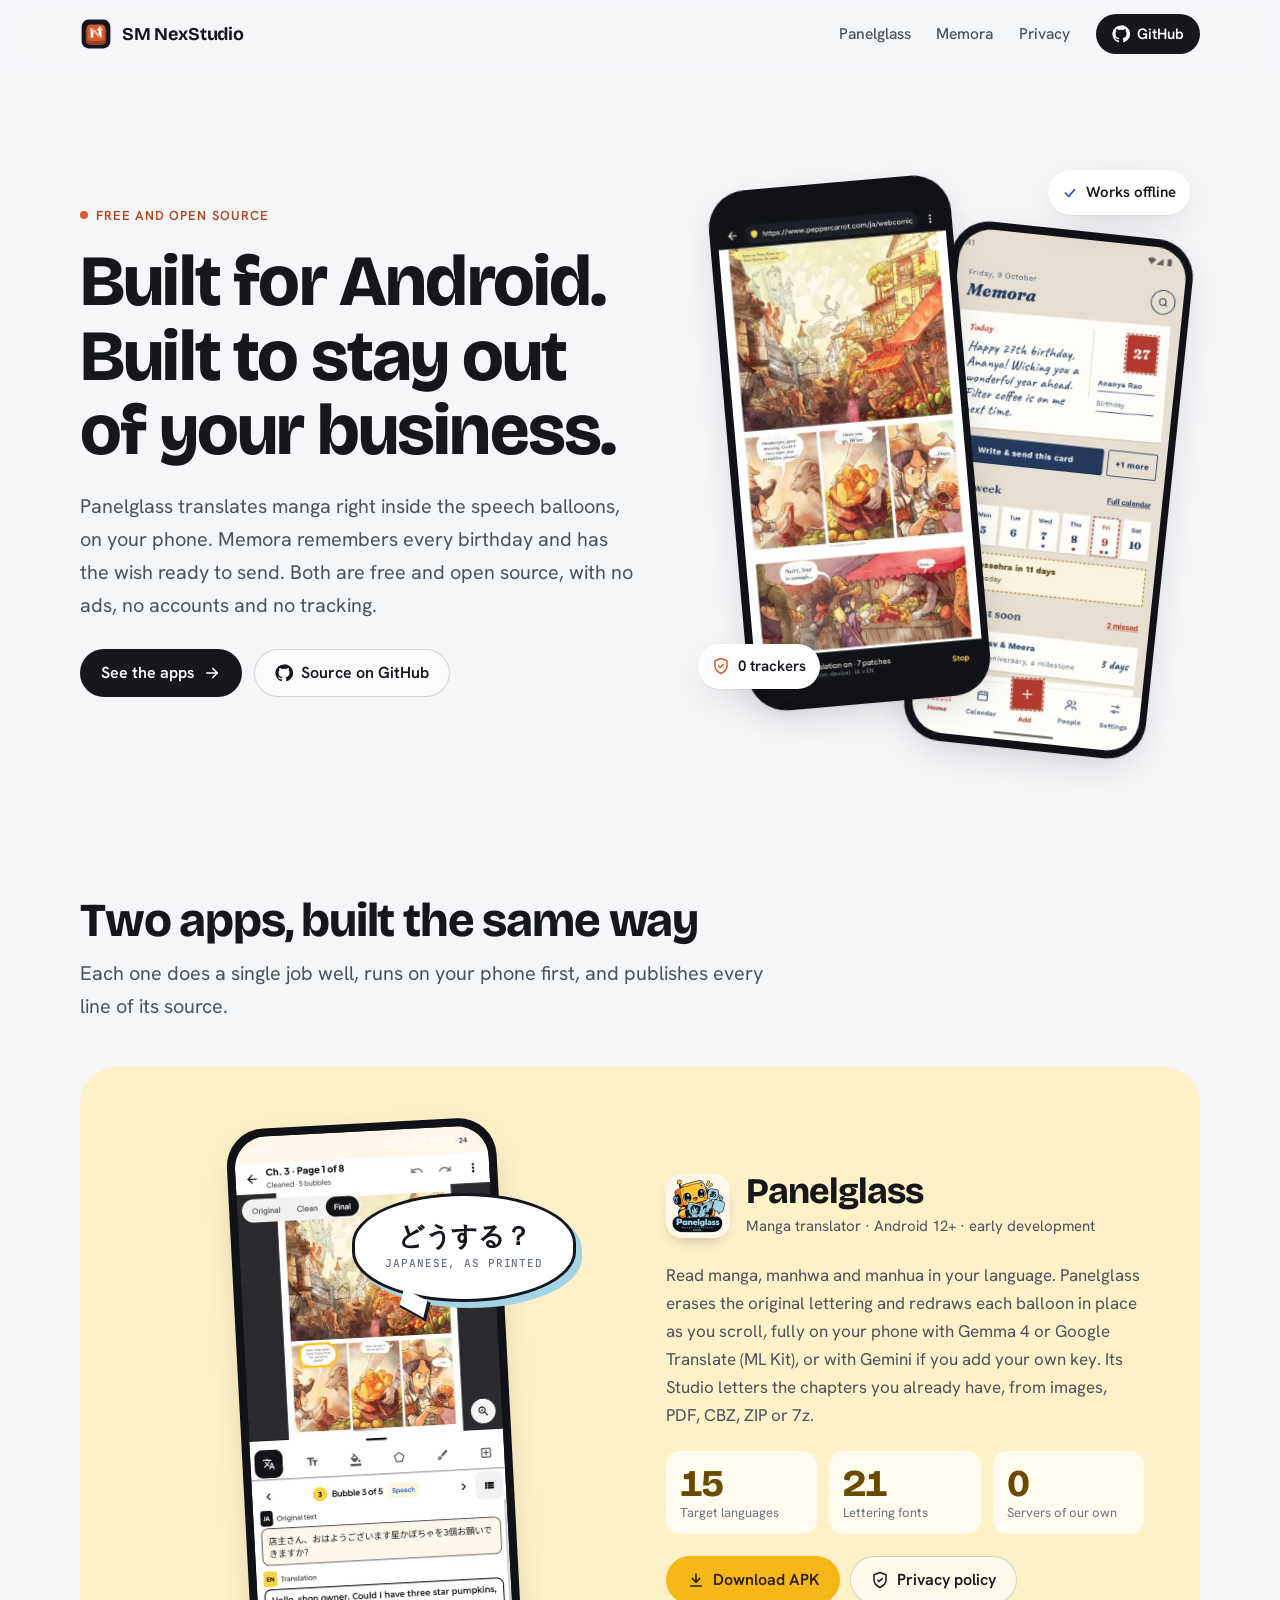
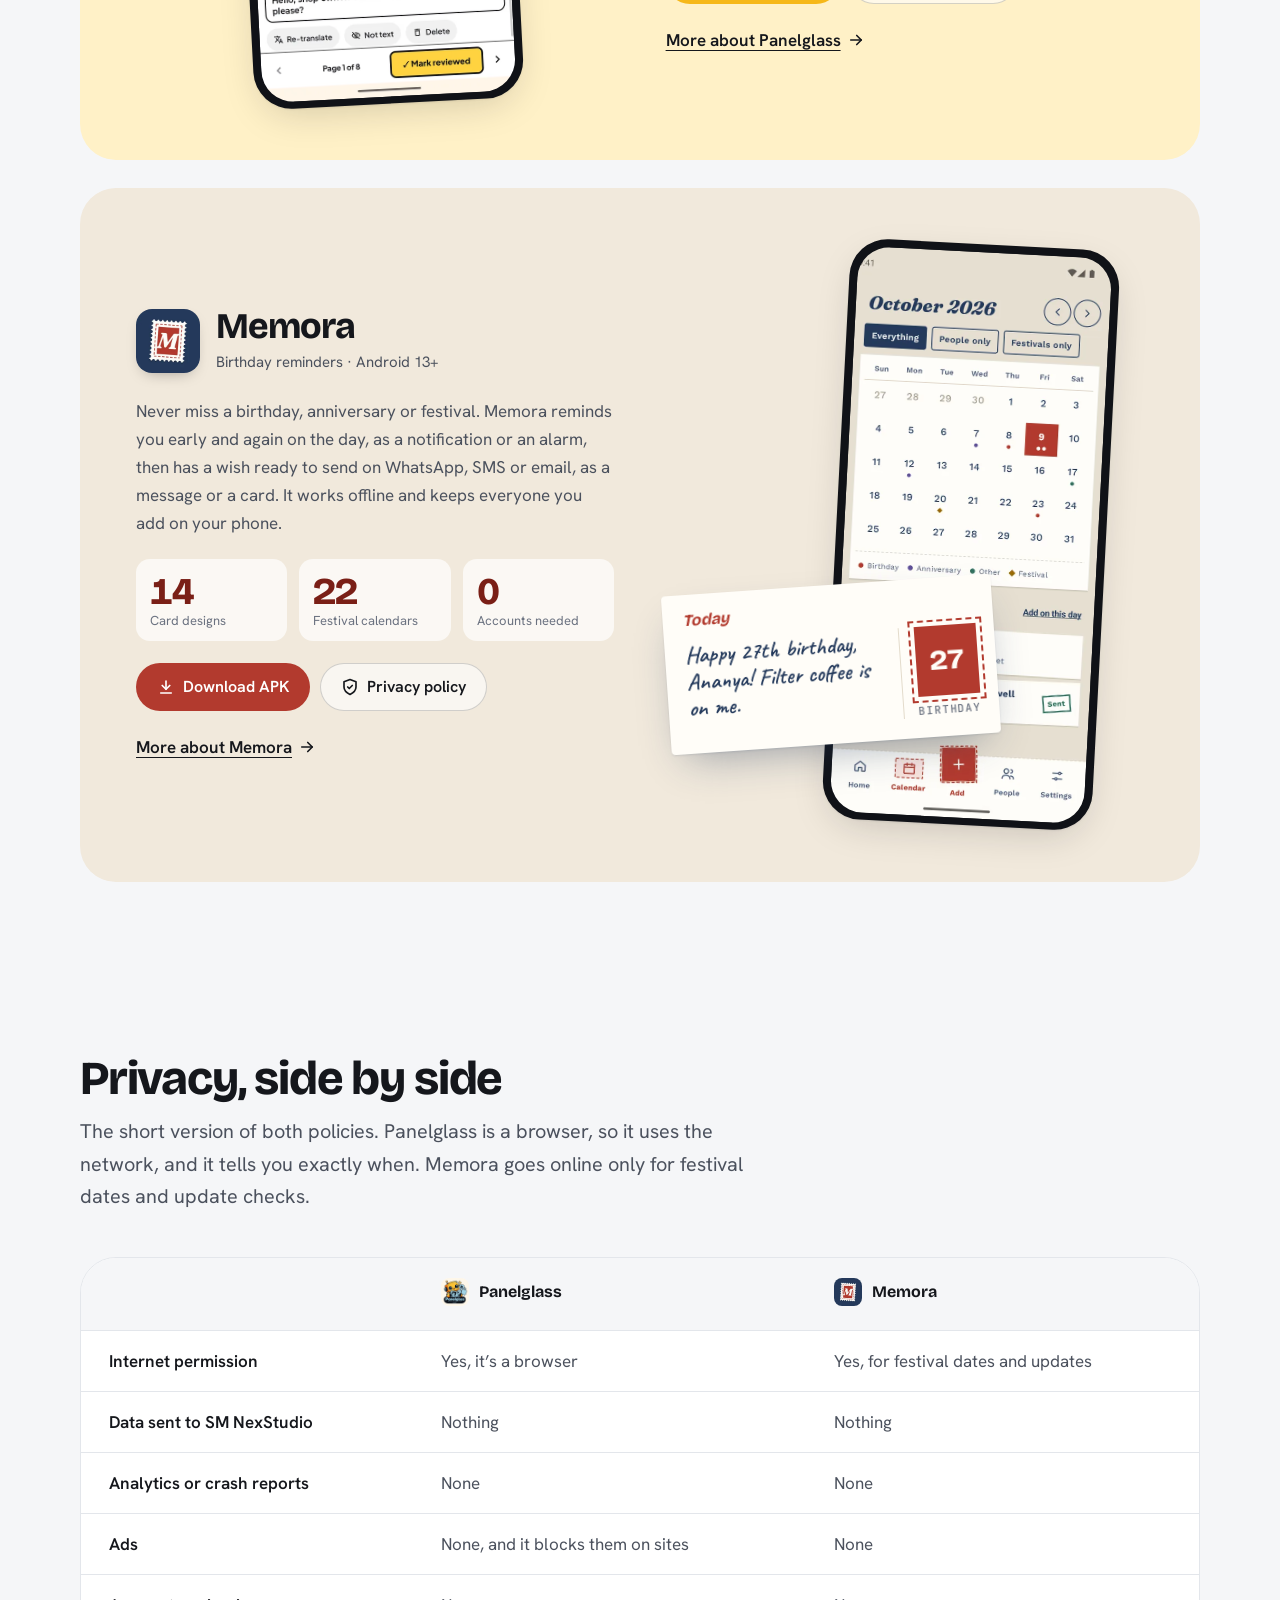
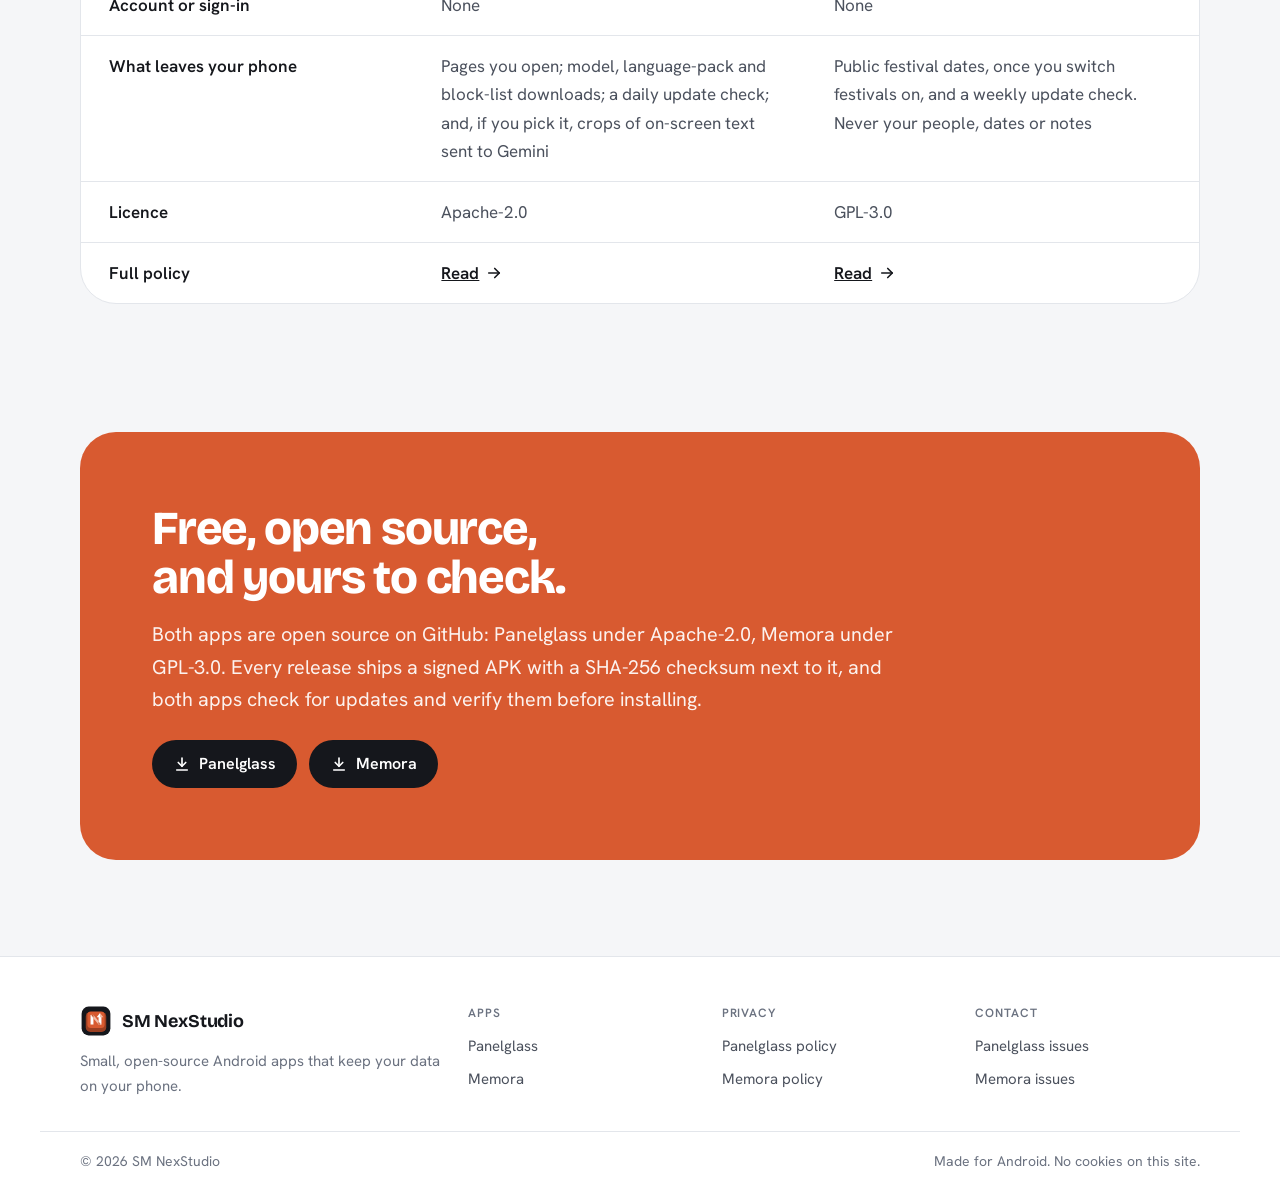
<file: index.html>
<!DOCTYPE html>
<html lang="en">
<head>
<meta charset="utf-8">
<meta name="viewport" content="width=device-width, initial-scale=1, viewport-fit=cover">
<title>SM NexStudio | Privacy-First, Open-Source Android Apps</title>
<meta name="description" content="SM NexStudio builds Panelglass and Memora: open-source Android apps that keep your data on your device. On-device manga translation and birthday reminders with zero tracking.">
<meta name="author" content="SM NexStudio">
<meta name="robots" content="index, follow">

<!-- Open Graph / Facebook -->
<meta property="og:type" content="website">
<meta property="og:site_name" content="SM NexStudio">
<meta property="og:title" content="SM NexStudio | Privacy-First, Open-Source Android Apps">
<meta property="og:description" content="Open-source Android apps built to stay out of your business. Panelglass on-device manga translator and Memora birthday reminders. Zero ads, zero tracking.">
<meta property="og:image" content="/assets/panelglass-reader-en.webp">

<!-- Twitter -->
<meta name="twitter:card" content="summary_large_image">
<meta name="twitter:title" content="SM NexStudio | Privacy-First, Open-Source Android Apps">
<meta name="twitter:description" content="Open-source Android apps built to stay out of your business. Panelglass on-device manga translator and Memora birthday reminders. Zero ads, zero tracking.">
<meta name="twitter:image" content="/assets/panelglass-reader-en.webp">

<meta name="theme-color" content="#F5F6F8">
<link rel="icon" href="assets/smnexstudio-favicon.svg" type="image/svg+xml">
<link rel="preconnect" href="https://fonts.googleapis.com">
<link rel="preconnect" href="https://fonts.gstatic.com" crossorigin>
<link rel="stylesheet" href="https://fonts.googleapis.com/css2?family=Bricolage+Grotesque:opsz,wght@12..96,500..800&family=Hanken+Grotesk:ital,wght@0,400..700;1,400&family=JetBrains+Mono:wght@500&family=Caveat:wght@600&display=swap">
<link rel="stylesheet" href="style.css">

<!-- Structured Data (Schema.org) -->
<script type="application/ld+json">
{
  "@context": "https://schema.org",
  "@graph": [
    {
      "@type": "Organization",
      "@id": "/#organization",
      "name": "SM NexStudio",
      "url": "/",
      "logo": "/assets/smnexstudio.svg",
      "sameAs": [
        "https://github.com/smnexstudio"
      ]
    },
    {
      "@type": "WebSite",
      "@id": "/#website",
      "url": "/",
      "name": "SM NexStudio",
      "publisher": {
        "@id": "/#organization"
      }
    },
    {
      "@type": "SoftwareApplication",
      "name": "Panelglass",
      "operatingSystem": "Android 12+",
      "applicationCategory": "BooksApplication",
      "offers": {
        "@type": "Offer",
        "price": "0",
        "priceCurrency": "USD"
      },
      "description": "On-device manga, manhwa, and manhua speech balloon translator powered by local AI and ML Kit.",
      "url": "/panelglass.html",
      "downloadUrl": "https://github.com/smnexstudio/Panelglass/releases/latest"
    },
    {
      "@type": "SoftwareApplication",
      "name": "Memora",
      "operatingSystem": "Android 13+",
      "applicationCategory": "LifestyleApplication",
      "offers": {
        "@type": "Offer",
        "price": "0",
        "priceCurrency": "USD"
      },
      "description": "Birthday, anniversary and festival reminders with ready-made wishes and postcards for WhatsApp, SMS or email. Works offline and keeps your data on your phone.",
      "url": "/memora.html",
      "downloadUrl": "https://github.com/smnexstudio/Memora/releases/latest"
    }
  ]
}
</script>
</head>
<body class="page-home">
<a class="skip" href="#main">Skip to content</a>
<header class="nav" data-nav>
  <div class="wrap nav__in">
    <a class="brand" href="index.html"><img src="assets/smnexstudio.svg" alt="" width="32" height="32"><span>SM NexStudio</span></a>
    <button class="nav__toggle" type="button" aria-label="Menu" aria-expanded="false" aria-controls="menu" data-nav-toggle><svg viewBox="0 0 24 24" width="22" height="22" fill="none" stroke="currentColor" stroke-width="2" stroke-linecap="round" aria-hidden="true"><path d="M4 7h16M4 12h16M4 17h16"/></svg></button>
    <nav class="nav__menu" id="menu" data-nav-menu aria-label="Main">
      <a href="panelglass.html">Panelglass</a>
      <a href="memora.html">Memora</a>
      <a href="index.html#privacy">Privacy</a>
      <a class="btn btn--sm btn--ink" href="https://github.com/smnexstudio" target="_blank" rel="noopener noreferrer"><svg viewBox="0 0 24 24" width="18" height="18" fill="currentColor" aria-hidden="true"><path d="M12 .5a11.5 11.5 0 0 0-3.64 22.41c.58.1.79-.25.79-.56v-2c-3.2.7-3.88-1.37-3.88-1.37-.53-1.33-1.28-1.69-1.28-1.69-1.05-.71.08-.7.08-.7 1.16.08 1.77 1.19 1.77 1.19 1.03 1.77 2.7 1.26 3.36.96.1-.75.4-1.26.73-1.55-2.55-.29-5.24-1.28-5.24-5.68 0-1.26.45-2.28 1.19-3.09-.12-.29-.52-1.46.11-3.04 0 0 .97-.31 3.17 1.18a11 11 0 0 1 5.77 0c2.2-1.49 3.17-1.18 3.17-1.18.63 1.58.23 2.75.11 3.04.74.81 1.19 1.83 1.19 3.09 0 4.41-2.69 5.38-5.26 5.67.41.36.78 1.06.78 2.14v3.17c0 .31.21.67.8.56A11.5 11.5 0 0 0 12 .5Z"/></svg><span>GitHub</span></a>
    </nav>
  </div>
</header>

<main id="main">
  <section class="hero wrap">
    <div class="hero__copy">
      <p class="eyebrow">Free and open source</p>
      <h1><span>Built for Android.</span> <span>Built to stay out of your&nbsp;business.</span></h1>
      <p class="lede">Panelglass translates manga right inside the speech balloons, on your phone. Memora remembers every birthday and has the wish ready to send. Both are free and open source, with no ads, no accounts and no tracking.</p>
      <div class="hero__cta">
        <a class="btn btn--ink" href="#apps">See the apps <svg viewBox="0 0 24 24" width="18" height="18" fill="none" stroke="currentColor" stroke-width="2.2" stroke-linecap="round" stroke-linejoin="round" aria-hidden="true"><path d="M5 12h14"/><path d="m13 6 6 6-6 6"/></svg></a>
        <a class="btn btn--ghost" href="https://github.com/smnexstudio" target="_blank" rel="noopener noreferrer"><svg viewBox="0 0 24 24" width="18" height="18" fill="currentColor" aria-hidden="true"><path d="M12 .5a11.5 11.5 0 0 0-3.64 22.41c.58.1.79-.25.79-.56v-2c-3.2.7-3.88-1.37-3.88-1.37-.53-1.33-1.28-1.69-1.28-1.69-1.05-.71.08-.7.08-.7 1.16.08 1.77 1.19 1.77 1.19 1.03 1.77 2.7 1.26 3.36.96.1-.75.4-1.26.73-1.55-2.55-.29-5.24-1.28-5.24-5.68 0-1.26.45-2.28 1.19-3.09-.12-.29-.52-1.46.11-3.04 0 0 .97-.31 3.17 1.18a11 11 0 0 1 5.77 0c2.2-1.49 3.17-1.18 3.17-1.18.63 1.58.23 2.75.11 3.04.74.81 1.19 1.83 1.19 3.09 0 4.41-2.69 5.38-5.26 5.67.41.36.78 1.06.78 2.14v3.17c0 .31.21.67.8.56A11.5 11.5 0 0 0 12 .5Z"/></svg> Source on GitHub</a>
      </div>
    </div>
    <div class="hero__art" aria-hidden="true">
      <figure class="phone phone--back"><img src="assets/memora-home.webp" alt="Memora birthday reminder home screen on Android" width="560" height="1245"></figure>
      <figure class="phone phone--front"><img src="assets/panelglass-reader-en.webp" alt="A comic page translated into English inside its speech balloons by Panelglass" width="560" height="1245"></figure>
      <div class="hero__chip hero__chip--a"><svg viewBox="0 0 24 24" width="18" height="18" fill="none" stroke="currentColor" stroke-width="2" stroke-linecap="round" stroke-linejoin="round" aria-hidden="true"><path d="M12 22s8-4 8-10V5l-8-3-8 3v7c0 6 8 10 8 10"/><path d="m9 12 2 2 4-4"/></svg> 0 trackers</div>
      <div class="hero__chip hero__chip--b"><svg viewBox="0 0 24 24" width="16" height="16" fill="none" stroke="currentColor" stroke-width="2.6" stroke-linecap="round" stroke-linejoin="round" aria-hidden="true"><path d="m5 12 5 5 9-10"/></svg> Works offline</div>
    </div>
  </section>

  <section class="apps wrap" id="apps" aria-labelledby="apps-h">
    <div class="sec-head">
      <h2 id="apps-h">Two apps, built the same way</h2>
      <p>Each one does a single job well, runs on your phone first, and publishes every line of its source.</p>
    </div>

    <article class="product product--pg" id="panelglass">
      <div class="product__copy">
        <div class="product__id"><img src="assets/panelglass-icon.webp" alt="Panelglass app icon" width="64" height="64"><div><h3><a href="panelglass.html">Panelglass</a></h3><p>Manga translator &middot; Android 12+ &middot; early development</p></div></div>
        <p class="product__lede">Read manga, manhwa and manhua in your language. Panelglass erases the original lettering and redraws each balloon in place as you scroll, fully on your phone with Gemma&nbsp;4 or Google Translate (ML&nbsp;Kit), or with Gemini if you add your own key. Its Studio letters the chapters you already have, from images, PDF, CBZ, ZIP or 7z.</p>
        <dl class="stats">
          <div><dt>Target languages</dt><dd>15</dd></div>
          <div><dt>Lettering fonts</dt><dd>21</dd></div>
          <div><dt>Servers of our own</dt><dd>0</dd></div>
        </dl>
        <div class="product__cta">
          <a class="btn btn--pg" href="https://github.com/smnexstudio/Panelglass/releases/latest" target="_blank" rel="noopener noreferrer"><svg viewBox="0 0 24 24" width="18" height="18" fill="none" stroke="currentColor" stroke-width="2.2" stroke-linecap="round" stroke-linejoin="round" aria-hidden="true"><path d="M12 4v11"/><path d="m7 10 5 5 5-5"/><path d="M5 20h14"/></svg> Download APK</a>
          <a class="btn btn--ghost" href="panelglass-privacy-policy.html"><svg viewBox="0 0 24 24" width="18" height="18" fill="none" stroke="currentColor" stroke-width="2" stroke-linecap="round" stroke-linejoin="round" aria-hidden="true"><path d="M12 22s8-4 8-10V5l-8-3-8 3v7c0 6 8 10 8 10"/><path d="m9 12 2 2 4-4"/></svg> Privacy policy</a>
        </div>
        <a class="product__more" href="panelglass.html">More about Panelglass <svg viewBox="0 0 24 24" width="18" height="18" fill="none" stroke="currentColor" stroke-width="2.2" stroke-linecap="round" stroke-linejoin="round" aria-hidden="true"><path d="M5 12h14"/><path d="m13 6 6 6-6 6"/></svg></a>
      </div>
      <div class="product__art product__art--pg">
        <figure class="phone phone--flat"><img src="assets/panelglass-studio-review.webp" alt="Panelglass Studio reviewing a translated comic page balloon by balloon" width="560" height="1245" loading="lazy"></figure>
        <div class="balloon" data-balloon='[["どうする？", "ja", "Japanese, as printed"], ["What now?", "en", "English"], ["अब क्या?", "hi", "Hindi"], ["¿Y ahora?", "es", "Spanish"]]' aria-live="off">
          <span class="balloon__text" data-balloon-text lang="ja">どうする？</span>
          <span class="balloon__tag" data-balloon-tag>Japanese, as printed</span>
        </div>
      </div>
    </article>

    <article class="product product--mem" id="memora">
      <div class="product__copy">
        <div class="product__id"><img src="assets/memora-icon.webp" alt="Memora app icon" width="64" height="64"><div><h3><a href="memora.html">Memora</a></h3><p>Birthday reminders &middot; Android 13+</p></div></div>
        <p class="product__lede">Never miss a birthday, anniversary or festival. Memora reminds you early and again on the day, as a notification or an alarm, then has a wish ready to send on WhatsApp, SMS or email, as a message or a card. It works offline and keeps everyone you add on your phone.</p>
        <dl class="stats">
          <div><dt>Card designs</dt><dd>14</dd></div>
          <div><dt>Festival calendars</dt><dd>22</dd></div>
          <div><dt>Accounts needed</dt><dd>0</dd></div>
        </dl>
        <div class="product__cta">
          <a class="btn btn--mem" href="https://github.com/smnexstudio/Memora/releases/latest" target="_blank" rel="noopener noreferrer"><svg viewBox="0 0 24 24" width="18" height="18" fill="none" stroke="currentColor" stroke-width="2.2" stroke-linecap="round" stroke-linejoin="round" aria-hidden="true"><path d="M12 4v11"/><path d="m7 10 5 5 5-5"/><path d="M5 20h14"/></svg> Download APK</a>
          <a class="btn btn--ghost" href="memora-privacy-policy.html"><svg viewBox="0 0 24 24" width="18" height="18" fill="none" stroke="currentColor" stroke-width="2.2" stroke-linecap="round" stroke-linejoin="round" aria-hidden="true"><path d="M12 22s8-4 8-10V5l-8-3-8 3v7c0 6 8 10 8 10"/><path d="m9 12 2 2 4-4"/></svg> Privacy policy</a>
        </div>
        <a class="product__more" href="memora.html">More about Memora <svg viewBox="0 0 24 24" width="18" height="18" fill="none" stroke="currentColor" stroke-width="2.2" stroke-linecap="round" stroke-linejoin="round" aria-hidden="true"><path d="M5 12h14"/><path d="m13 6 6 6-6 6"/></svg></a>
      </div>
      <div class="product__art product__art--mem">
        <figure class="phone phone--flat"><img src="assets/memora-calendar.webp" alt="Memora month calendar with birthdays, anniversaries and festivals marked" width="560" height="1245" loading="lazy"></figure>
        <div class="postcard" data-postcard='[["Today", "Happy 27th birthday, Ananya! Filter coffee is on me.", "27", "Birthday"], ["In 3 days", "Ten years, Raghav &amp; Meera. Here&rsquo;s to ten more!", "10", "Anniversary"], ["In 11 days", "Happy Dussehra to everyone at home!", "20", "Festival"], ["Lunar date", "Happy birthday, Ajji! Same tithi, every year.", "81", "Tithi birthday"]]' aria-hidden="true">
          <span class="postcard__when" data-postcard-when>Today</span>
          <span class="postcard__msg" data-postcard-msg>Happy 27th birthday, Ananya! Filter coffee is on me.</span>
          <span class="postcard__side"><span class="stamp" data-postcard-stamp>27</span><span class="postcard__tag" data-postcard-tag>Birthday</span></span>
        </div>
      </div>
    </article>
  </section>

  <section class="compare wrap" id="privacy" aria-labelledby="privacy-h">
    <div class="sec-head">
      <h2 id="privacy-h">Privacy, side by side</h2>
      <p>The short version of both policies. Panelglass is a browser, so it uses the network, and it tells you exactly when. Memora goes online only for festival dates and update checks.</p>
    </div>
    <div class="table-scroll" role="region" aria-label="Privacy comparison" tabindex="0">
      <table class="cmp">
        <thead><tr><th scope="col"><span class="sr">Question</span></th>
          <th scope="col"><span class="cmp__app"><img src="assets/panelglass-icon.webp" alt="" width="28" height="28">Panelglass</span></th>
          <th scope="col"><span class="cmp__app"><img src="assets/memora-icon.webp" alt="" width="28" height="28">Memora</span></th></tr></thead>
        <tbody><tr><th scope="row">Internet permission</th><td>Yes, it&rsquo;s a browser</td><td>Yes, for festival dates and updates</td></tr><tr><th scope="row">Data sent to SM NexStudio</th><td>Nothing</td><td>Nothing</td></tr><tr><th scope="row">Analytics or crash reports</th><td>None</td><td>None</td></tr><tr><th scope="row">Ads</th><td>None, and it blocks them on sites</td><td>None</td></tr><tr><th scope="row">Account or sign-in</th><td>None</td><td>None</td></tr><tr><th scope="row">What leaves your phone</th><td>Pages you open; model, language-pack and block-list downloads; a daily update check; and, if you pick it, crops of on-screen text sent to Gemini</td><td>Public festival dates, once you switch festivals on, and a weekly update check. Never your people, dates or notes</td></tr><tr><th scope="row">Licence</th><td>Apache-2.0</td><td>GPL-3.0</td></tr>
          <tr class="cmp__links"><th scope="row">Full policy</th><td><a href="panelglass-privacy-policy.html">Read <svg viewBox="0 0 24 24" width="18" height="18" fill="none" stroke="currentColor" stroke-width="2.2" stroke-linecap="round" stroke-linejoin="round" aria-hidden="true"><path d="M5 12h14"/><path d="m13 6 6 6-6 6"/></svg></a></td><td><a href="memora-privacy-policy.html">Read <svg viewBox="0 0 24 24" width="18" height="18" fill="none" stroke="currentColor" stroke-width="2.2" stroke-linecap="round" stroke-linejoin="round" aria-hidden="true"><path d="M5 12h14"/><path d="m13 6 6 6-6 6"/></svg></a></td></tr>
        </tbody>
      </table>
    </div>
  </section>

  <section class="band wrap" aria-labelledby="band-h">
    <div class="band__in">
      <h2 id="band-h">Free, open source, and yours to check.</h2>
      <p>Both apps are open source on GitHub: Panelglass under Apache-2.0, Memora under GPL-3.0. Every release ships a signed APK with a SHA-256 checksum next to it, and both apps check for updates and verify them before installing.</p>
      <div class="band__cta">
        <a class="btn btn--ink" href="https://github.com/smnexstudio/Panelglass/releases/latest" target="_blank" rel="noopener noreferrer"><svg viewBox="0 0 24 24" width="18" height="18" fill="none" stroke="currentColor" stroke-width="2.2" stroke-linecap="round" stroke-linejoin="round" aria-hidden="true"><path d="M12 4v11"/><path d="m7 10 5 5 5-5"/><path d="M5 20h14"/></svg> Panelglass</a>
        <a class="btn btn--ink" href="https://github.com/smnexstudio/Memora/releases/latest" target="_blank" rel="noopener noreferrer"><svg viewBox="0 0 24 24" width="18" height="18" fill="none" stroke="currentColor" stroke-width="2.2" stroke-linecap="round" stroke-linejoin="round" aria-hidden="true"><path d="M12 4v11"/><path d="m7 10 5 5 5-5"/><path d="M5 20h14"/></svg> Memora</a>
      </div>
    </div>
  </section>
</main>
<footer class="foot">
  <div class="wrap foot__in">
    <div class="foot__brand">
      <a class="brand" href="index.html"><img src="assets/smnexstudio.svg" alt="" width="32" height="32"><span>SM NexStudio</span></a>
      <p>Small, open-source Android apps that keep your data on your phone.</p>
    </div>
    <div class="foot__col">
      <h2>Apps</h2>
      <a href="panelglass.html">Panelglass</a>
      <a href="memora.html">Memora</a>
    </div>
    <div class="foot__col">
      <h2>Privacy</h2>
      <a href="panelglass-privacy-policy.html">Panelglass policy</a>
      <a href="memora-privacy-policy.html">Memora policy</a>
    </div>
    <div class="foot__col">
      <h2>Contact</h2>
      <a href="https://github.com/smnexstudio/Panelglass/issues" target="_blank" rel="noopener noreferrer">Panelglass issues</a>
      <a href="https://github.com/smnexstudio/Memora/issues" target="_blank" rel="noopener noreferrer">Memora issues</a>
    </div>
  </div>
  <div class="wrap foot__base"><span>&copy; <span data-year>2026</span> SM NexStudio</span><span>Made for Android. No cookies on this site.</span></div>
</footer>
<script src="assets/main.js"></script>
</body>
</html>
</file>
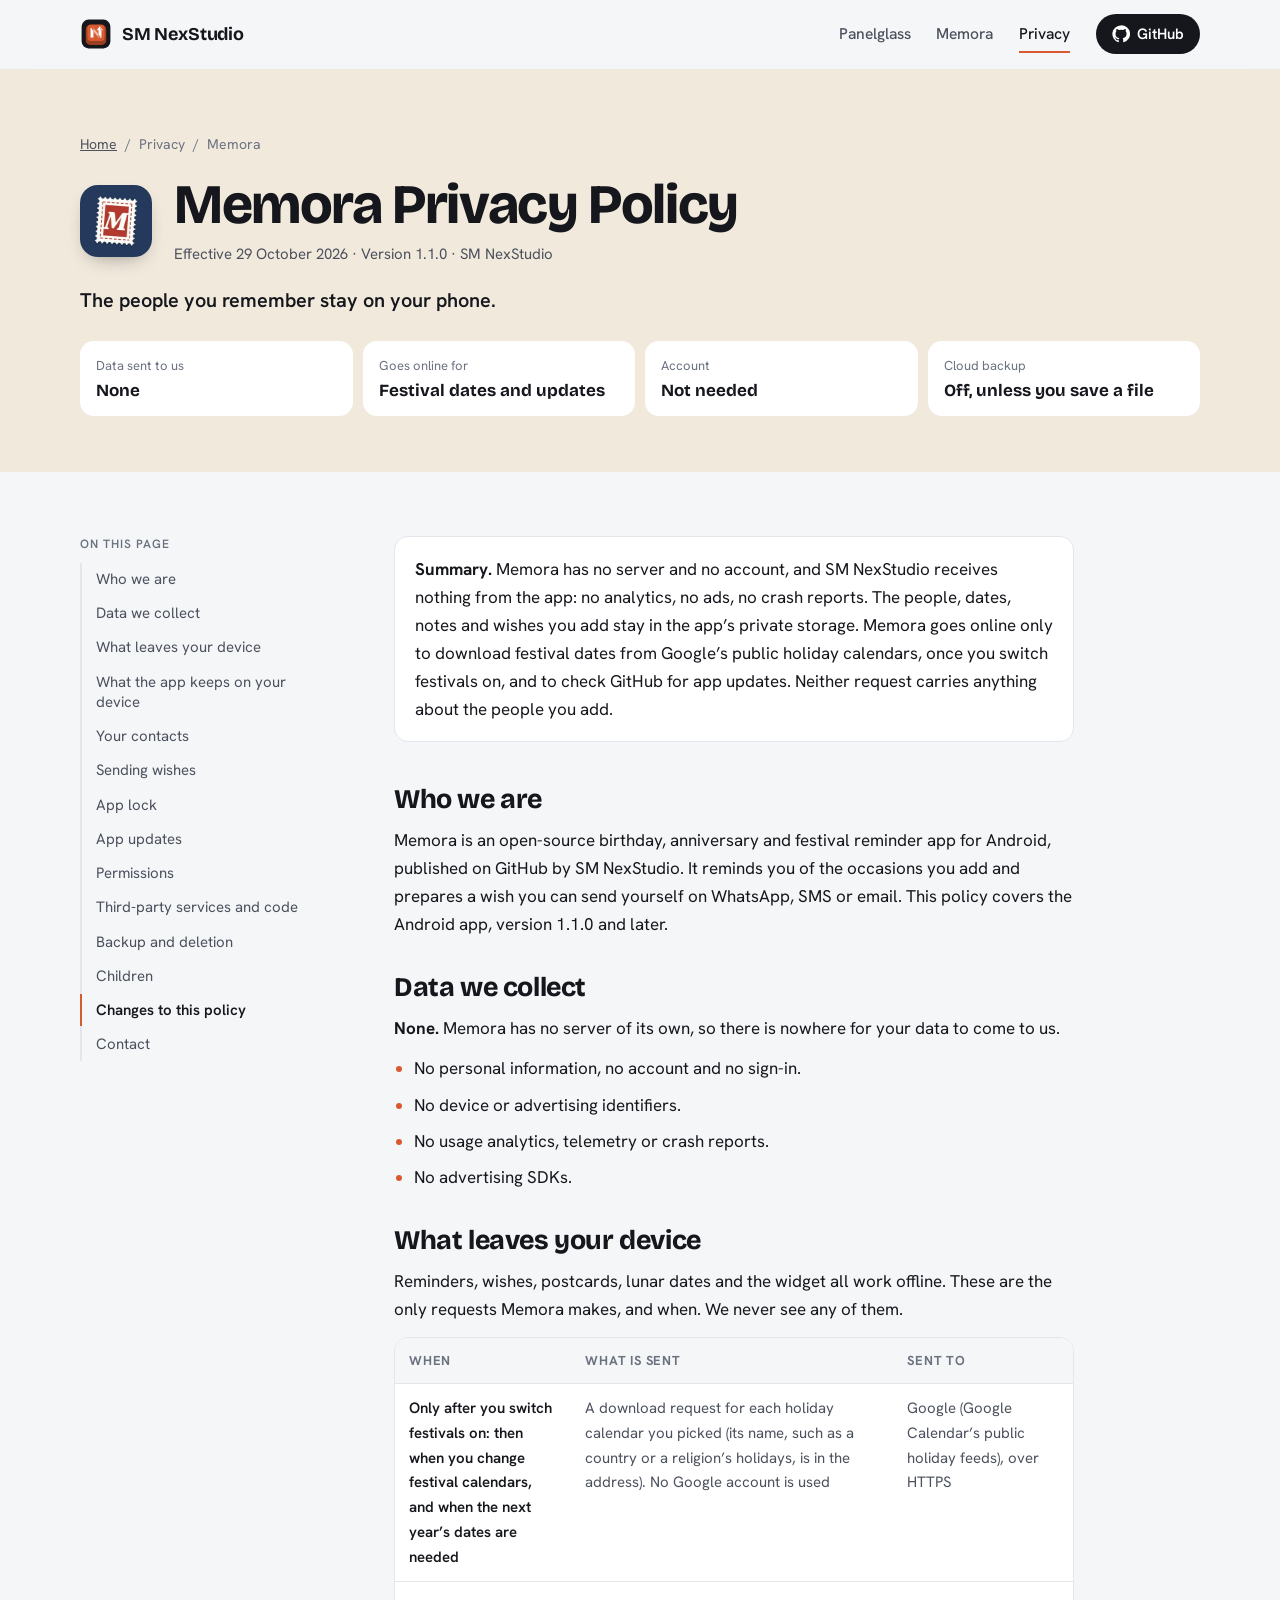
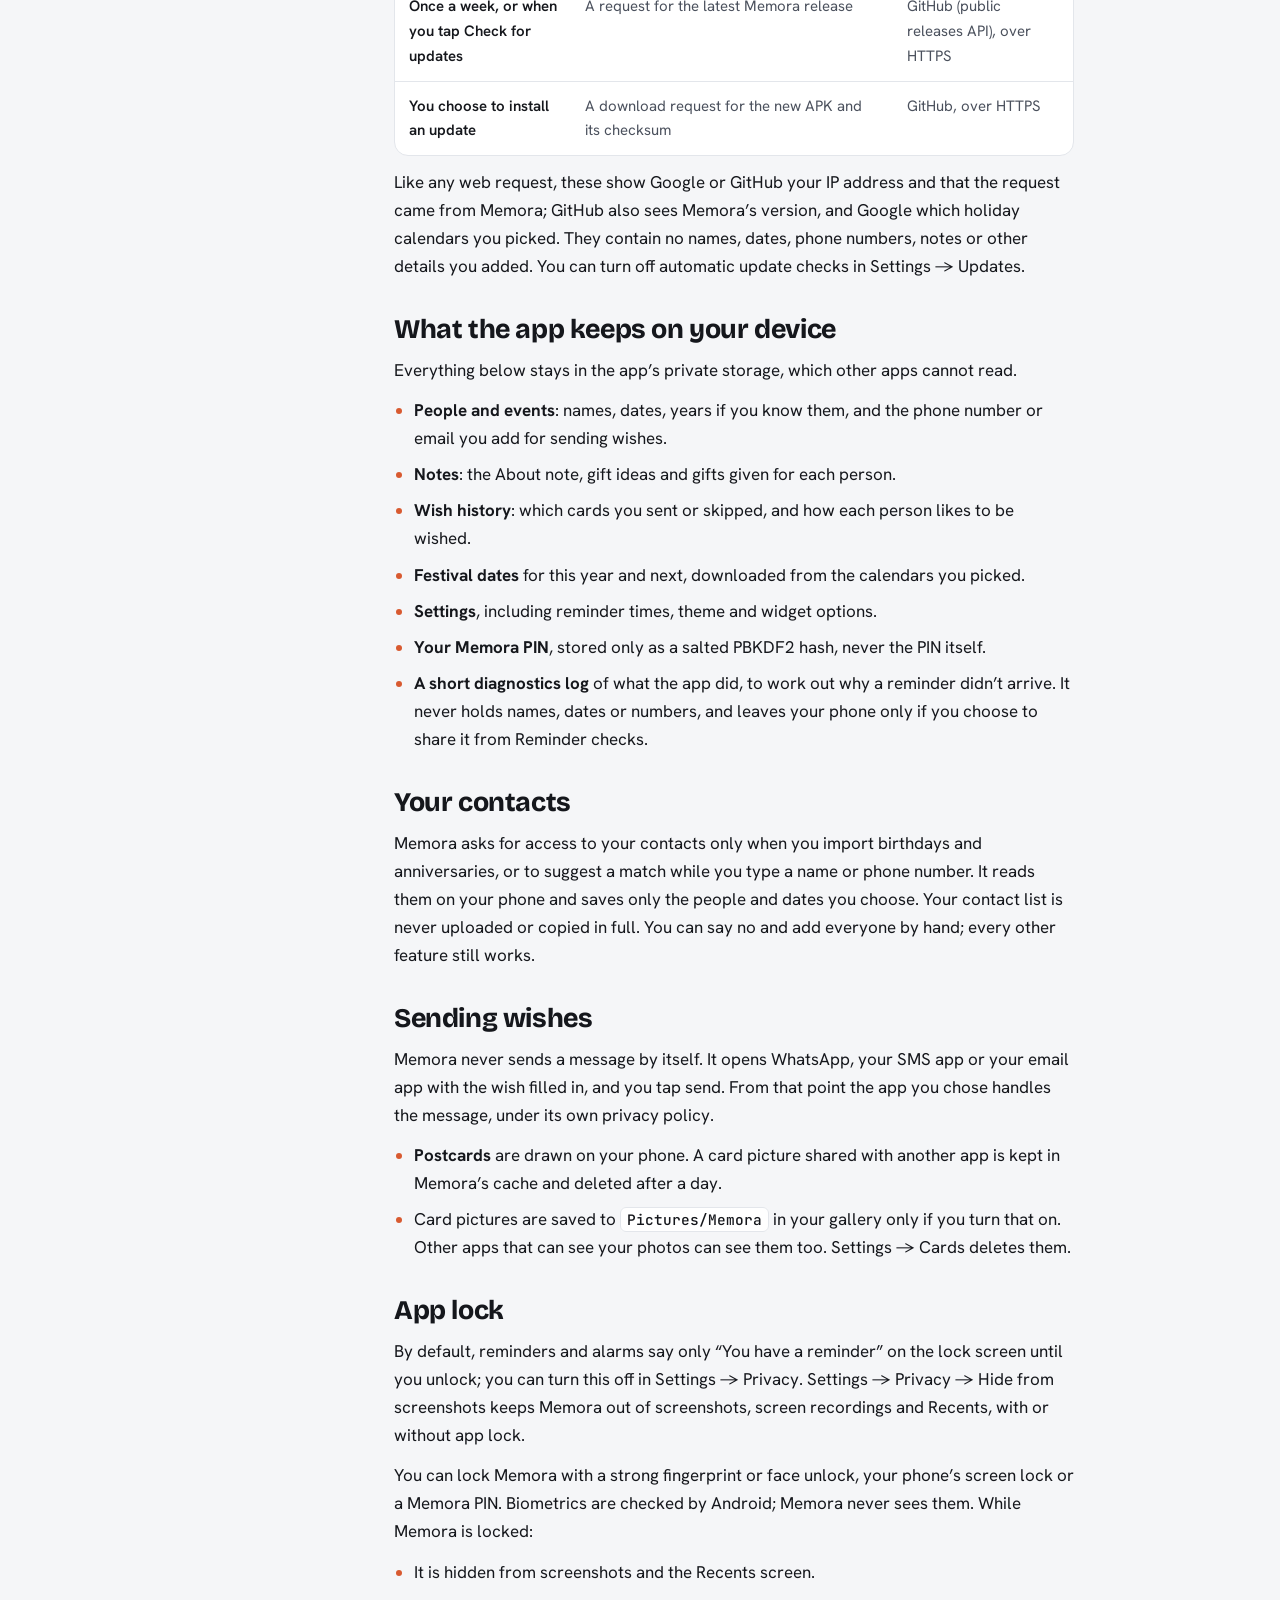
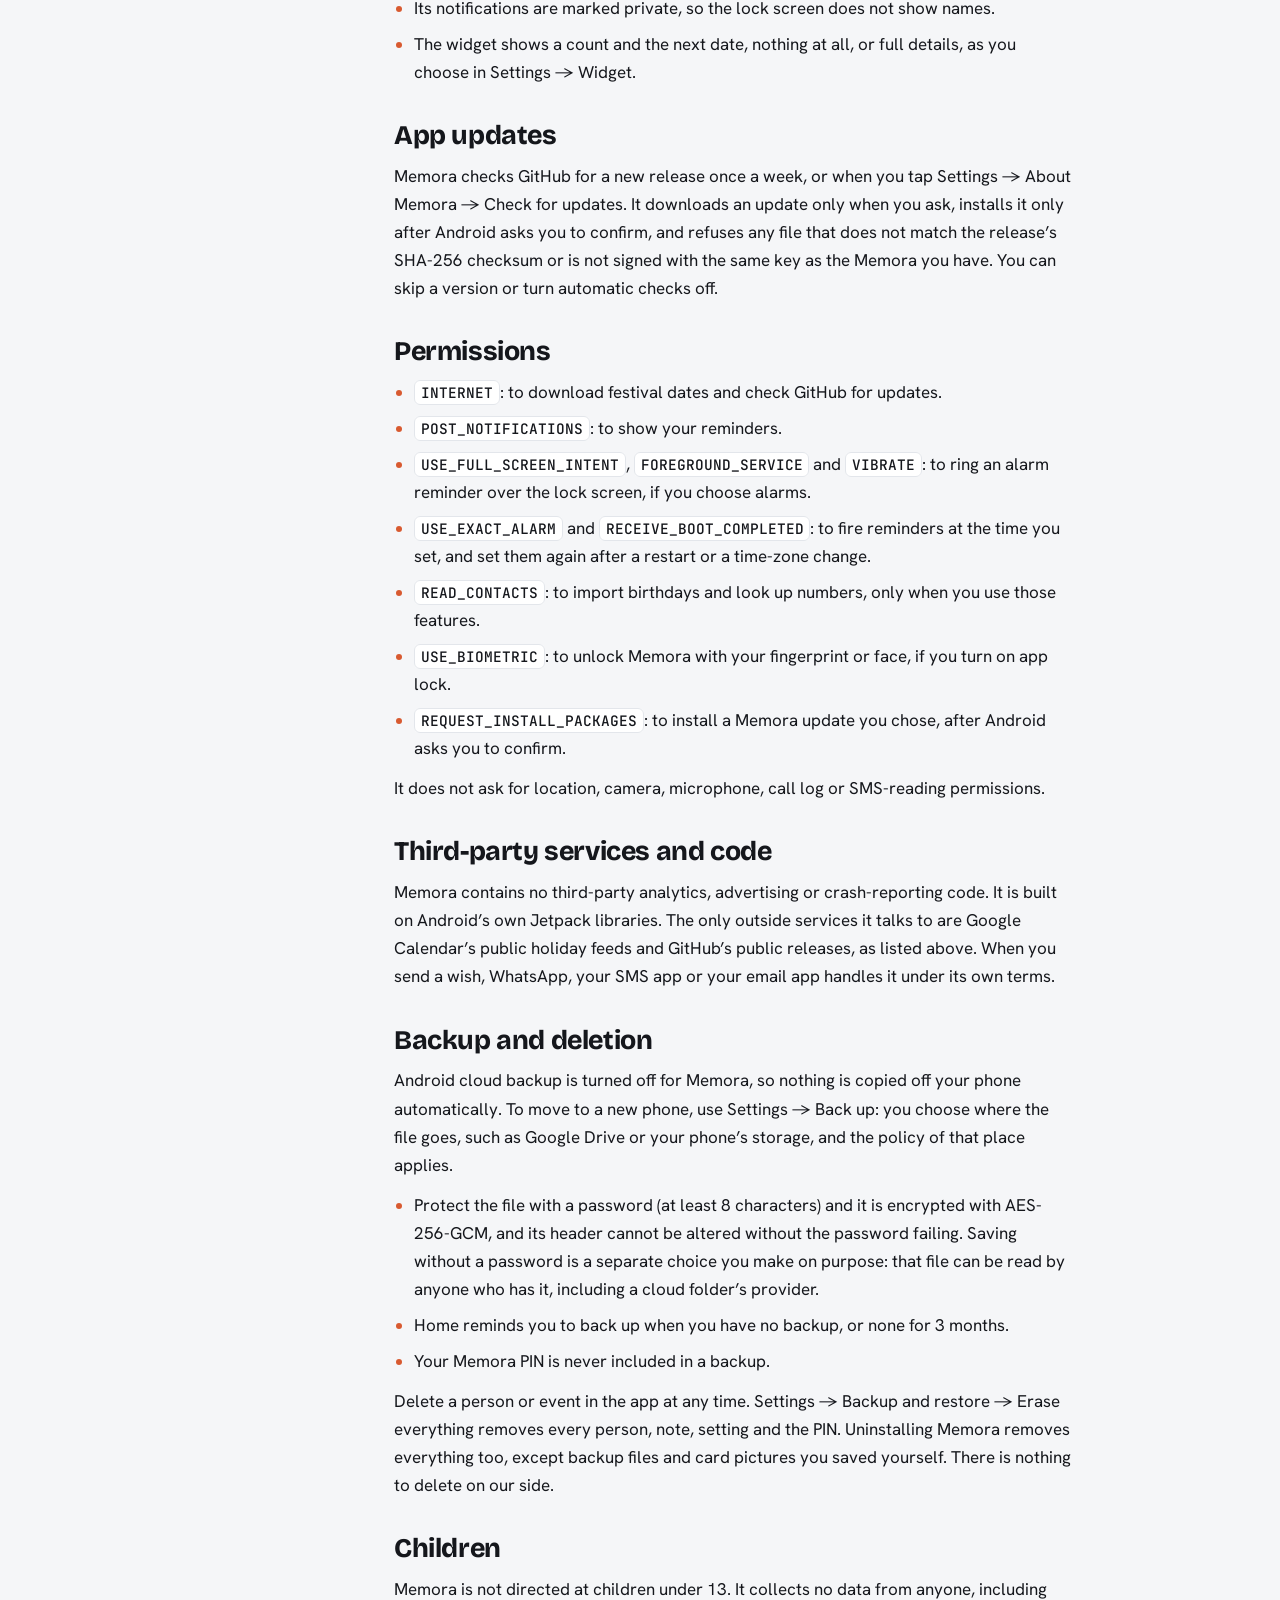
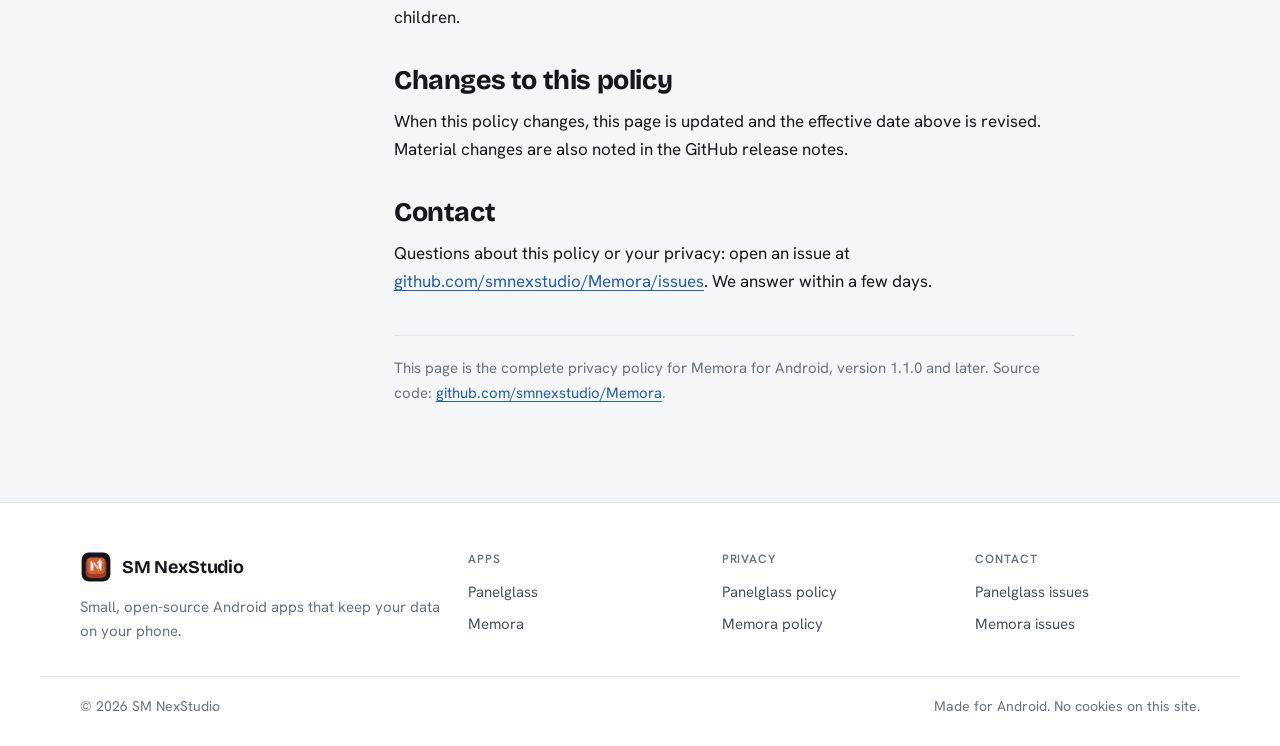
<file: memora-privacy-policy.html>
<!DOCTYPE html>
<html lang="en">
<head>
<meta charset="utf-8">
<meta name="viewport" content="width=device-width, initial-scale=1, viewport-fit=cover">
<title>Memora Privacy Policy | SM NexStudio</title>
<meta name="description" content="Memora privacy policy. No account, no ads, no analytics. Your people, dates and notes stay on your phone; Memora only goes online for festival dates, once you switch them on, and update checks.">
<meta name="author" content="SM NexStudio">
<meta name="robots" content="index, follow">

<!-- Open Graph / Facebook -->
<meta property="og:type" content="article">
<meta property="og:site_name" content="SM NexStudio">
<meta property="og:title" content="Memora Privacy Policy | SM NexStudio">
<meta property="og:description" content="Memora privacy policy. Your people, dates and notes stay on your phone. No account, no ads, no analytics.">
<meta property="og:image" content="/assets/memora-home.webp">

<!-- Twitter -->
<meta name="twitter:card" content="summary_large_image">
<meta name="twitter:title" content="Memora Privacy Policy | SM NexStudio">
<meta name="twitter:description" content="Memora privacy policy. Your people, dates and notes stay on your phone. No account, no ads, no analytics.">
<meta name="twitter:image" content="/assets/memora-home.webp">

<meta name="theme-color" content="#F5F6F8">
<link rel="icon" href="assets/smnexstudio-favicon.svg" type="image/svg+xml">
<link rel="preconnect" href="https://fonts.googleapis.com">
<link rel="preconnect" href="https://fonts.gstatic.com" crossorigin>
<link rel="stylesheet" href="https://fonts.googleapis.com/css2?family=Bricolage+Grotesque:opsz,wght@12..96,500..800&family=Hanken+Grotesk:ital,wght@0,400..700;1,400&family=JetBrains+Mono:wght@500&display=swap">
<link rel="stylesheet" href="style.css">

<!-- Structured Data (Schema.org) -->
<script type="application/ld+json">
{
  "@context": "https://schema.org",
  "@graph": [
    {
      "@type": "BreadcrumbList",
      "itemListElement": [
        {
          "@type": "ListItem",
          "position": 1,
          "name": "Home",
          "item": "/"
        },
        {
          "@type": "ListItem",
          "position": 2,
          "name": "Privacy",
          "item": "/#privacy"
        },
        {
          "@type": "ListItem",
          "position": 3,
          "name": "Memora Privacy Policy",
          "item": "/memora-privacy-policy.html"
        }
      ]
    },
    {
      "@type": "WebPage",
      "@id": "/memora-privacy-policy.html#webpage",
      "url": "/memora-privacy-policy.html",
      "name": "Memora Privacy Policy",
      "description": "Privacy policy for the Memora Android birthday and anniversary reminder app.",
      "publisher": {
        "@type": "Organization",
        "name": "SM NexStudio",
        "url": "/"
      }
    }
  ]
}
</script>
</head>
<body class="page-policy is-mem">
<a class="skip" href="#main">Skip to content</a>
<header class="nav" data-nav>
  <div class="wrap nav__in">
    <a class="brand" href="index.html"><img src="assets/smnexstudio.svg" alt="" width="32" height="32"><span>SM NexStudio</span></a>
    <button class="nav__toggle" type="button" aria-label="Menu" aria-expanded="false" aria-controls="menu" data-nav-toggle><svg viewBox="0 0 24 24" width="22" height="22" fill="none" stroke="currentColor" stroke-width="2" stroke-linecap="round" aria-hidden="true"><path d="M4 7h16M4 12h16M4 17h16"/></svg></button>
    <nav class="nav__menu" id="menu" data-nav-menu aria-label="Main">
      <a href="panelglass.html">Panelglass</a>
      <a href="memora.html">Memora</a>
      <a href="index.html#privacy" aria-current="true">Privacy</a>
      <a class="btn btn--sm btn--ink" href="https://github.com/smnexstudio" target="_blank" rel="noopener noreferrer"><svg viewBox="0 0 24 24" width="18" height="18" fill="currentColor" aria-hidden="true"><path d="M12 .5a11.5 11.5 0 0 0-3.64 22.41c.58.1.79-.25.79-.56v-2c-3.2.7-3.88-1.37-3.88-1.37-.53-1.33-1.28-1.69-1.28-1.69-1.05-.71.08-.7.08-.7 1.16.08 1.77 1.19 1.77 1.19 1.03 1.77 2.7 1.26 3.36.96.1-.75.4-1.26.73-1.55-2.55-.29-5.24-1.28-5.24-5.68 0-1.26.45-2.28 1.19-3.09-.12-.29-.52-1.46.11-3.04 0 0 .97-.31 3.17 1.18a11 11 0 0 1 5.77 0c2.2-1.49 3.17-1.18 3.17-1.18.63 1.58.23 2.75.11 3.04.74.81 1.19 1.83 1.19 3.09 0 4.41-2.69 5.38-5.26 5.67.41.36.78 1.06.78 2.14v3.17c0 .31.21.67.8.56A11.5 11.5 0 0 0 12 .5Z"/></svg><span>GitHub</span></a>
    </nav>
  </div>
</header>

<main id="main">
  <section class="phero">
    <div class="wrap phero__in">
      <nav class="crumbs" aria-label="Breadcrumb"><a href="index.html">Home</a><span aria-hidden="true">/</span><span>Privacy</span><span aria-hidden="true">/</span><span>Memora</span></nav>
      <div class="phero__title">
        <img src="assets/memora-icon.webp" alt="Memora app icon" width="72" height="72">
        <div>
          <h1>Memora Privacy Policy</h1>
          <p class="phero__meta">Effective 29 October 2026 &middot; Version 1.1.0 &middot; SM NexStudio</p>
        </div>
      </div>
      <p class="phero__lead">The people you remember stay on your phone.</p>
      <dl class="glance"><div class="glance__item"><dt>Data sent to us</dt><dd>None</dd></div><div class="glance__item"><dt>Goes online for</dt><dd>Festival dates and updates</dd></div><div class="glance__item"><dt>Account</dt><dd>Not needed</dd></div><div class="glance__item"><dt>Cloud backup</dt><dd>Off, unless you save a file</dd></div></dl>
    </div>
  </section>

  <div class="wrap doc">
    <aside class="doc__toc">
      <details open data-toc-details>
        <summary>On this page</summary>
        <ol data-toc><li><a href="#who">Who we are</a></li><li><a href="#collect">Data we collect</a></li><li><a href="#leaves">What leaves your device</a></li><li><a href="#device">What the app keeps on your device</a></li><li><a href="#contacts">Your contacts</a></li><li><a href="#wishes">Sending wishes</a></li><li><a href="#lock">App lock</a></li><li><a href="#updates">App updates</a></li><li><a href="#permissions">Permissions</a></li><li><a href="#thirdparty">Third-party services and code</a></li><li><a href="#retention">Backup and deletion</a></li><li><a href="#children">Children</a></li><li><a href="#changes">Changes to this policy</a></li><li><a href="#contact">Contact</a></li></ol>
      </details>
    </aside>
    <article class="doc__body">
      <div class="summary"><strong>Summary.</strong> Memora has no server and no account, and SM NexStudio receives nothing from the app: no analytics, no ads, no crash reports. The people, dates, notes and wishes you add stay in the app&rsquo;s private storage. Memora goes online only to download festival dates from Google&rsquo;s public holiday calendars, once you switch festivals on, and to check GitHub for app updates. Neither request carries anything about the people you add.</div>
      <section id="who" class="doc__sec"><h2>Who we are</h2>
<p>Memora is an open-source birthday, anniversary and festival reminder app for Android, published on GitHub by SM NexStudio. It reminds you of the occasions you add and prepares a wish you can send yourself on WhatsApp, SMS or email. This policy covers the Android app, version 1.1.0 and later.</p></section><section id="collect" class="doc__sec"><h2>Data we collect</h2>
<p><strong>None.</strong> Memora has no server of its own, so there is nowhere for your data to come to us.</p>
<ul>
<li>No personal information, no account and no sign-in.</li>
<li>No device or advertising identifiers.</li>
<li>No usage analytics, telemetry or crash reports.</li>
<li>No advertising SDKs.</li>
</ul></section><section id="leaves" class="doc__sec"><h2>What leaves your device</h2>
<p>Reminders, wishes, postcards, lunar dates and the widget all work offline. These are the only requests Memora makes, and when. We never see any of them.</p>

<div class="table-scroll" role="region" aria-label="What leaves your device" tabindex="0">
<table class="flow-table">
<thead><tr><th scope="col">When</th><th scope="col">What is sent</th><th scope="col">Sent to</th></tr></thead>
<tbody>
<tr><td>Only after you switch festivals on: then when you change festival calendars, and when the next year&rsquo;s dates are needed</td><td>A download request for each holiday calendar you picked (its name, such as a country or a religion&rsquo;s holidays, is in the address). No Google account is used</td><td>Google (Google Calendar&rsquo;s public holiday feeds), over HTTPS</td></tr>
<tr><td>Once a week, or when you tap Check for updates</td><td>A request for the latest Memora release</td><td>GitHub (public releases API), over HTTPS</td></tr>
<tr><td>You choose to install an update</td><td>A download request for the new APK and its checksum</td><td>GitHub, over HTTPS</td></tr>
</tbody>
</table>
</div>
<p>Like any web request, these show Google or GitHub your IP address and that the request came from Memora; GitHub also sees Memora&rsquo;s version, and Google which holiday calendars you picked. They contain no names, dates, phone numbers, notes or other details you added. You can turn off automatic update checks in Settings&nbsp;&rarr;&nbsp;Updates.</p></section><section id="device" class="doc__sec"><h2>What the app keeps on your device</h2>
<p>Everything below stays in the app&rsquo;s private storage, which other apps cannot read.</p>
<ul>
<li><strong>People and events</strong>: names, dates, years if you know them, and the phone number or email you add for sending wishes.</li>
<li><strong>Notes</strong>: the About note, gift ideas and gifts given for each person.</li>
<li><strong>Wish history</strong>: which cards you sent or skipped, and how each person likes to be wished.</li>
<li><strong>Festival dates</strong> for this year and next, downloaded from the calendars you picked.</li>
<li><strong>Settings</strong>, including reminder times, theme and widget options.</li>
<li><strong>Your Memora PIN</strong>, stored only as a salted PBKDF2 hash, never the PIN itself.</li>
<li><strong>A short diagnostics log</strong> of what the app did, to work out why a reminder didn&rsquo;t arrive. It never holds names, dates or numbers, and leaves your phone only if you choose to share it from Reminder checks.</li>
</ul></section><section id="contacts" class="doc__sec"><h2>Your contacts</h2>
<p>Memora asks for access to your contacts only when you import birthdays and anniversaries, or to suggest a match while you type a name or phone number. It reads them on your phone and saves only the people and dates you choose. Your contact list is never uploaded or copied in full. You can say no and add everyone by hand; every other feature still works.</p></section><section id="wishes" class="doc__sec"><h2>Sending wishes</h2>
<p>Memora never sends a message by itself. It opens WhatsApp, your SMS app or your email app with the wish filled in, and you tap send. From that point the app you chose handles the message, under its own privacy policy.</p>
<ul>
<li><strong>Postcards</strong> are drawn on your phone. A card picture shared with another app is kept in Memora&rsquo;s cache and deleted after a day.</li>
<li>Card pictures are saved to <code>Pictures/Memora</code> in your gallery only if you turn that on. Other apps that can see your photos can see them too. Settings&nbsp;&rarr;&nbsp;Cards deletes them.</li>
</ul></section><section id="lock" class="doc__sec"><h2>App lock</h2>
<p>By default, reminders and alarms say only &ldquo;You have a reminder&rdquo; on the lock screen until you unlock; you can turn this off in Settings&nbsp;&rarr;&nbsp;Privacy. Settings&nbsp;&rarr;&nbsp;Privacy&nbsp;&rarr;&nbsp;Hide from screenshots keeps Memora out of screenshots, screen recordings and Recents, with or without app lock.</p>
<p>You can lock Memora with a strong fingerprint or face unlock, your phone&rsquo;s screen lock or a Memora PIN. Biometrics are checked by Android; Memora never sees them. While Memora is locked:</p>
<ul>
<li>It is hidden from screenshots and the Recents screen.</li>
<li>Its notifications are marked private, so the lock screen does not show names.</li>
<li>The widget shows a count and the next date, nothing at all, or full details, as you choose in Settings&nbsp;&rarr;&nbsp;Widget.</li>
</ul></section><section id="updates" class="doc__sec"><h2>App updates</h2>
<p>Memora checks GitHub for a new release once a week, or when you tap Settings&nbsp;&rarr;&nbsp;About Memora&nbsp;&rarr;&nbsp;Check for updates. It downloads an update only when you ask, installs it only after Android asks you to confirm, and refuses any file that does not match the release&rsquo;s SHA-256 checksum or is not signed with the same key as the Memora you have. You can skip a version or turn automatic checks off.</p></section><section id="permissions" class="doc__sec"><h2>Permissions</h2>
<ul>
<li><code>INTERNET</code>: to download festival dates and check GitHub for updates.</li>
<li><code>POST_NOTIFICATIONS</code>: to show your reminders.</li>
<li><code>USE_FULL_SCREEN_INTENT</code>, <code>FOREGROUND_SERVICE</code> and <code>VIBRATE</code>: to ring an alarm reminder over the lock screen, if you choose alarms.</li>
<li><code>USE_EXACT_ALARM</code> and <code>RECEIVE_BOOT_COMPLETED</code>: to fire reminders at the time you set, and set them again after a restart or a time-zone change.</li>
<li><code>READ_CONTACTS</code>: to import birthdays and look up numbers, only when you use those features.</li>
<li><code>USE_BIOMETRIC</code>: to unlock Memora with your fingerprint or face, if you turn on app lock.</li>
<li><code>REQUEST_INSTALL_PACKAGES</code>: to install a Memora update you chose, after Android asks you to confirm.</li>
</ul>
<p>It does not ask for location, camera, microphone, call log or SMS-reading permissions.</p></section><section id="thirdparty" class="doc__sec"><h2>Third-party services and code</h2>
<p>Memora contains no third-party analytics, advertising or crash-reporting code. It is built on Android&rsquo;s own Jetpack libraries. The only outside services it talks to are Google Calendar&rsquo;s public holiday feeds and GitHub&rsquo;s public releases, as listed above. When you send a wish, WhatsApp, your SMS app or your email app handles it under its own terms.</p></section><section id="retention" class="doc__sec"><h2>Backup and deletion</h2>
<p>Android cloud backup is turned off for Memora, so nothing is copied off your phone automatically. To move to a new phone, use Settings&nbsp;&rarr;&nbsp;Back up: you choose where the file goes, such as Google Drive or your phone&rsquo;s storage, and the policy of that place applies.</p>
<ul>
<li>Protect the file with a password (at least 8 characters) and it is encrypted with AES-256-GCM, and its header cannot be altered without the password failing. Saving without a password is a separate choice you make on purpose: that file can be read by anyone who has it, including a cloud folder&rsquo;s provider.</li>
<li>Home reminds you to back up when you have no backup, or none for 3 months.</li>
<li>Your Memora PIN is never included in a backup.</li>
</ul>
<p>Delete a person or event in the app at any time. Settings&nbsp;&rarr;&nbsp;Backup and restore&nbsp;&rarr;&nbsp;Erase everything removes every person, note, setting and the PIN. Uninstalling Memora removes everything too, except backup files and card pictures you saved yourself. There is nothing to delete on our side.</p></section><section id="children" class="doc__sec"><h2>Children</h2>
<p>Memora is not directed at children under 13. It collects no data from anyone, including children.</p></section><section id="changes" class="doc__sec"><h2>Changes to this policy</h2>
<p>When this policy changes, this page is updated and the effective date above is revised. Material changes are also noted in the GitHub release notes.</p></section><section id="contact" class="doc__sec"><h2>Contact</h2>
<p>Questions about this policy or your privacy: open an issue at <a href="https://github.com/smnexstudio/Memora/issues" target="_blank" rel="noopener noreferrer">github.com/smnexstudio/Memora/issues</a>. We answer within a few days.</p></section>
      <p class="doc__note">This page is the complete privacy policy for Memora for Android, version 1.1.0 and later. Source code: <a href="https://github.com/smnexstudio/Memora" target="_blank" rel="noopener noreferrer">github.com/smnexstudio/Memora</a>.</p>
    </article>
  </div>
</main>
<footer class="foot">
  <div class="wrap foot__in">
    <div class="foot__brand">
      <a class="brand" href="index.html"><img src="assets/smnexstudio.svg" alt="" width="32" height="32"><span>SM NexStudio</span></a>
      <p>Small, open-source Android apps that keep your data on your phone.</p>
    </div>
    <div class="foot__col">
      <h2>Apps</h2>
      <a href="panelglass.html">Panelglass</a>
      <a href="memora.html">Memora</a>
    </div>
    <div class="foot__col">
      <h2>Privacy</h2>
      <a href="panelglass-privacy-policy.html">Panelglass policy</a>
      <a href="memora-privacy-policy.html">Memora policy</a>
    </div>
    <div class="foot__col">
      <h2>Contact</h2>
      <a href="https://github.com/smnexstudio/Panelglass/issues" target="_blank" rel="noopener noreferrer">Panelglass issues</a>
      <a href="https://github.com/smnexstudio/Memora/issues" target="_blank" rel="noopener noreferrer">Memora issues</a>
    </div>
  </div>
  <div class="wrap foot__base"><span>&copy; <span data-year>2026</span> SM NexStudio</span><span>Made for Android. No cookies on this site.</span></div>
</footer>
<script src="assets/main.js"></script>
</body>
</html>
</file>
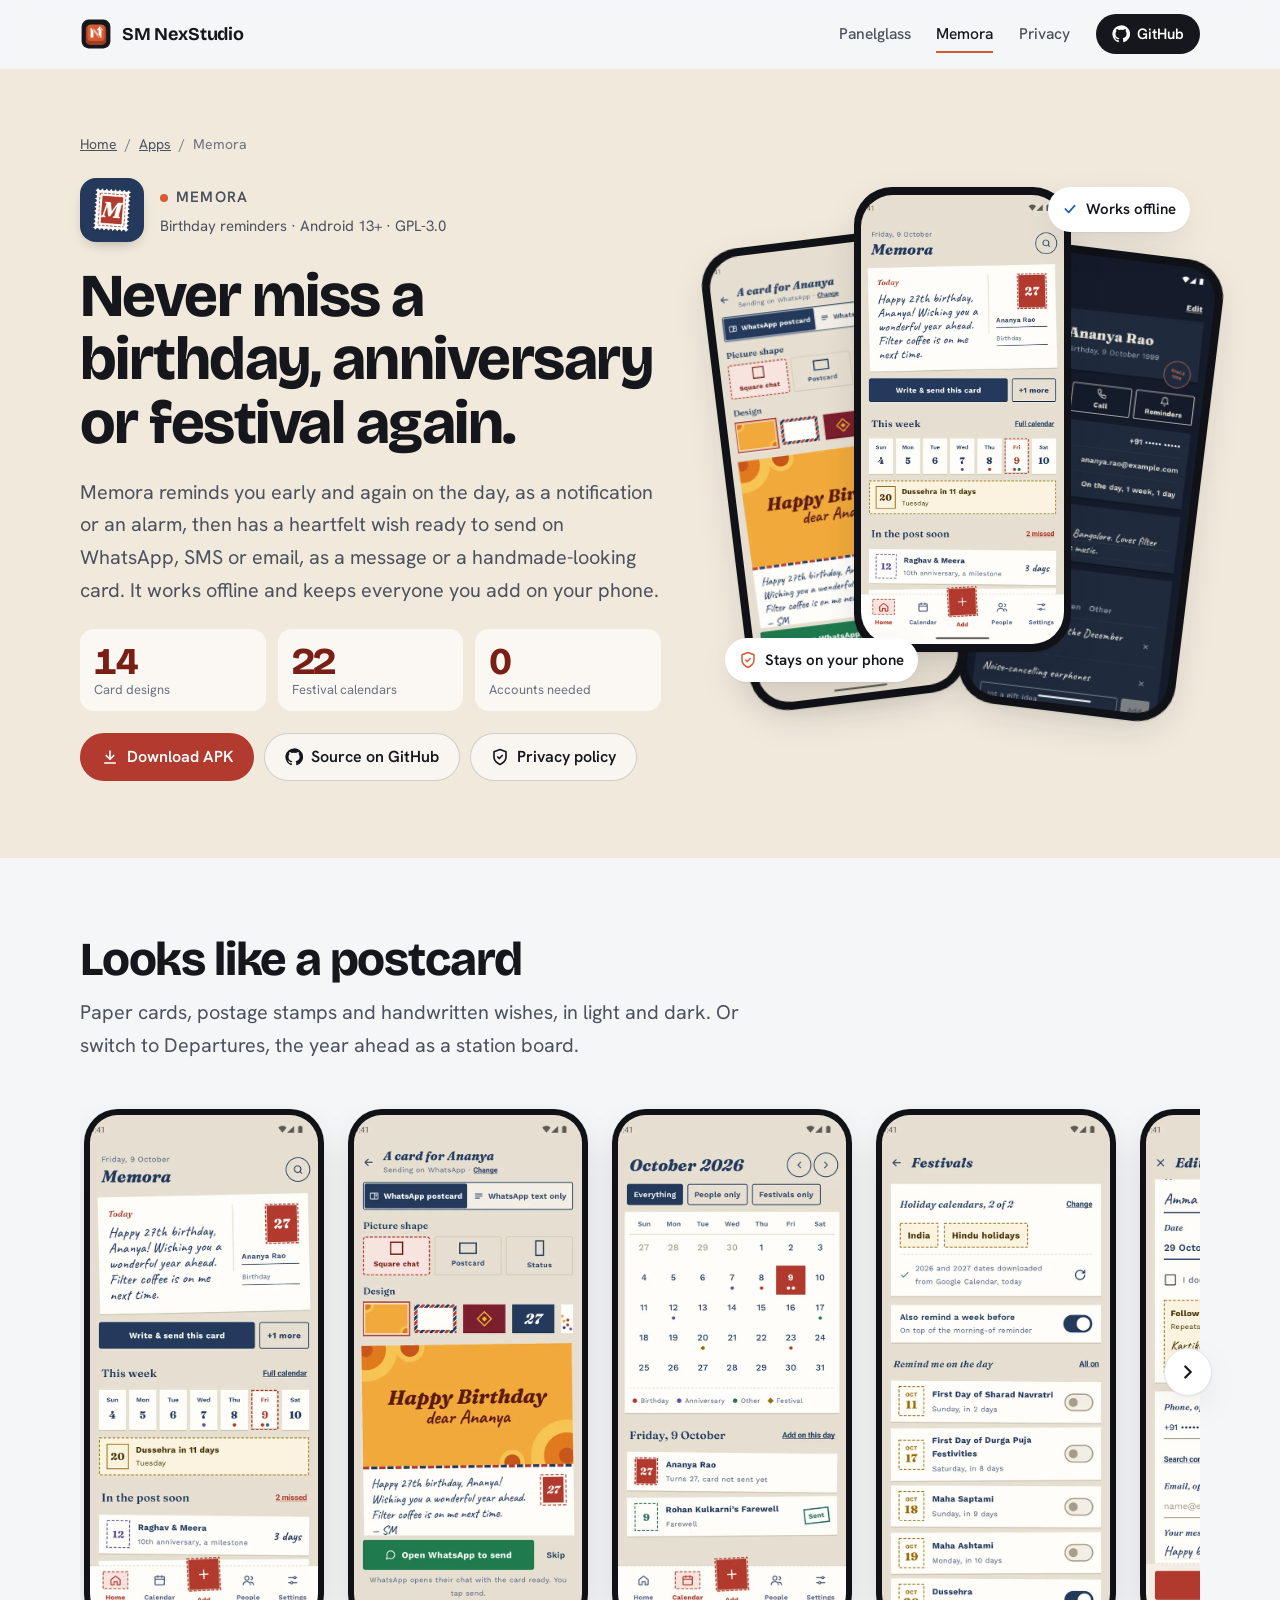
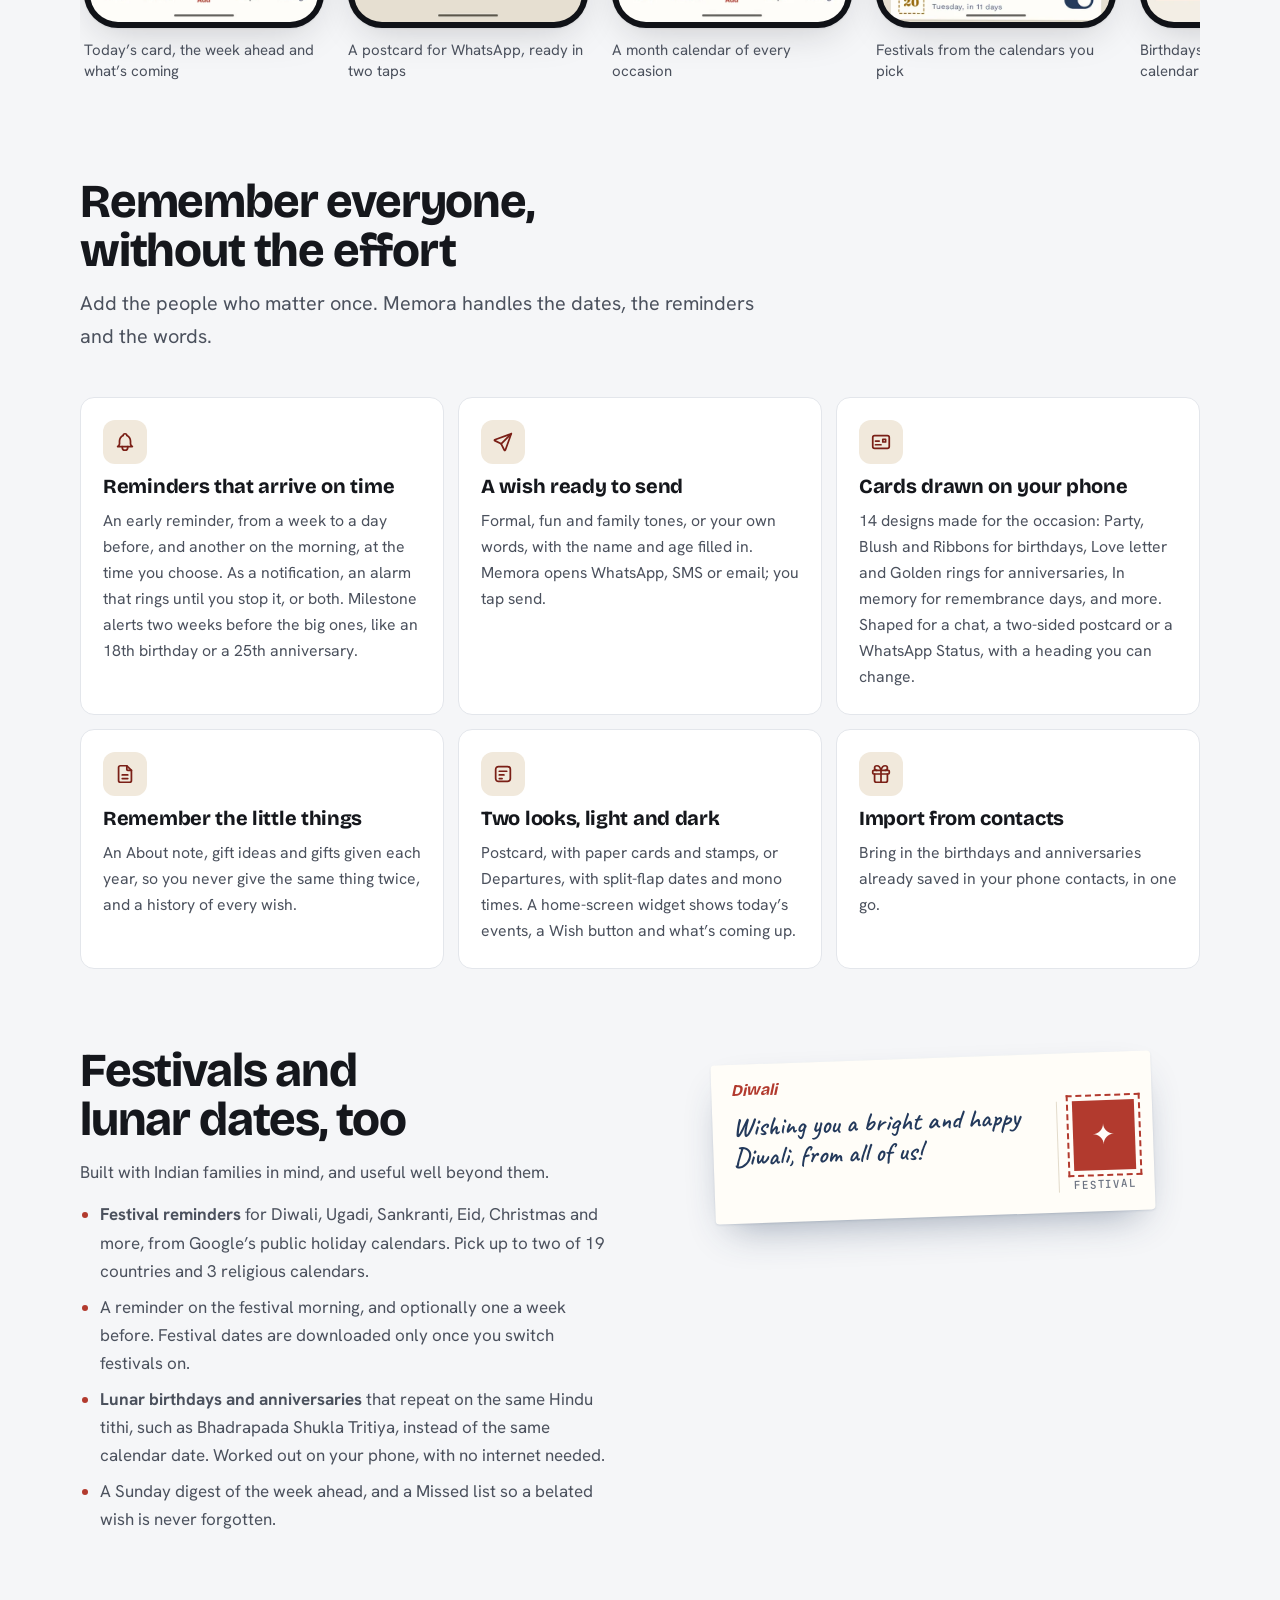
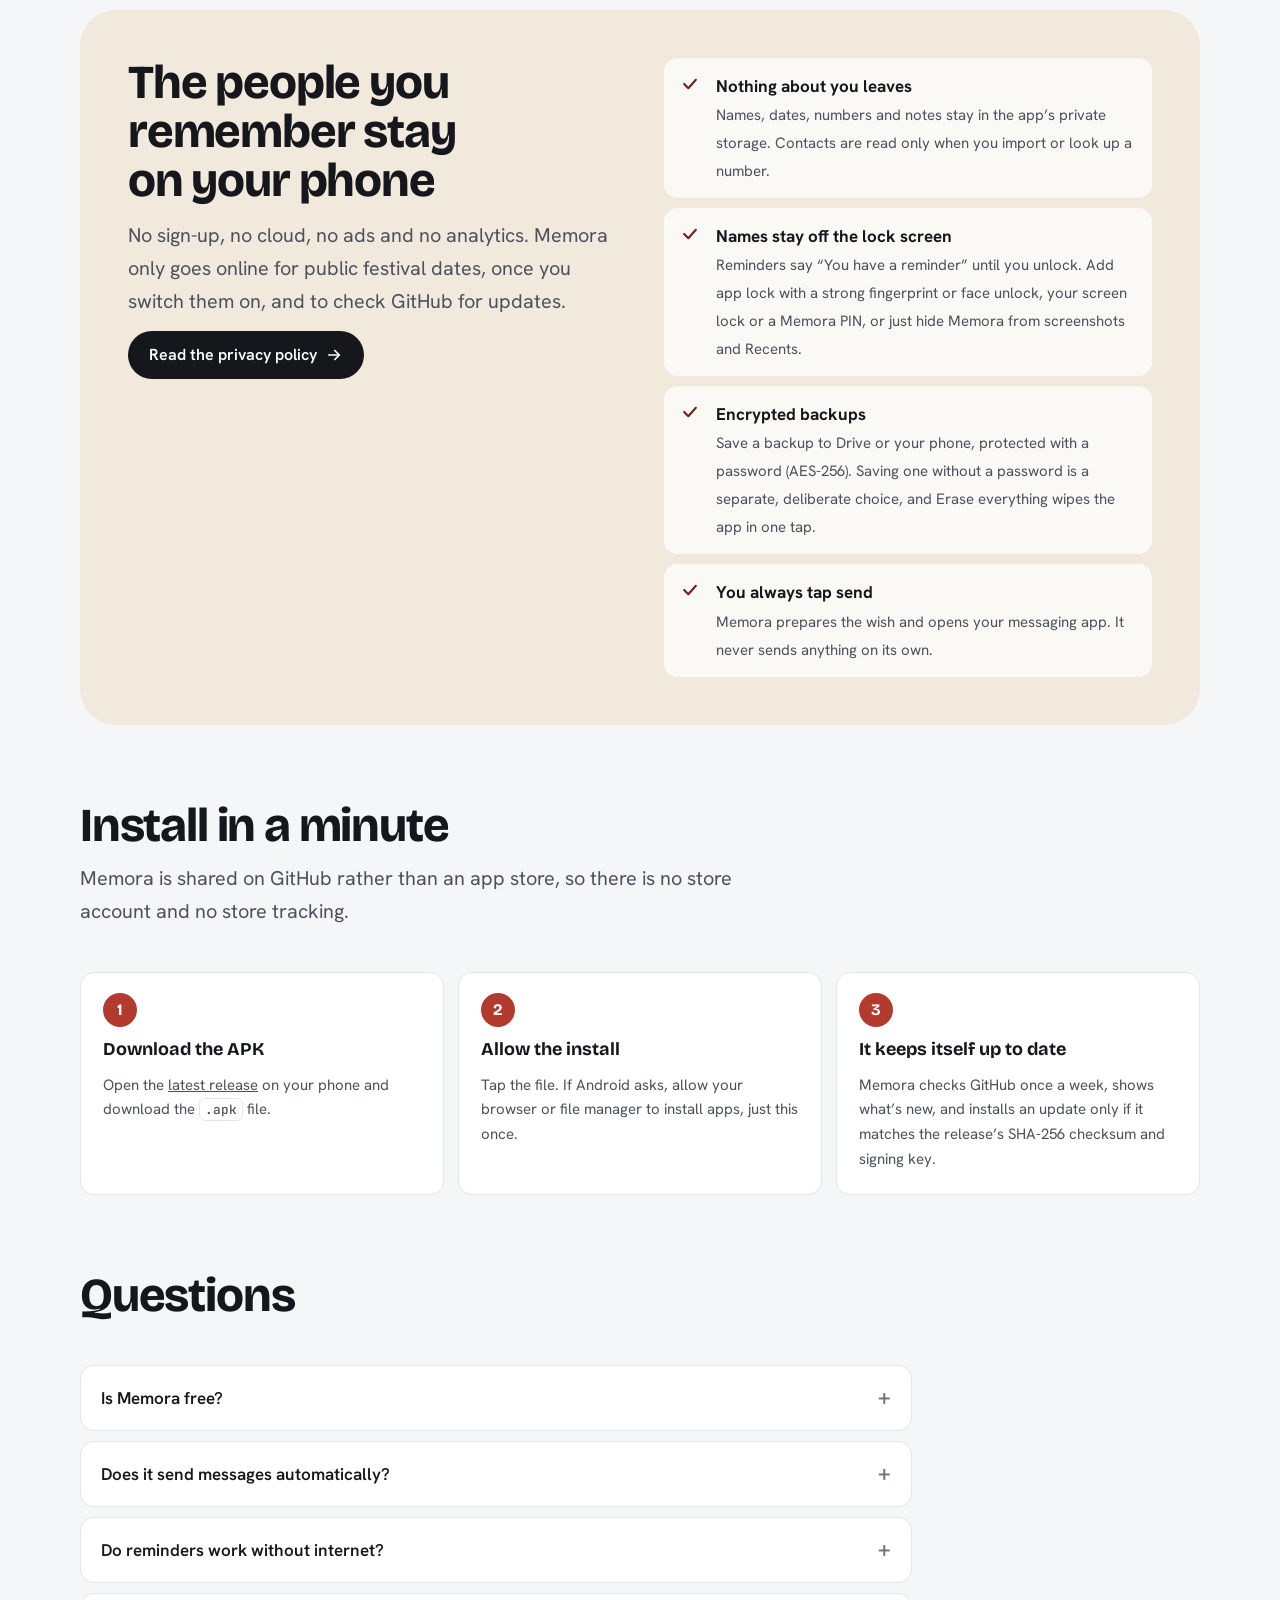
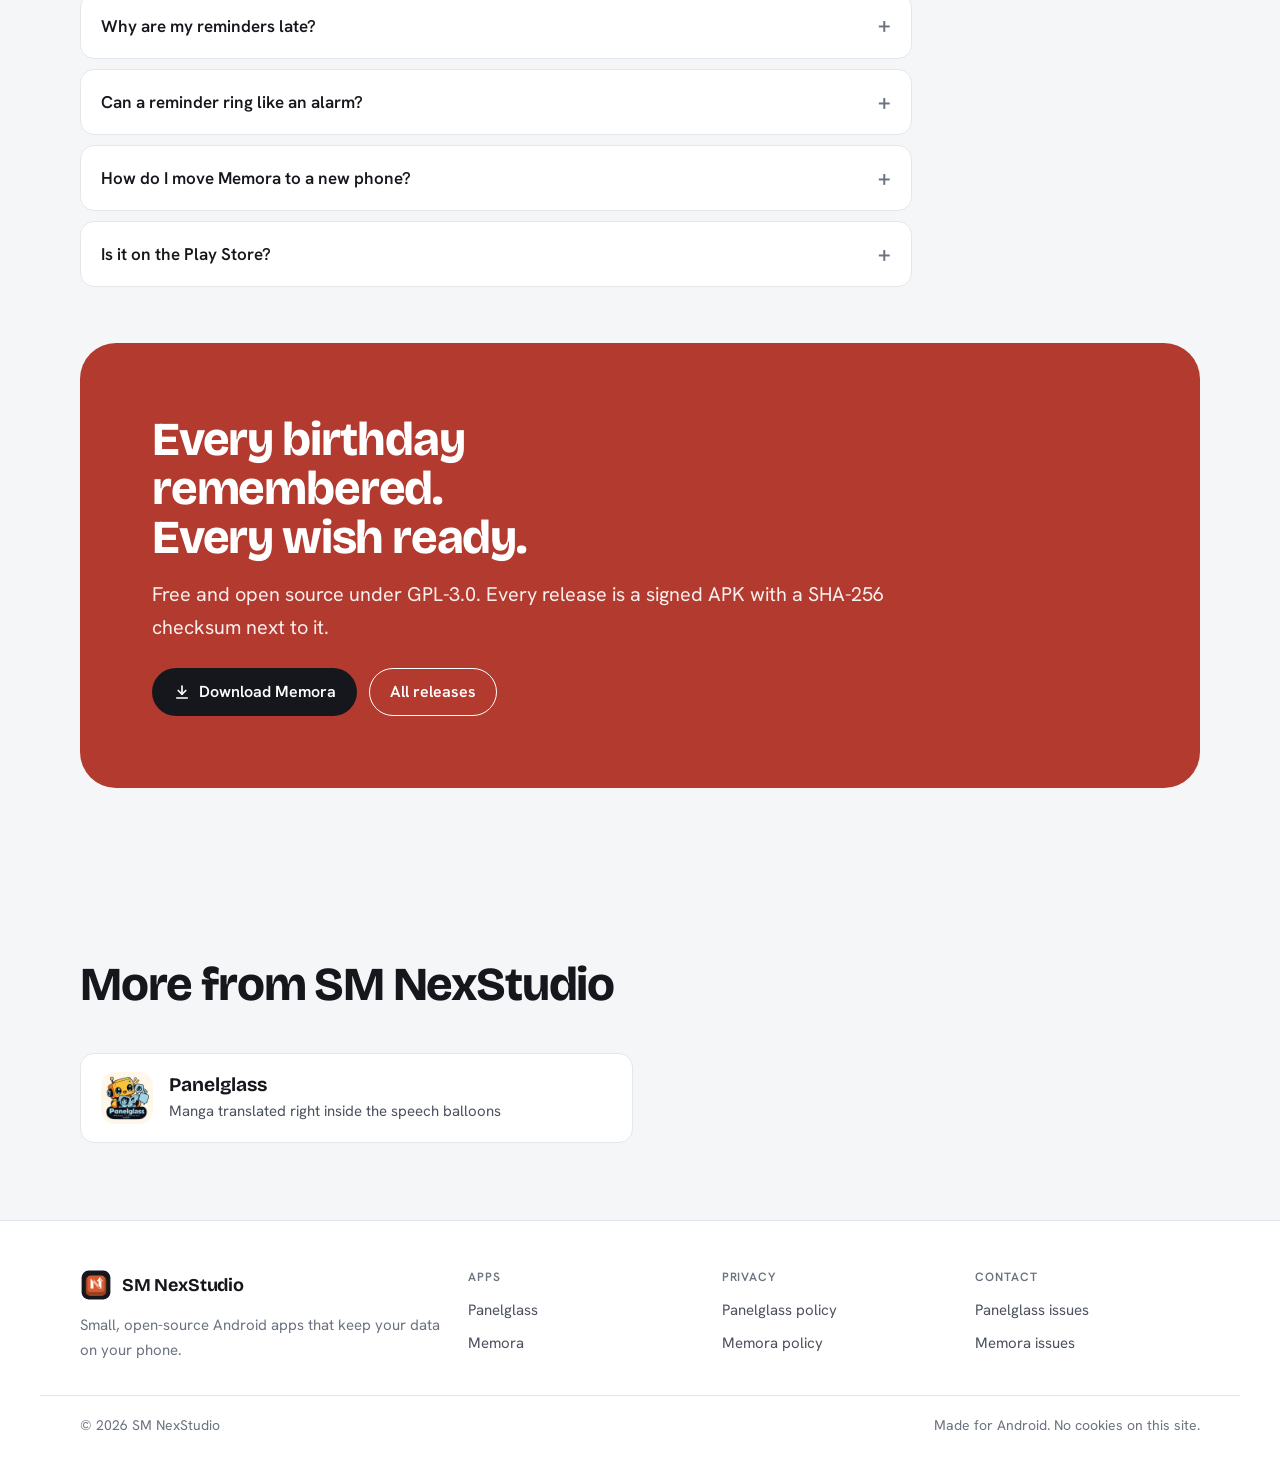
<file: memora.html>
<!DOCTYPE html>
<html lang="en">
<head>
<meta charset="utf-8">
<meta name="viewport" content="width=device-width, initial-scale=1, viewport-fit=cover">
<title>Memora: Birthday &amp; Anniversary Reminder App for Android | SM NexStudio</title>
<meta name="description" content="Memora reminds you of birthdays, anniversaries and festivals, including Hindu lunar dates, and has a wish or postcard ready for WhatsApp, SMS or email. Offline, private, free and open source.">
<meta name="author" content="SM NexStudio">
<meta name="robots" content="index, follow">

<!-- Open Graph / Facebook -->
<meta property="og:type" content="website">
<meta property="og:site_name" content="SM NexStudio">
<meta property="og:title" content="Memora: Birthday &amp; Anniversary Reminder App for Android | SM NexStudio">
<meta property="og:description" content="Memora reminds you of birthdays, anniversaries and festivals, including Hindu lunar dates, and has a wish or postcard ready for WhatsApp, SMS or email. Offline, private, free and open source.">
<meta property="og:image" content="/assets/memora-home.webp">

<!-- Twitter -->
<meta name="twitter:card" content="summary_large_image">
<meta name="twitter:title" content="Memora: Birthday &amp; Anniversary Reminder App for Android | SM NexStudio">
<meta name="twitter:description" content="Memora reminds you of birthdays, anniversaries and festivals, including Hindu lunar dates, and has a wish or postcard ready for WhatsApp, SMS or email. Offline, private, free and open source.">
<meta name="twitter:image" content="/assets/memora-home.webp">

<meta name="theme-color" content="#F5F6F8">
<link rel="icon" href="assets/smnexstudio-favicon.svg" type="image/svg+xml">
<link rel="preconnect" href="https://fonts.googleapis.com">
<link rel="preconnect" href="https://fonts.gstatic.com" crossorigin>
<link rel="stylesheet" href="https://fonts.googleapis.com/css2?family=Bricolage+Grotesque:opsz,wght@12..96,500..800&family=Hanken+Grotesk:ital,wght@0,400..700;1,400&family=JetBrains+Mono:wght@500&family=Caveat:wght@600&display=swap">
<link rel="stylesheet" href="style.css">

<!-- Structured Data (Schema.org) -->
<script type="application/ld+json">
{
  "@context": "https://schema.org",
  "@graph": [
    {
      "@type": "BreadcrumbList",
      "itemListElement": [
        {
          "@type": "ListItem",
          "position": 1,
          "name": "Home",
          "item": "/"
        },
        {
          "@type": "ListItem",
          "position": 2,
          "name": "Apps",
          "item": "/#apps"
        },
        {
          "@type": "ListItem",
          "position": 3,
          "name": "Memora",
          "item": "/memora.html"
        }
      ]
    },
    {
      "@type": "SoftwareApplication",
      "@id": "/memora.html#app",
      "name": "Memora",
      "url": "/memora.html",
      "offers": {
        "@type": "Offer",
        "price": "0",
        "priceCurrency": "USD"
      },
      "author": {
        "@type": "Organization",
        "name": "SM NexStudio",
        "url": "/"
      },
      "operatingSystem": "Android 13+",
      "applicationCategory": "LifestyleApplication",
      "description": "Birthday, anniversary and festival reminders with ready-made wishes and postcards for WhatsApp, SMS or email. Works offline and keeps your data on your phone.",
      "softwareVersion": "1.1.0",
      "downloadUrl": "https://github.com/smnexstudio/Memora/releases/latest",
      "license": "https://www.gnu.org/licenses/gpl-3.0.html",
      "screenshot": "/assets/memora-home.webp"
    }
  ]
}
</script>
</head>
<body class="page-app is-mem">
<a class="skip" href="#main">Skip to content</a>
<header class="nav" data-nav>
  <div class="wrap nav__in">
    <a class="brand" href="index.html"><img src="assets/smnexstudio.svg" alt="" width="32" height="32"><span>SM NexStudio</span></a>
    <button class="nav__toggle" type="button" aria-label="Menu" aria-expanded="false" aria-controls="menu" data-nav-toggle><svg viewBox="0 0 24 24" width="22" height="22" fill="none" stroke="currentColor" stroke-width="2" stroke-linecap="round" aria-hidden="true"><path d="M4 7h16M4 12h16M4 17h16"/></svg></button>
    <nav class="nav__menu" id="menu" data-nav-menu aria-label="Main">
      <a href="panelglass.html">Panelglass</a>
      <a href="memora.html" aria-current="page">Memora</a>
      <a href="index.html#privacy">Privacy</a>
      <a class="btn btn--sm btn--ink" href="https://github.com/smnexstudio" target="_blank" rel="noopener noreferrer"><svg viewBox="0 0 24 24" width="18" height="18" fill="currentColor" aria-hidden="true"><path d="M12 .5a11.5 11.5 0 0 0-3.64 22.41c.58.1.79-.25.79-.56v-2c-3.2.7-3.88-1.37-3.88-1.37-.53-1.33-1.28-1.69-1.28-1.69-1.05-.71.08-.7.08-.7 1.16.08 1.77 1.19 1.77 1.19 1.03 1.77 2.7 1.26 3.36.96.1-.75.4-1.26.73-1.55-2.55-.29-5.24-1.28-5.24-5.68 0-1.26.45-2.28 1.19-3.09-.12-.29-.52-1.46.11-3.04 0 0 .97-.31 3.17 1.18a11 11 0 0 1 5.77 0c2.2-1.49 3.17-1.18 3.17-1.18.63 1.58.23 2.75.11 3.04.74.81 1.19 1.83 1.19 3.09 0 4.41-2.69 5.38-5.26 5.67.41.36.78 1.06.78 2.14v3.17c0 .31.21.67.8.56A11.5 11.5 0 0 0 12 .5Z"/></svg><span>GitHub</span></a>
    </nav>
  </div>
</header>

<main id="main">
  <section class="ahero">
    <div class="wrap ahero__in">
      <div class="ahero__copy">
        <nav class="crumbs" aria-label="Breadcrumb"><a href="index.html">Home</a><span aria-hidden="true">/</span><a href="index.html#apps">Apps</a><span aria-hidden="true">/</span><span>Memora</span></nav>
        <div class="product__id"><img src="assets/memora-icon.webp" alt="Memora app icon" width="64" height="64"><div><p class="eyebrow">Memora</p><p>Birthday reminders &middot; Android 13+ &middot; GPL-3.0</p></div></div>
        <h1>Never miss a birthday, anniversary or festival again.</h1>
        <p class="lede">Memora reminds you early and again on the day, as a notification or an alarm, then has a heartfelt wish ready to send on WhatsApp, SMS or email, as a message or a handmade-looking card. It works offline and keeps everyone you add on your phone.</p>
        <dl class="stats"><div><dt>Card designs</dt><dd>14</dd></div><div><dt>Festival calendars</dt><dd>22</dd></div><div><dt>Accounts needed</dt><dd>0</dd></div></dl>
        <div class="product__cta">
          <a class="btn btn--mem" href="https://github.com/smnexstudio/Memora/releases/latest" target="_blank" rel="noopener noreferrer"><svg viewBox="0 0 24 24" width="18" height="18" fill="none" stroke="currentColor" stroke-width="2.2" stroke-linecap="round" stroke-linejoin="round" aria-hidden="true"><path d="M12 4v11"/><path d="m7 10 5 5 5-5"/><path d="M5 20h14"/></svg> Download APK</a>
          <a class="btn btn--ghost" href="https://github.com/smnexstudio/Memora" target="_blank" rel="noopener noreferrer"><svg viewBox="0 0 24 24" width="18" height="18" fill="currentColor" aria-hidden="true"><path d="M12 .5a11.5 11.5 0 0 0-3.64 22.41c.58.1.79-.25.79-.56v-2c-3.2.7-3.88-1.37-3.88-1.37-.53-1.33-1.28-1.69-1.28-1.69-1.05-.71.08-.7.08-.7 1.16.08 1.77 1.19 1.77 1.19 1.03 1.77 2.7 1.26 3.36.96.1-.75.4-1.26.73-1.55-2.55-.29-5.24-1.28-5.24-5.68 0-1.26.45-2.28 1.19-3.09-.12-.29-.52-1.46.11-3.04 0 0 .97-.31 3.17 1.18a11 11 0 0 1 5.77 0c2.2-1.49 3.17-1.18 3.17-1.18.63 1.58.23 2.75.11 3.04.74.81 1.19 1.83 1.19 3.09 0 4.41-2.69 5.38-5.26 5.67.41.36.78 1.06.78 2.14v3.17c0 .31.21.67.8.56A11.5 11.5 0 0 0 12 .5Z"/></svg> Source on GitHub</a>
          <a class="btn btn--ghost" href="memora-privacy-policy.html"><svg viewBox="0 0 24 24" width="18" height="18" fill="none" stroke="currentColor" stroke-width="2.2" stroke-linecap="round" stroke-linejoin="round" aria-hidden="true"><path d="M12 22s8-4 8-10V5l-8-3-8 3v7c0 6 8 10 8 10"/><path d="m9 12 2 2 4-4"/></svg> Privacy policy</a>
        </div>
      </div>
      <div class="hero__art hero__art--trio" aria-hidden="true">
        <figure class="phone phone--back"><img src="assets/memora-person-dark.webp" alt="" width="560" height="1245"></figure>
        <figure class="phone phone--front"><img src="assets/memora-postcard.webp" alt="" width="560" height="1245"></figure>
        <figure class="phone phone--mid"><img src="assets/memora-home.webp" alt="" width="560" height="1245"></figure>
        <div class="hero__chip hero__chip--a"><svg viewBox="0 0 24 24" width="18" height="18" fill="none" stroke="currentColor" stroke-width="2" stroke-linecap="round" stroke-linejoin="round"><path d="M12 22s8-4 8-10V5l-8-3-8 3v7c0 6 8 10 8 10"/><path d="m9 12 2 2 4-4"/></svg> Stays on your phone</div>
        <div class="hero__chip hero__chip--b"><svg viewBox="0 0 24 24" width="16" height="16" fill="none" stroke="currentColor" stroke-width="2.6" stroke-linecap="round" stroke-linejoin="round"><path d="m5 12 5 5 9-10"/></svg> Works offline</div>
      </div>
    </div>
  </section>
  <section class="sec wrap" aria-labelledby="shots-h">
    <div class="sec-head"><h2 id="shots-h">Looks like a postcard</h2><p>Paper cards, postage stamps and handwritten wishes, in light and dark. Or switch to Departures, the year ahead as a station board.</p></div>
    <div class="shots-wrap" data-shots><button class="shots__btn shots__btn--prev" type="button" aria-label="Previous screenshots" data-shots-prev><svg viewBox="0 0 24 24" width="22" height="22" fill="none" stroke="currentColor" stroke-width="2.4" stroke-linecap="round" stroke-linejoin="round" aria-hidden="true"><path d="m15 6-6 6 6 6"/></svg></button><ul class="shots" role="list" tabindex="0" aria-label="Screenshots" data-shots-list><li><figure><div class="shot"><img src="assets/memora-home.webp" alt="Memora home screen with today&rsquo;s birthday card, the week strip and upcoming events" width="560" height="1245" loading="lazy"></div><figcaption>Today&rsquo;s card, the week ahead and what&rsquo;s coming</figcaption></figure></li><li><figure><div class="shot"><img src="assets/memora-postcard.webp" alt="Choosing a postcard design and shape before sending on WhatsApp" width="560" height="1245" loading="lazy"></div><figcaption>A postcard for WhatsApp, ready in two taps</figcaption></figure></li><li><figure><div class="shot"><img src="assets/memora-calendar.webp" alt="Memora month calendar with birthdays, anniversaries and festivals" width="560" height="1245" loading="lazy"></div><figcaption>A month calendar of every occasion</figcaption></figure></li><li><figure><div class="shot"><img src="assets/memora-festivals.webp" alt="Choosing festival calendars in Memora" width="560" height="1245" loading="lazy"></div><figcaption>Festivals from the calendars you pick</figcaption></figure></li><li><figure><div class="shot"><img src="assets/memora-lunar-date.webp" alt="Setting a birthday that repeats on a Hindu lunar date" width="560" height="1245" loading="lazy"></div><figcaption>Birthdays on the Hindu lunar calendar</figcaption></figure></li><li><figure><div class="shot"><img src="assets/memora-person-dark.webp" alt="A person&rsquo;s page in the dark theme with their birthday stamp, details and notes" width="560" height="1245" loading="lazy"></div><figcaption>Each person&rsquo;s page, in the dark theme</figcaption></figure></li></ul><button class="shots__btn shots__btn--next" type="button" aria-label="Next screenshots" data-shots-next><svg viewBox="0 0 24 24" width="22" height="22" fill="none" stroke="currentColor" stroke-width="2.4" stroke-linecap="round" stroke-linejoin="round" aria-hidden="true"><path d="m9 6 6 6-6 6"/></svg></button></div>
  </section>
  <section class="sec wrap" aria-labelledby="why-h">
    <div class="sec-head"><h2 id="why-h">Remember everyone, without the effort</h2><p>Add the people who matter once. Memora handles the dates, the reminders and the words.</p></div>
    <ul class="feats" role="list"><li class="feat"><span class="feat__ic"><svg viewBox="0 0 24 24" width="22" height="22" fill="none" stroke="currentColor" stroke-width="1.9" stroke-linecap="round" stroke-linejoin="round" aria-hidden="true"><path d="M10 5a2 2 0 1 1 4 0 7 7 0 0 1 4 6v3a4 4 0 0 0 2 3H4a4 4 0 0 0 2-3v-3a7 7 0 0 1 4-6"/><path d="M9 17v1a3 3 0 0 0 6 0v-1"/></svg></span><h3>Reminders that arrive on time</h3><p>An early reminder, from a week to a day before, and another on the morning, at the time you choose. As a notification, an alarm that rings until you stop it, or both. Milestone alerts two weeks before the big ones, like an 18th birthday or a 25th anniversary.</p></li><li class="feat"><span class="feat__ic"><svg viewBox="0 0 24 24" width="22" height="22" fill="none" stroke="currentColor" stroke-width="1.9" stroke-linecap="round" stroke-linejoin="round" aria-hidden="true"><path d="M10 14 21 3"/><path d="m21 3-6.5 18a.55.55 0 0 1-1 0L10 14l-7-3.5a.55.55 0 0 1 0-1L21 3"/></svg></span><h3>A wish ready to send</h3><p>Formal, fun and family tones, or your own words, with the name and age filled in. Memora opens WhatsApp, SMS or email; you tap send.</p></li><li class="feat"><span class="feat__ic"><svg viewBox="0 0 24 24" width="22" height="22" fill="none" stroke="currentColor" stroke-width="1.9" stroke-linecap="round" stroke-linejoin="round" aria-hidden="true"><rect x="3" y="5" width="18" height="14" rx="2"/><path d="M14 9h3v3h-3z"/><path d="M6 15h6"/><path d="M6 11h4"/></svg></span><h3>Cards drawn on your phone</h3><p>14 designs made for the occasion: Party, Blush and Ribbons for birthdays, Love letter and Golden rings for anniversaries, In memory for remembrance days, and more. Shaped for a chat, a two-sided postcard or a WhatsApp Status, with a heading you can change.</p></li><li class="feat"><span class="feat__ic"><svg viewBox="0 0 24 24" width="22" height="22" fill="none" stroke="currentColor" stroke-width="1.9" stroke-linecap="round" stroke-linejoin="round" aria-hidden="true"><path d="M14 3v4a1 1 0 0 0 1 1h4"/><path d="M17 21H7a2 2 0 0 1-2-2V5a2 2 0 0 1 2-2h7l5 5v11a2 2 0 0 1-2 2"/><path d="M9 13h6"/><path d="M9 17h6"/></svg></span><h3>Remember the little things</h3><p>An About note, gift ideas and gifts given each year, so you never give the same thing twice, and a history of every wish.</p></li><li class="feat"><span class="feat__ic"><svg viewBox="0 0 24 24" width="22" height="22" fill="none" stroke="currentColor" stroke-width="1.9" stroke-linecap="round" stroke-linejoin="round" aria-hidden="true"><rect x="4" y="4" width="16" height="16" rx="3"/><path d="M8 9h8"/><path d="M8 13h5"/><path d="M8 17h3"/></svg></span><h3>Two looks, light and dark</h3><p>Postcard, with paper cards and stamps, or Departures, with split-flap dates and mono times. A home-screen widget shows today&rsquo;s events, a Wish button and what&rsquo;s coming up.</p></li><li class="feat"><span class="feat__ic"><svg viewBox="0 0 24 24" width="22" height="22" fill="none" stroke="currentColor" stroke-width="1.9" stroke-linecap="round" stroke-linejoin="round" aria-hidden="true"><rect x="3" y="8" width="18" height="4" rx="1"/><path d="M12 8v13"/><path d="M19 12v7a2 2 0 0 1-2 2H7a2 2 0 0 1-2-2v-7"/><path d="M7.5 8a2.5 2.5 0 0 1 0-5A4.8 8 0 0 1 12 8a4.8 8 0 0 1 4.5-5 2.5 2.5 0 0 1 0 5"/></svg></span><h3>Import from contacts</h3><p>Bring in the birthdays and anniversaries already saved in your phone contacts, in one go.</p></li></ul>
  </section>
  <section class="sec wrap" aria-labelledby="fest-h">
    <div class="split">
      <div class="split__copy">
        <h2 id="fest-h">Festivals and lunar dates, too</h2>
        <p>Built with Indian families in mind, and useful well beyond them.</p>
        <ul>
          <li><strong>Festival reminders</strong> for Diwali, Ugadi, Sankranti, Eid, Christmas and more, from Google&rsquo;s public holiday calendars. Pick up to two of 19 countries and 3 religious calendars.</li>
          <li>A reminder on the festival morning, and optionally one a week before. Festival dates are downloaded only once you switch festivals on.</li>
          <li><strong>Lunar birthdays and anniversaries</strong> that repeat on the same Hindu tithi, such as Bhadrapada Shukla Tritiya, instead of the same calendar date. Worked out on your phone, with no internet needed.</li>
          <li>A Sunday digest of the week ahead, and a Missed list so a belated wish is never forgotten.</li>
        </ul>
      </div>
      <div class="postcard postcard--static" data-postcard='[["Diwali", "Wishing you a bright and happy Diwali, from all of us!", "&#10022;", "Festival"], ["Lunar birthday", "Happy birthday, Ajji! Bhadrapada Shukla Tritiya, every year.", "81", "Tithi"], ["Ugadi", "Happy Ugadi! May the new year be sweet.", "&#10022;", "Festival"]]' aria-hidden="true">
          <span class="postcard__when" data-postcard-when>Diwali</span>
          <span class="postcard__msg" data-postcard-msg>Wishing you a bright and happy Diwali, from all of us!</span>
          <span class="postcard__side"><span class="stamp" data-postcard-stamp>&#10022;</span><span class="postcard__tag" data-postcard-tag>Festival</span></span>
        </div>
    </div>
  </section>
  <section class="sec wrap" aria-labelledby="privacy-h">
    <div class="pcard">
      <div class="pcard__copy">
        <h2 id="privacy-h">The people you remember stay on your phone</h2>
        <p>No sign-up, no cloud, no ads and no analytics. Memora only goes online for public festival dates, once you switch them on, and to check GitHub for updates.</p>
        <a class="btn btn--ink" href="memora-privacy-policy.html">Read the privacy policy <svg viewBox="0 0 24 24" width="18" height="18" fill="none" stroke="currentColor" stroke-width="2.2" stroke-linecap="round" stroke-linejoin="round" aria-hidden="true"><path d="M5 12h14"/><path d="m13 6 6 6-6 6"/></svg></a>
      </div>
      <ul class="checks"><li><svg viewBox="0 0 24 24" width="20" height="20" fill="none" stroke="currentColor" stroke-width="2.6" stroke-linecap="round" stroke-linejoin="round" aria-hidden="true"><path d="m5 12 5 5 9-10"/></svg><div><strong>Nothing about you leaves</strong><span>Names, dates, numbers and notes stay in the app&rsquo;s private storage. Contacts are read only when you import or look up a number.</span></div></li><li><svg viewBox="0 0 24 24" width="20" height="20" fill="none" stroke="currentColor" stroke-width="2.6" stroke-linecap="round" stroke-linejoin="round" aria-hidden="true"><path d="m5 12 5 5 9-10"/></svg><div><strong>Names stay off the lock screen</strong><span>Reminders say &ldquo;You have a reminder&rdquo; until you unlock. Add app lock with a strong fingerprint or face unlock, your screen lock or a Memora PIN, or just hide Memora from screenshots and Recents.</span></div></li><li><svg viewBox="0 0 24 24" width="20" height="20" fill="none" stroke="currentColor" stroke-width="2.6" stroke-linecap="round" stroke-linejoin="round" aria-hidden="true"><path d="m5 12 5 5 9-10"/></svg><div><strong>Encrypted backups</strong><span>Save a backup to Drive or your phone, protected with a password (AES-256). Saving one without a password is a separate, deliberate choice, and Erase everything wipes the app in one tap.</span></div></li><li><svg viewBox="0 0 24 24" width="20" height="20" fill="none" stroke="currentColor" stroke-width="2.6" stroke-linecap="round" stroke-linejoin="round" aria-hidden="true"><path d="m5 12 5 5 9-10"/></svg><div><strong>You always tap send</strong><span>Memora prepares the wish and opens your messaging app. It never sends anything on its own.</span></div></li></ul>
    </div>
  </section>
  <section class="sec wrap" id="install" aria-labelledby="install-h">
    <div class="sec-head"><h2 id="install-h">Install in a minute</h2><p>Memora is shared on GitHub rather than an app store, so there is no store account and no store tracking.</p></div>
    <ol class="steps"><li><strong>Download the APK</strong><p>Open the <a href="https://github.com/smnexstudio/Memora/releases/latest" target="_blank" rel="noopener noreferrer">latest release</a> on your phone and download the <code>.apk</code> file.</p></li><li><strong>Allow the install</strong><p>Tap the file. If Android asks, allow your browser or file manager to install apps, just this once.</p></li><li><strong>It keeps itself up to date</strong><p>Memora checks GitHub once a week, shows what&rsquo;s new, and installs an update only if it matches the release&rsquo;s SHA-256 checksum and signing key.</p></li></ol>
  </section>
  <section class="sec wrap" aria-labelledby="faq-h">
    <div class="sec-head"><h2 id="faq-h">Questions</h2></div>
    <div class="faq"><details><summary>Is Memora free?</summary><div><p>Yes. It&rsquo;s free and open source under the GPL-3.0 licence, with no ads or in-app purchases.</p></div></details><details><summary>Does it send messages automatically?</summary><div><p>No. Memora prepares the wish and opens WhatsApp, SMS or email for you. You always tap send yourself.</p></div></details><details><summary>Do reminders work without internet?</summary><div><p>Yes. Reminders, wishes, lunar dates and the widget all work offline. Only festival dates and update checks need a connection.</p></div></details><details><summary>Why are my reminders late?</summary><div><p>Some phones (Xiaomi, Oppo, Vivo, Realme, Samsung) pause apps to save battery. If Memora&rsquo;s Settings shows &ldquo;Reminders may arrive late&rdquo;, tap it and fix what&rsquo;s marked, usually by setting battery use to Unrestricted. Memora doesn&rsquo;t run continuous background tasks, so this won&rsquo;t drain your battery. The same screen shows when the next reminder is due and when reminders last went out.</p></div></details><details><summary>Can a reminder ring like an alarm?</summary><div><p>Yes. In Settings&nbsp;&rarr;&nbsp;Reminders&nbsp;&rarr;&nbsp;How to remind, pick Notification, Alarm or Both. An alarm rings on your alarm tone until you stop it, fills the lock screen, and can be put off for 2 hours.</p></div></details><details><summary>How do I move Memora to a new phone?</summary><div><p>Settings&nbsp;&rarr;&nbsp;Back up, save the file to Google Drive, then Restore on the new phone. Backups from Memora 1.x restore too.</p></div></details><details><summary>Is it on the Play Store?</summary><div><p>Not yet. Download it from <a href="https://github.com/smnexstudio/Memora/releases/latest" target="_blank" rel="noopener noreferrer">GitHub Releases</a>.</p></div></details></div>
  </section>
  <section class="band band--app wrap" aria-labelledby="band-h">
    <div class="band__in">
      <h2 id="band-h">Every birthday remembered. Every wish ready.</h2>
      <p>Free and open source under GPL-3.0. Every release is a signed APK with a SHA-256 checksum next to it.</p>
      <div class="band__cta">
        <a class="btn btn--ink" href="https://github.com/smnexstudio/Memora/releases/latest" target="_blank" rel="noopener noreferrer"><svg viewBox="0 0 24 24" width="18" height="18" fill="none" stroke="currentColor" stroke-width="2.2" stroke-linecap="round" stroke-linejoin="round" aria-hidden="true"><path d="M12 4v11"/><path d="m7 10 5 5 5-5"/><path d="M5 20h14"/></svg> Download Memora</a>
        <a class="btn btn--ghost" href="https://github.com/smnexstudio/Memora/releases" target="_blank" rel="noopener noreferrer">All releases</a>
      </div>
    </div>
  </section>
<section class="sec wrap" aria-labelledby="more-h"><div class="sec-head"><h2 id="more-h">More from SM NexStudio</h2></div><div class="more"><a href="panelglass.html"><img src="assets/panelglass-icon.webp" alt="" width="52" height="52"><div><strong>Panelglass</strong><span>Manga translated right inside the speech balloons</span></div></a></div></section>
</main>
<footer class="foot">
  <div class="wrap foot__in">
    <div class="foot__brand">
      <a class="brand" href="index.html"><img src="assets/smnexstudio.svg" alt="" width="32" height="32"><span>SM NexStudio</span></a>
      <p>Small, open-source Android apps that keep your data on your phone.</p>
    </div>
    <div class="foot__col">
      <h2>Apps</h2>
      <a href="panelglass.html">Panelglass</a>
      <a href="memora.html">Memora</a>
    </div>
    <div class="foot__col">
      <h2>Privacy</h2>
      <a href="panelglass-privacy-policy.html">Panelglass policy</a>
      <a href="memora-privacy-policy.html">Memora policy</a>
    </div>
    <div class="foot__col">
      <h2>Contact</h2>
      <a href="https://github.com/smnexstudio/Panelglass/issues" target="_blank" rel="noopener noreferrer">Panelglass issues</a>
      <a href="https://github.com/smnexstudio/Memora/issues" target="_blank" rel="noopener noreferrer">Memora issues</a>
    </div>
  </div>
  <div class="wrap foot__base"><span>&copy; <span data-year>2026</span> SM NexStudio</span><span>Made for Android. No cookies on this site.</span></div>
</footer>
<script src="assets/main.js"></script>
</body>
</html>
</file>
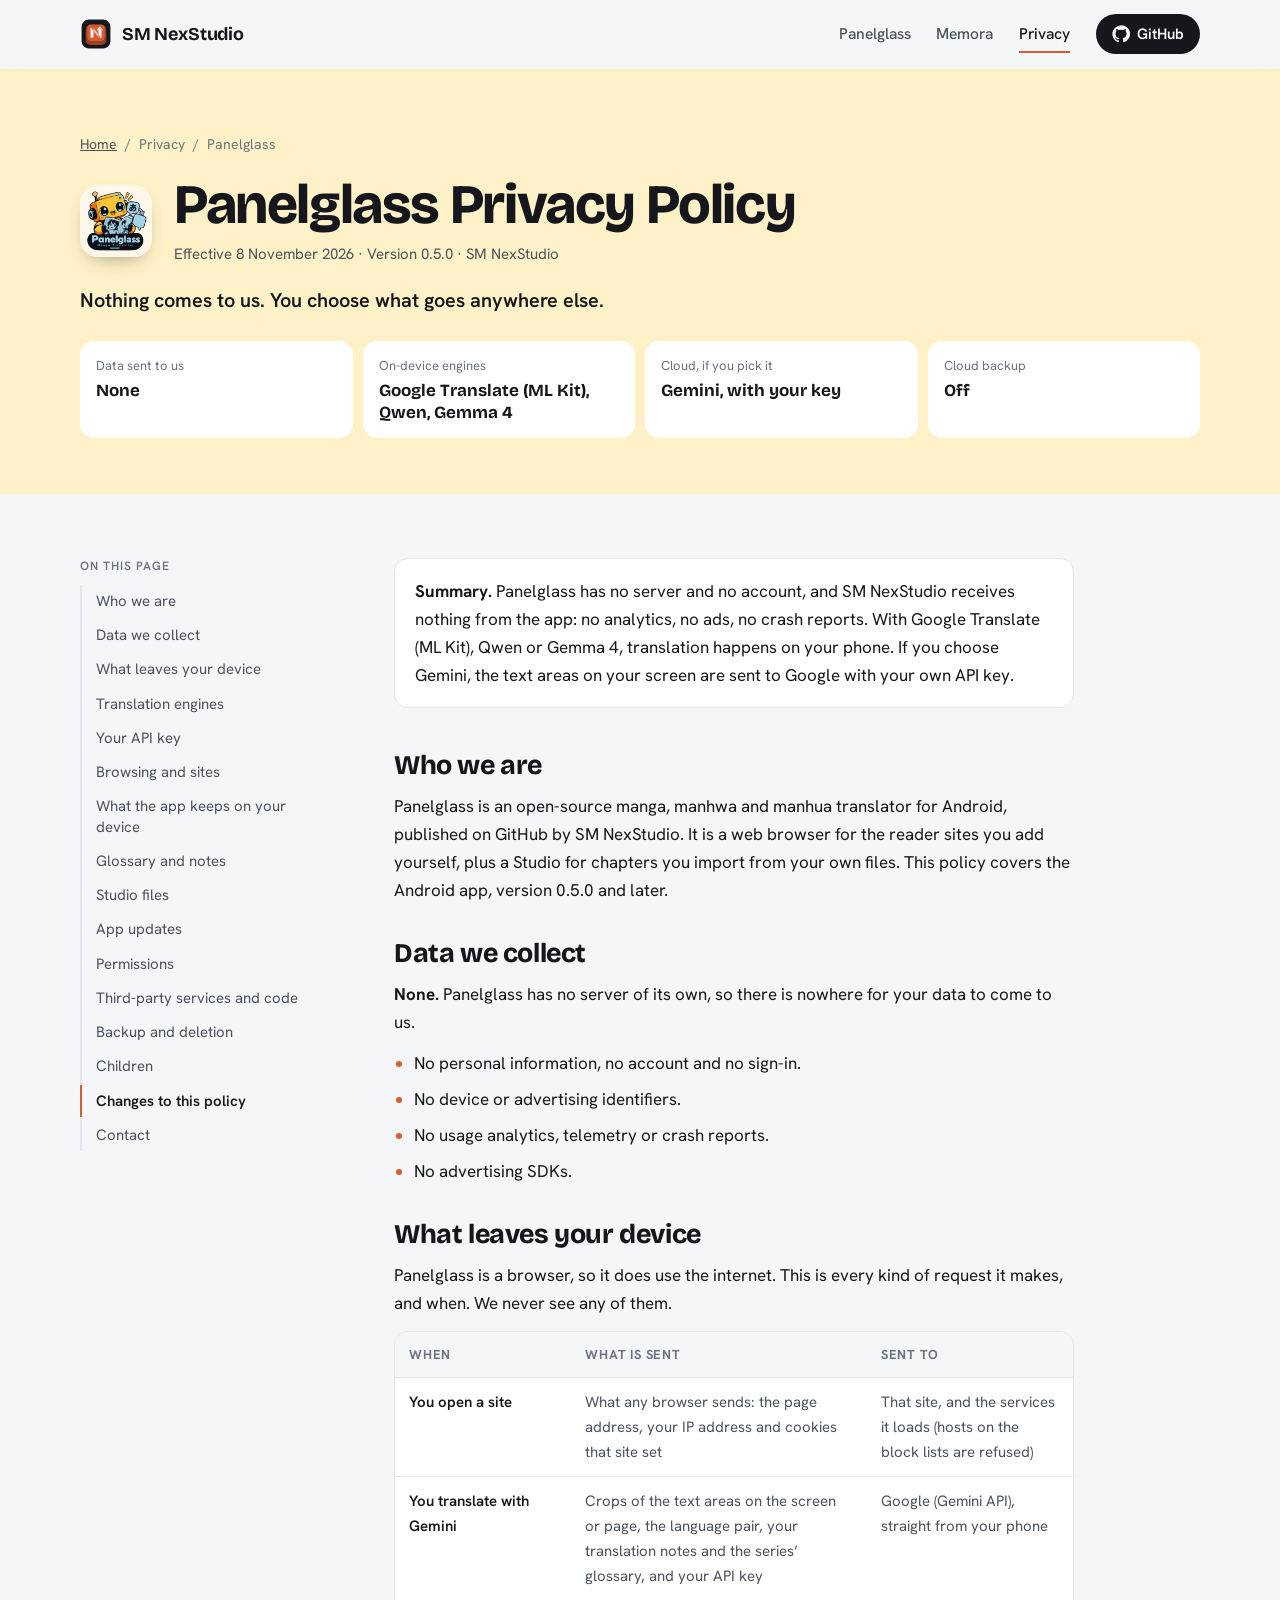
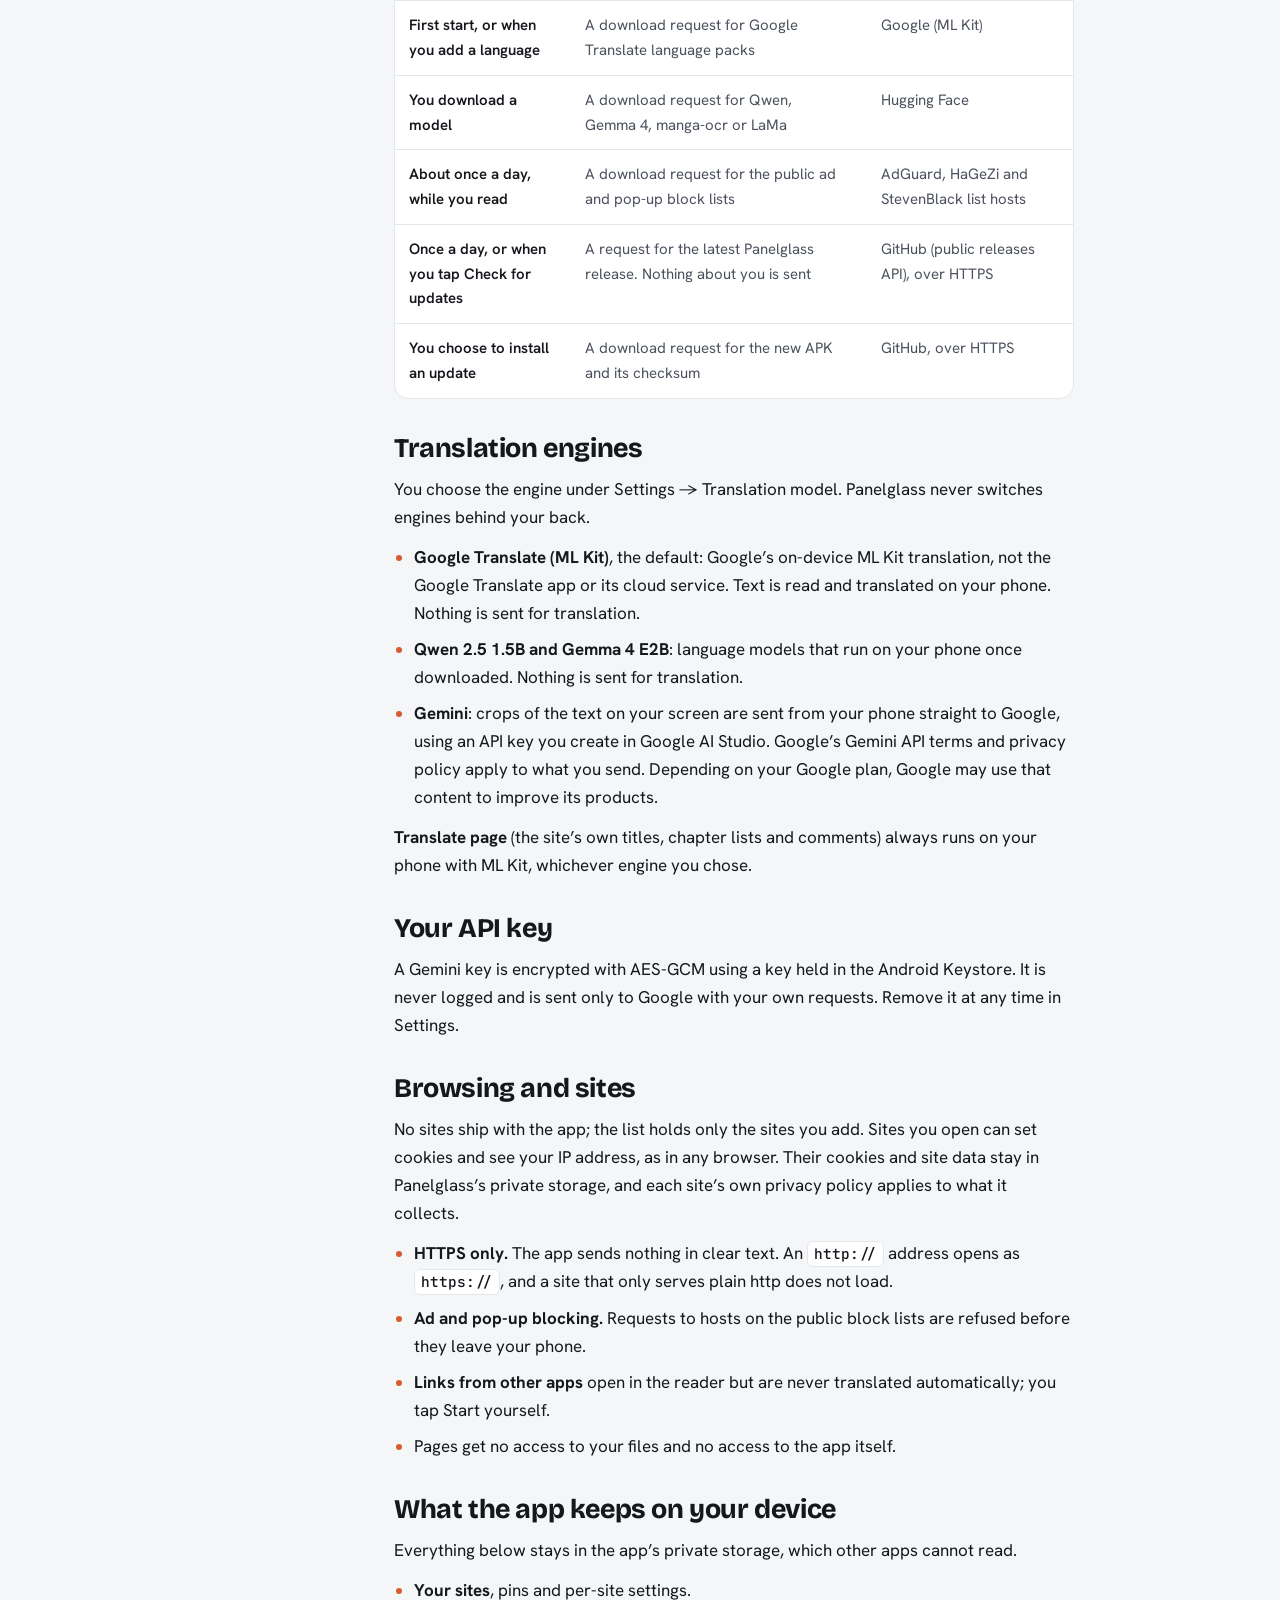
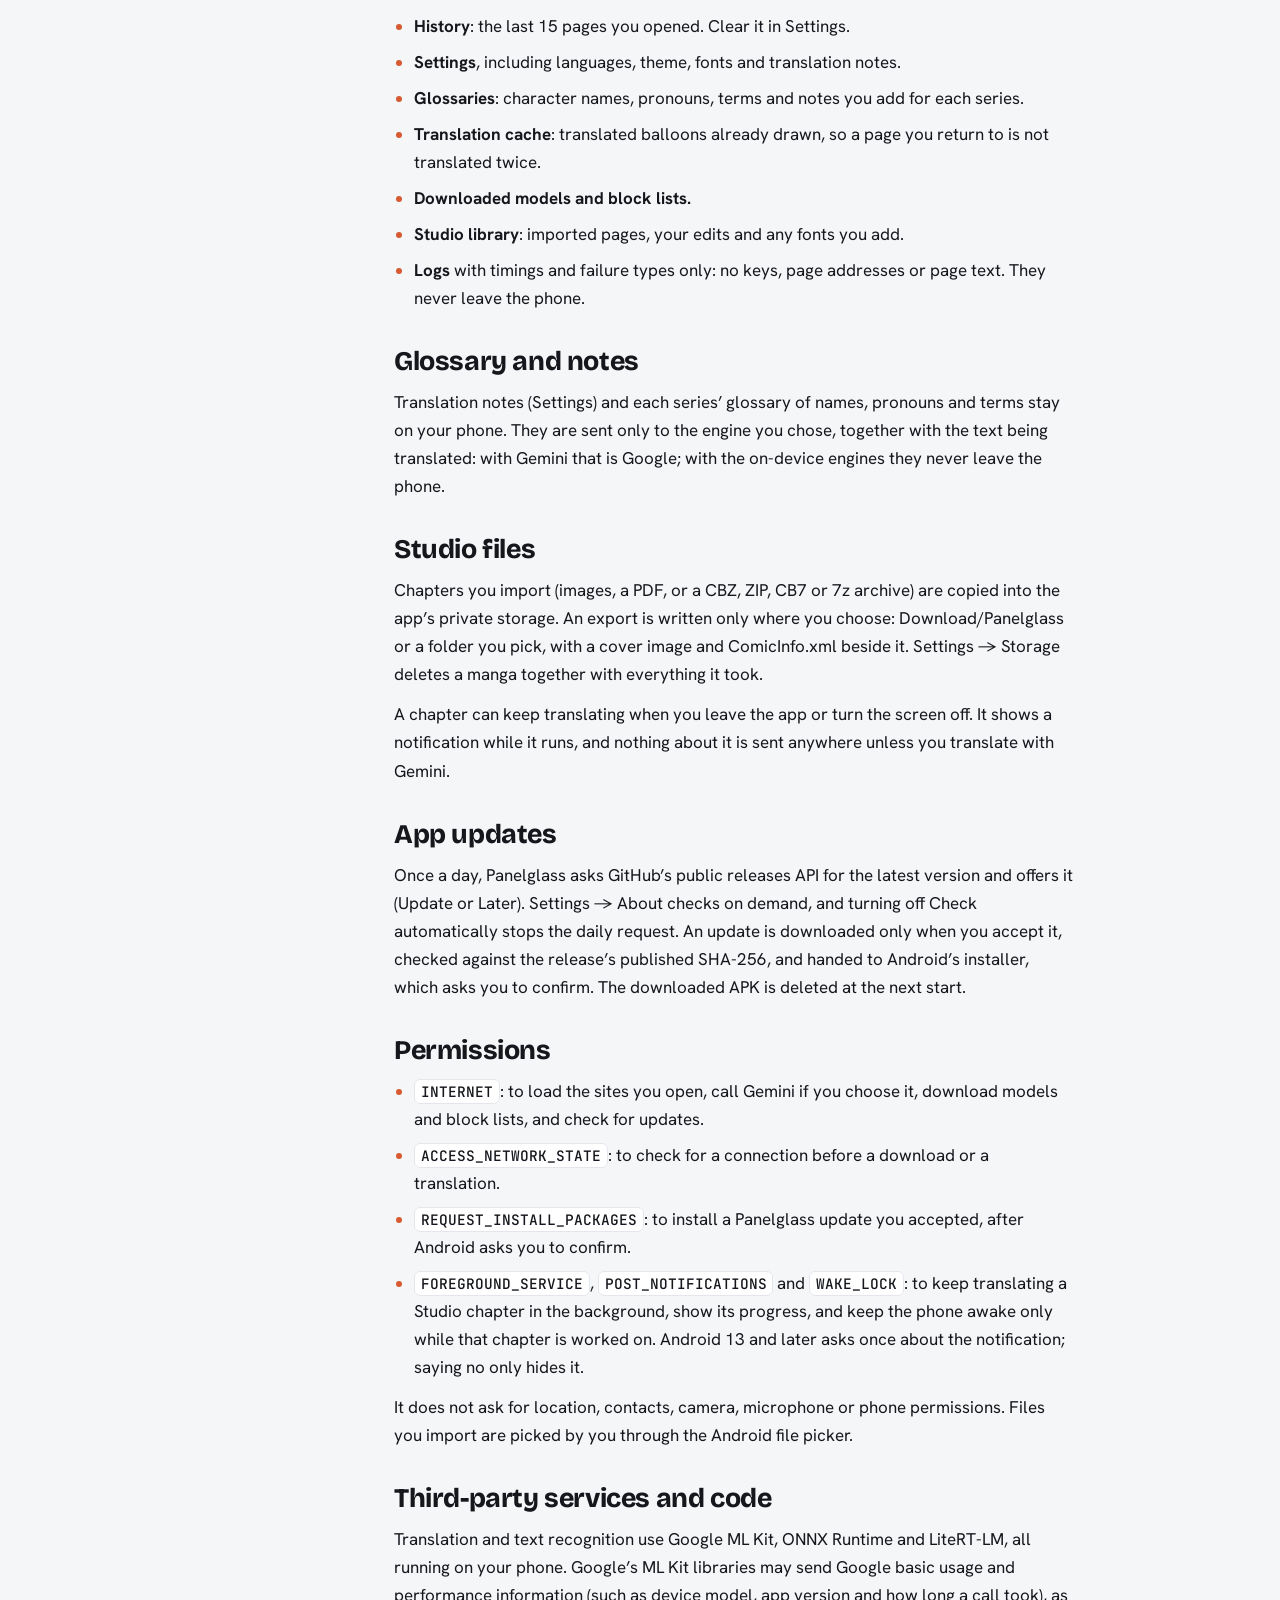
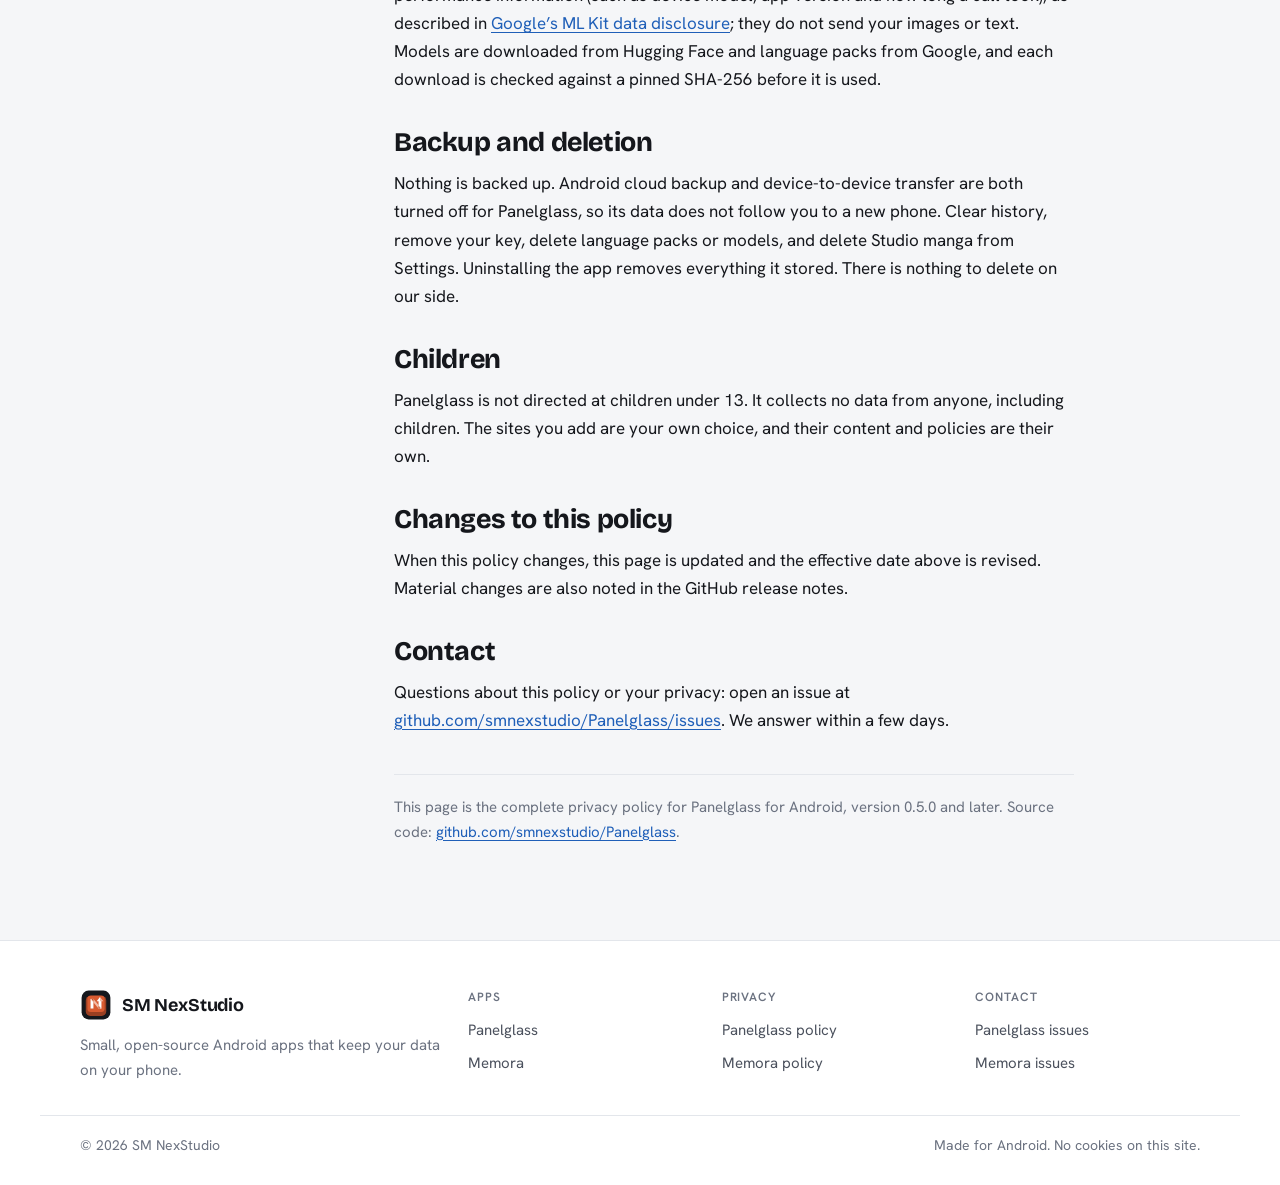
<file: panelglass-privacy-policy.html>
<!DOCTYPE html>
<html lang="en">
<head>
<meta charset="utf-8">
<meta name="viewport" content="width=device-width, initial-scale=1, viewport-fit=cover">
<title>Panelglass Privacy Policy | SM NexStudio</title>
<meta name="description" content="Panelglass privacy policy. Zero data sent to SM NexStudio. On-device manga translation with Google Translate (ML Kit), Qwen, or Gemma 4, with optional client-side Gemini API.">
<meta name="author" content="SM NexStudio">
<meta name="robots" content="index, follow">

<!-- Open Graph / Facebook -->
<meta property="og:type" content="article">
<meta property="og:site_name" content="SM NexStudio">
<meta property="og:title" content="Panelglass Privacy Policy | SM NexStudio">
<meta property="og:description" content="Panelglass privacy policy. Zero data sent to SM NexStudio. On-device manga translation with Google Translate (ML Kit), Qwen, or Gemma 4.">
<meta property="og:image" content="/assets/panelglass-settings-panel-pop.webp">

<!-- Twitter -->
<meta name="twitter:card" content="summary_large_image">
<meta name="twitter:title" content="Panelglass Privacy Policy | SM NexStudio">
<meta name="twitter:description" content="Panelglass privacy policy. Zero data sent to SM NexStudio. On-device manga translation with Google Translate (ML Kit), Qwen, or Gemma 4.">
<meta name="twitter:image" content="/assets/panelglass-settings-panel-pop.webp">

<meta name="theme-color" content="#F5F6F8">
<link rel="icon" href="assets/smnexstudio-favicon.svg" type="image/svg+xml">
<link rel="preconnect" href="https://fonts.googleapis.com">
<link rel="preconnect" href="https://fonts.gstatic.com" crossorigin>
<link rel="stylesheet" href="https://fonts.googleapis.com/css2?family=Bricolage+Grotesque:opsz,wght@12..96,500..800&family=Hanken+Grotesk:ital,wght@0,400..700;1,400&family=JetBrains+Mono:wght@500&display=swap">
<link rel="stylesheet" href="style.css">

<!-- Structured Data (Schema.org) -->
<script type="application/ld+json">
{
  "@context": "https://schema.org",
  "@graph": [
    {
      "@type": "BreadcrumbList",
      "itemListElement": [
        {
          "@type": "ListItem",
          "position": 1,
          "name": "Home",
          "item": "/"
        },
        {
          "@type": "ListItem",
          "position": 2,
          "name": "Privacy",
          "item": "/#privacy"
        },
        {
          "@type": "ListItem",
          "position": 3,
          "name": "Panelglass Privacy Policy",
          "item": "/panelglass-privacy-policy.html"
        }
      ]
    },
    {
      "@type": "WebPage",
      "@id": "/panelglass-privacy-policy.html#webpage",
      "url": "/panelglass-privacy-policy.html",
      "name": "Panelglass Privacy Policy",
      "description": "Privacy policy for the Panelglass Android manga translator app.",
      "publisher": {
        "@type": "Organization",
        "name": "SM NexStudio",
        "url": "/"
      }
    }
  ]
}
</script>
</head>
<body class="page-policy is-pg">
<a class="skip" href="#main">Skip to content</a>
<header class="nav" data-nav>
  <div class="wrap nav__in">
    <a class="brand" href="index.html"><img src="assets/smnexstudio.svg" alt="" width="32" height="32"><span>SM NexStudio</span></a>
    <button class="nav__toggle" type="button" aria-label="Menu" aria-expanded="false" aria-controls="menu" data-nav-toggle><svg viewBox="0 0 24 24" width="22" height="22" fill="none" stroke="currentColor" stroke-width="2" stroke-linecap="round" aria-hidden="true"><path d="M4 7h16M4 12h16M4 17h16"/></svg></button>
    <nav class="nav__menu" id="menu" data-nav-menu aria-label="Main">
      <a href="panelglass.html">Panelglass</a>
      <a href="memora.html">Memora</a>
      <a href="index.html#privacy" aria-current="true">Privacy</a>
      <a class="btn btn--sm btn--ink" href="https://github.com/smnexstudio" target="_blank" rel="noopener noreferrer"><svg viewBox="0 0 24 24" width="18" height="18" fill="currentColor" aria-hidden="true"><path d="M12 .5a11.5 11.5 0 0 0-3.64 22.41c.58.1.79-.25.79-.56v-2c-3.2.7-3.88-1.37-3.88-1.37-.53-1.33-1.28-1.69-1.28-1.69-1.05-.71.08-.7.08-.7 1.16.08 1.77 1.19 1.77 1.19 1.03 1.77 2.7 1.26 3.36.96.1-.75.4-1.26.73-1.55-2.55-.29-5.24-1.28-5.24-5.68 0-1.26.45-2.28 1.19-3.09-.12-.29-.52-1.46.11-3.04 0 0 .97-.31 3.17 1.18a11 11 0 0 1 5.77 0c2.2-1.49 3.17-1.18 3.17-1.18.63 1.58.23 2.75.11 3.04.74.81 1.19 1.83 1.19 3.09 0 4.41-2.69 5.38-5.26 5.67.41.36.78 1.06.78 2.14v3.17c0 .31.21.67.8.56A11.5 11.5 0 0 0 12 .5Z"/></svg><span>GitHub</span></a>
    </nav>
  </div>
</header>

<main id="main">
  <section class="phero">
    <div class="wrap phero__in">
      <nav class="crumbs" aria-label="Breadcrumb"><a href="index.html">Home</a><span aria-hidden="true">/</span><span>Privacy</span><span aria-hidden="true">/</span><span>Panelglass</span></nav>
      <div class="phero__title">
        <img src="assets/panelglass-icon.webp" alt="Panelglass app icon" width="72" height="72">
        <div>
          <h1>Panelglass Privacy Policy</h1>
          <p class="phero__meta">Effective 8 November 2026 &middot; Version 0.5.0 &middot; SM NexStudio</p>
        </div>
      </div>
      <p class="phero__lead">Nothing comes to us. You choose what goes anywhere else.</p>
      <dl class="glance"><div class="glance__item"><dt>Data sent to us</dt><dd>None</dd></div><div class="glance__item"><dt>On-device engines</dt><dd>Google Translate (ML&nbsp;Kit), Qwen, Gemma&nbsp;4</dd></div><div class="glance__item"><dt>Cloud, if you pick it</dt><dd>Gemini, with your key</dd></div><div class="glance__item"><dt>Cloud backup</dt><dd>Off</dd></div></dl>
    </div>
  </section>

  <div class="wrap doc">
    <aside class="doc__toc">
      <details open data-toc-details>
        <summary>On this page</summary>
        <ol data-toc><li><a href="#who">Who we are</a></li><li><a href="#collect">Data we collect</a></li><li><a href="#leaves">What leaves your device</a></li><li><a href="#engines">Translation engines</a></li><li><a href="#keys">Your API key</a></li><li><a href="#browsing">Browsing and sites</a></li><li><a href="#device">What the app keeps on your device</a></li><li><a href="#glossary">Glossary and notes</a></li><li><a href="#studio">Studio files</a></li><li><a href="#updates">App updates</a></li><li><a href="#permissions">Permissions</a></li><li><a href="#thirdparty">Third-party services and code</a></li><li><a href="#retention">Backup and deletion</a></li><li><a href="#children">Children</a></li><li><a href="#changes">Changes to this policy</a></li><li><a href="#contact">Contact</a></li></ol>
      </details>
    </aside>
    <article class="doc__body">
      <div class="summary"><strong>Summary.</strong> Panelglass has no server and no account, and SM NexStudio receives nothing from the app: no analytics, no ads, no crash reports. With Google Translate (ML&nbsp;Kit), Qwen or Gemma&nbsp;4, translation happens on your phone. If you choose Gemini, the text areas on your screen are sent to Google with your own API key.</div>
      <section id="who" class="doc__sec"><h2>Who we are</h2>
<p>Panelglass is an open-source manga, manhwa and manhua translator for Android, published on GitHub by SM NexStudio. It is a web browser for the reader sites you add yourself, plus a Studio for chapters you import from your own files. This policy covers the Android app, version 0.5.0 and later.</p></section><section id="collect" class="doc__sec"><h2>Data we collect</h2>
<p><strong>None.</strong> Panelglass has no server of its own, so there is nowhere for your data to come to us.</p>
<ul>
<li>No personal information, no account and no sign-in.</li>
<li>No device or advertising identifiers.</li>
<li>No usage analytics, telemetry or crash reports.</li>
<li>No advertising SDKs.</li>
</ul></section><section id="leaves" class="doc__sec"><h2>What leaves your device</h2>
<p>Panelglass is a browser, so it does use the internet. This is every kind of request it makes, and when. We never see any of them.</p>

<div class="table-scroll" role="region" aria-label="What leaves your device" tabindex="0">
<table class="flow-table">
<thead><tr><th scope="col">When</th><th scope="col">What is sent</th><th scope="col">Sent to</th></tr></thead>
<tbody>
<tr><td>You open a site</td><td>What any browser sends: the page address, your IP address and cookies that site set</td><td>That site, and the services it loads (hosts on the block lists are refused)</td></tr>
<tr><td>You translate with Gemini</td><td>Crops of the text areas on the screen or page, the language pair, your translation notes and the series&rsquo; glossary, and your API key</td><td>Google (Gemini API), straight from your phone</td></tr>
<tr><td>First start, or when you add a language</td><td>A download request for Google Translate language packs</td><td>Google (ML Kit)</td></tr>
<tr><td>You download a model</td><td>A download request for Qwen, Gemma&nbsp;4, manga-ocr or LaMa</td><td>Hugging Face</td></tr>
<tr><td>About once a day, while you read</td><td>A download request for the public ad and pop-up block lists</td><td>AdGuard, HaGeZi and StevenBlack list hosts</td></tr>
<tr><td>Once a day, or when you tap Check for updates</td><td>A request for the latest Panelglass release. Nothing about you is sent</td><td>GitHub (public releases API), over HTTPS</td></tr>
<tr><td>You choose to install an update</td><td>A download request for the new APK and its checksum</td><td>GitHub, over HTTPS</td></tr>
</tbody>
</table>
</div></section><section id="engines" class="doc__sec"><h2>Translation engines</h2>
<p>You choose the engine under Settings&nbsp;&rarr;&nbsp;Translation model. Panelglass never switches engines behind your back.</p>
<ul>
<li><strong>Google Translate (ML Kit)</strong>, the default: Google&rsquo;s on-device ML Kit translation, not the Google Translate app or its cloud service. Text is read and translated on your phone. Nothing is sent for translation.</li>
<li><strong>Qwen 2.5 1.5B and Gemma 4 E2B</strong>: language models that run on your phone once downloaded. Nothing is sent for translation.</li>
<li><strong>Gemini</strong>: crops of the text on your screen are sent from your phone straight to Google, using an API key you create in Google AI Studio. Google&rsquo;s Gemini API terms and privacy policy apply to what you send. Depending on your Google plan, Google may use that content to improve its products.</li>
</ul>
<p><strong>Translate page</strong> (the site&rsquo;s own titles, chapter lists and comments) always runs on your phone with ML Kit, whichever engine you chose.</p></section><section id="keys" class="doc__sec"><h2>Your API key</h2>
<p>A Gemini key is encrypted with AES-GCM using a key held in the Android Keystore. It is never logged and is sent only to Google with your own requests. Remove it at any time in Settings.</p></section><section id="browsing" class="doc__sec"><h2>Browsing and sites</h2>
<p>No sites ship with the app; the list holds only the sites you add. Sites you open can set cookies and see your IP address, as in any browser. Their cookies and site data stay in Panelglass&rsquo;s private storage, and each site&rsquo;s own privacy policy applies to what it collects.</p>
<ul>
<li><strong>HTTPS only.</strong> The app sends nothing in clear text. An <code>http://</code> address opens as <code>https://</code>, and a site that only serves plain http does not load.</li>
<li><strong>Ad and pop-up blocking.</strong> Requests to hosts on the public block lists are refused before they leave your phone.</li>
<li><strong>Links from other apps</strong> open in the reader but are never translated automatically; you tap Start yourself.</li>
<li>Pages get no access to your files and no access to the app itself.</li>
</ul></section><section id="device" class="doc__sec"><h2>What the app keeps on your device</h2>
<p>Everything below stays in the app&rsquo;s private storage, which other apps cannot read.</p>
<ul>
<li><strong>Your sites</strong>, pins and per-site settings.</li>
<li><strong>History</strong>: the last 15 pages you opened. Clear it in Settings.</li>
<li><strong>Settings</strong>, including languages, theme, fonts and translation notes.</li>
<li><strong>Glossaries</strong>: character names, pronouns, terms and notes you add for each series.</li>
<li><strong>Translation cache</strong>: translated balloons already drawn, so a page you return to is not translated twice.</li>
<li><strong>Downloaded models and block lists.</strong></li>
<li><strong>Studio library</strong>: imported pages, your edits and any fonts you add.</li>
<li><strong>Logs</strong> with timings and failure types only: no keys, page addresses or page text. They never leave the phone.</li>
</ul></section><section id="glossary" class="doc__sec"><h2>Glossary and notes</h2>
<p>Translation notes (Settings) and each series&rsquo; glossary of names, pronouns and terms stay on your phone. They are sent only to the engine you chose, together with the text being translated: with Gemini that is Google; with the on-device engines they never leave the phone.</p></section><section id="studio" class="doc__sec"><h2>Studio files</h2>
<p>Chapters you import (images, a PDF, or a CBZ, ZIP, CB7 or 7z archive) are copied into the app&rsquo;s private storage. An export is written only where you choose: Download/Panelglass or a folder you pick, with a cover image and ComicInfo.xml beside it. Settings&nbsp;&rarr;&nbsp;Storage deletes a manga together with everything it took.</p>
<p>A chapter can keep translating when you leave the app or turn the screen off. It shows a notification while it runs, and nothing about it is sent anywhere unless you translate with Gemini.</p></section><section id="updates" class="doc__sec"><h2>App updates</h2>
<p>Once a day, Panelglass asks GitHub&rsquo;s public releases API for the latest version and offers it (Update or Later). Settings&nbsp;&rarr;&nbsp;About checks on demand, and turning off Check automatically stops the daily request. An update is downloaded only when you accept it, checked against the release&rsquo;s published SHA-256, and handed to Android&rsquo;s installer, which asks you to confirm. The downloaded APK is deleted at the next start.</p></section><section id="permissions" class="doc__sec"><h2>Permissions</h2>
<ul>
<li><code>INTERNET</code>: to load the sites you open, call Gemini if you choose it, download models and block lists, and check for updates.</li>
<li><code>ACCESS_NETWORK_STATE</code>: to check for a connection before a download or a translation.</li>
<li><code>REQUEST_INSTALL_PACKAGES</code>: to install a Panelglass update you accepted, after Android asks you to confirm.</li>
<li><code>FOREGROUND_SERVICE</code>, <code>POST_NOTIFICATIONS</code> and <code>WAKE_LOCK</code>: to keep translating a Studio chapter in the background, show its progress, and keep the phone awake only while that chapter is worked on. Android 13 and later asks once about the notification; saying no only hides it.</li>
</ul>
<p>It does not ask for location, contacts, camera, microphone or phone permissions. Files you import are picked by you through the Android file picker.</p></section><section id="thirdparty" class="doc__sec"><h2>Third-party services and code</h2>
<p>Translation and text recognition use Google ML Kit, ONNX Runtime and LiteRT-LM, all running on your phone. Google&rsquo;s ML Kit libraries may send Google basic usage and performance information (such as device model, app version and how long a call took), as described in <a href="https://developers.google.com/ml-kit/android-data-disclosure" target="_blank" rel="noopener noreferrer">Google&rsquo;s ML Kit data disclosure</a>; they do not send your images or text. Models are downloaded from Hugging Face and language packs from Google, and each download is checked against a pinned SHA-256 before it is used.</p></section><section id="retention" class="doc__sec"><h2>Backup and deletion</h2>
<p>Nothing is backed up. Android cloud backup and device-to-device transfer are both turned off for Panelglass, so its data does not follow you to a new phone. Clear history, remove your key, delete language packs or models, and delete Studio manga from Settings. Uninstalling the app removes everything it stored. There is nothing to delete on our side.</p></section><section id="children" class="doc__sec"><h2>Children</h2>
<p>Panelglass is not directed at children under 13. It collects no data from anyone, including children. The sites you add are your own choice, and their content and policies are their own.</p></section><section id="changes" class="doc__sec"><h2>Changes to this policy</h2>
<p>When this policy changes, this page is updated and the effective date above is revised. Material changes are also noted in the GitHub release notes.</p></section><section id="contact" class="doc__sec"><h2>Contact</h2>
<p>Questions about this policy or your privacy: open an issue at <a href="https://github.com/smnexstudio/Panelglass/issues" target="_blank" rel="noopener noreferrer">github.com/smnexstudio/Panelglass/issues</a>. We answer within a few days.</p></section>
      <p class="doc__note">This page is the complete privacy policy for Panelglass for Android, version 0.5.0 and later. Source code: <a href="https://github.com/smnexstudio/Panelglass" target="_blank" rel="noopener noreferrer">github.com/smnexstudio/Panelglass</a>.</p>
    </article>
  </div>
</main>
<footer class="foot">
  <div class="wrap foot__in">
    <div class="foot__brand">
      <a class="brand" href="index.html"><img src="assets/smnexstudio.svg" alt="" width="32" height="32"><span>SM NexStudio</span></a>
      <p>Small, open-source Android apps that keep your data on your phone.</p>
    </div>
    <div class="foot__col">
      <h2>Apps</h2>
      <a href="panelglass.html">Panelglass</a>
      <a href="memora.html">Memora</a>
    </div>
    <div class="foot__col">
      <h2>Privacy</h2>
      <a href="panelglass-privacy-policy.html">Panelglass policy</a>
      <a href="memora-privacy-policy.html">Memora policy</a>
    </div>
    <div class="foot__col">
      <h2>Contact</h2>
      <a href="https://github.com/smnexstudio/Panelglass/issues" target="_blank" rel="noopener noreferrer">Panelglass issues</a>
      <a href="https://github.com/smnexstudio/Memora/issues" target="_blank" rel="noopener noreferrer">Memora issues</a>
    </div>
  </div>
  <div class="wrap foot__base"><span>&copy; <span data-year>2026</span> SM NexStudio</span><span>Made for Android. No cookies on this site.</span></div>
</footer>
<script src="assets/main.js"></script>
</body>
</html>
</file>
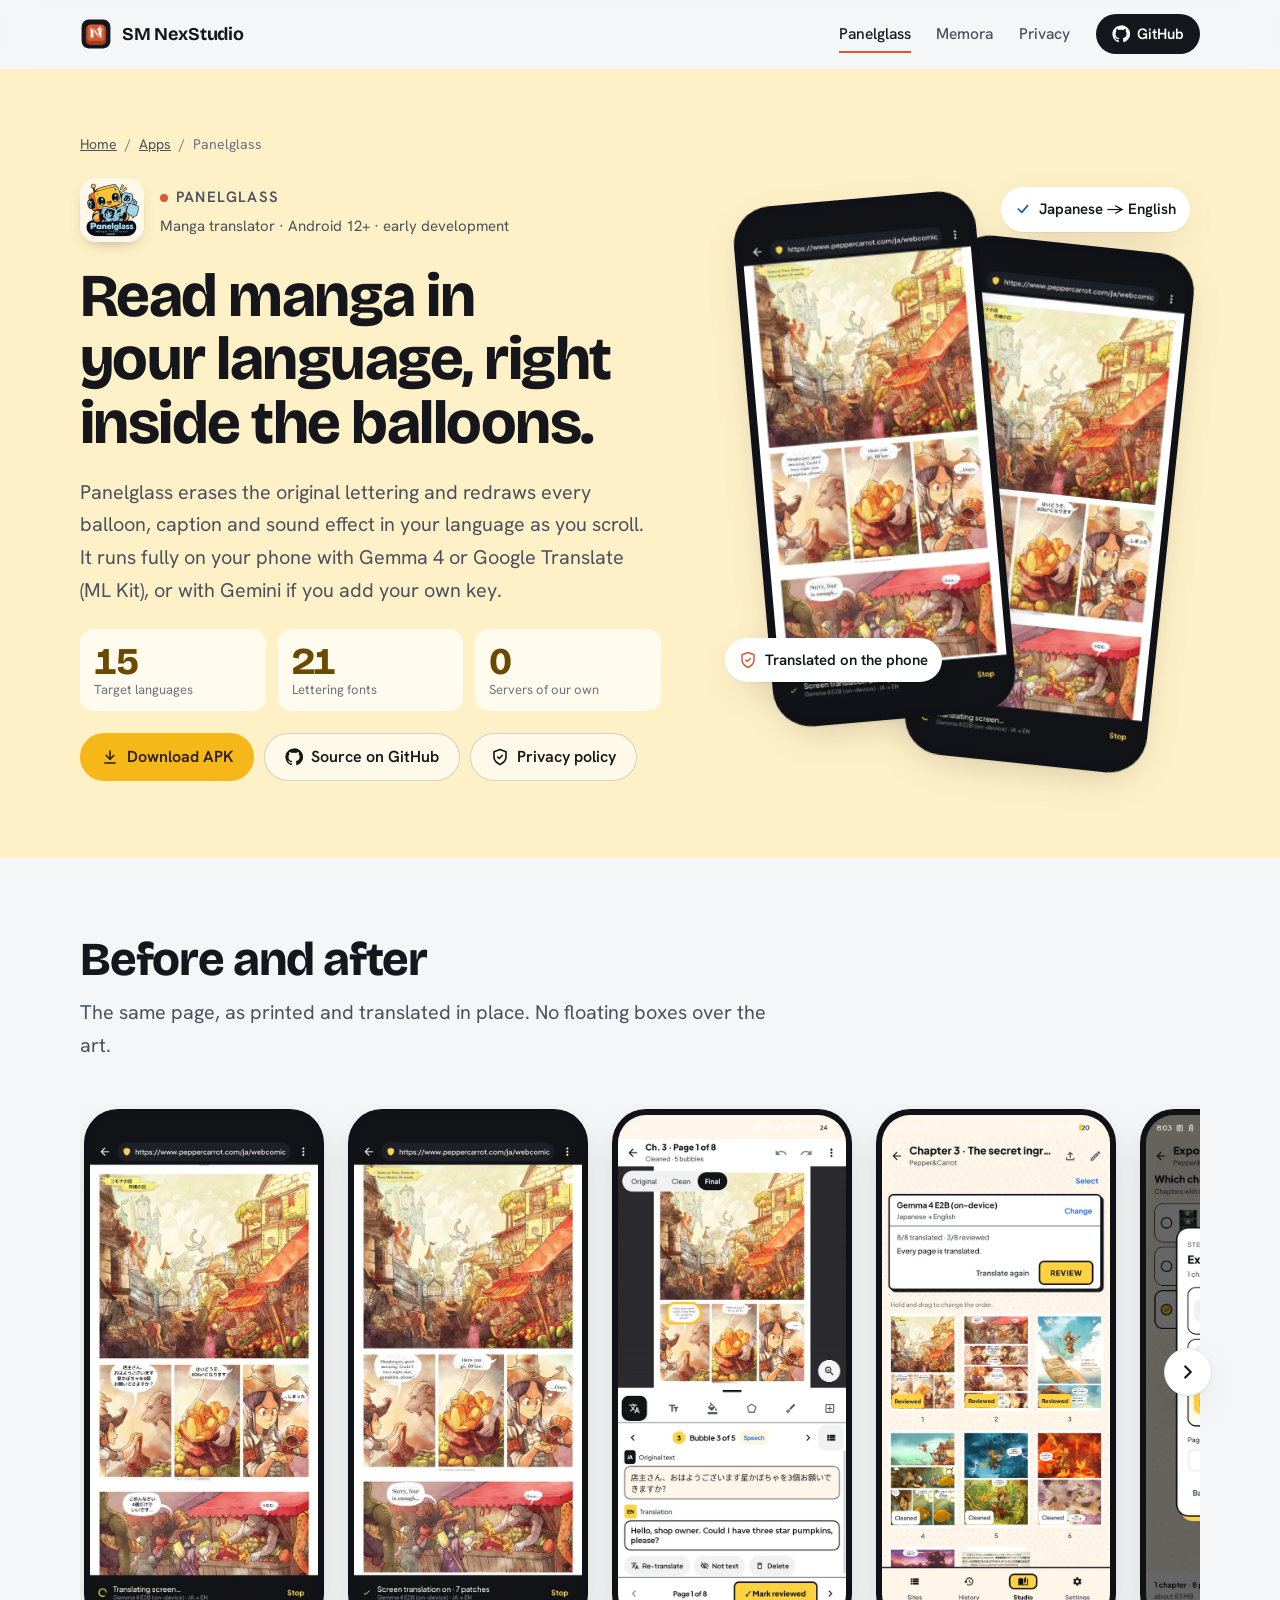
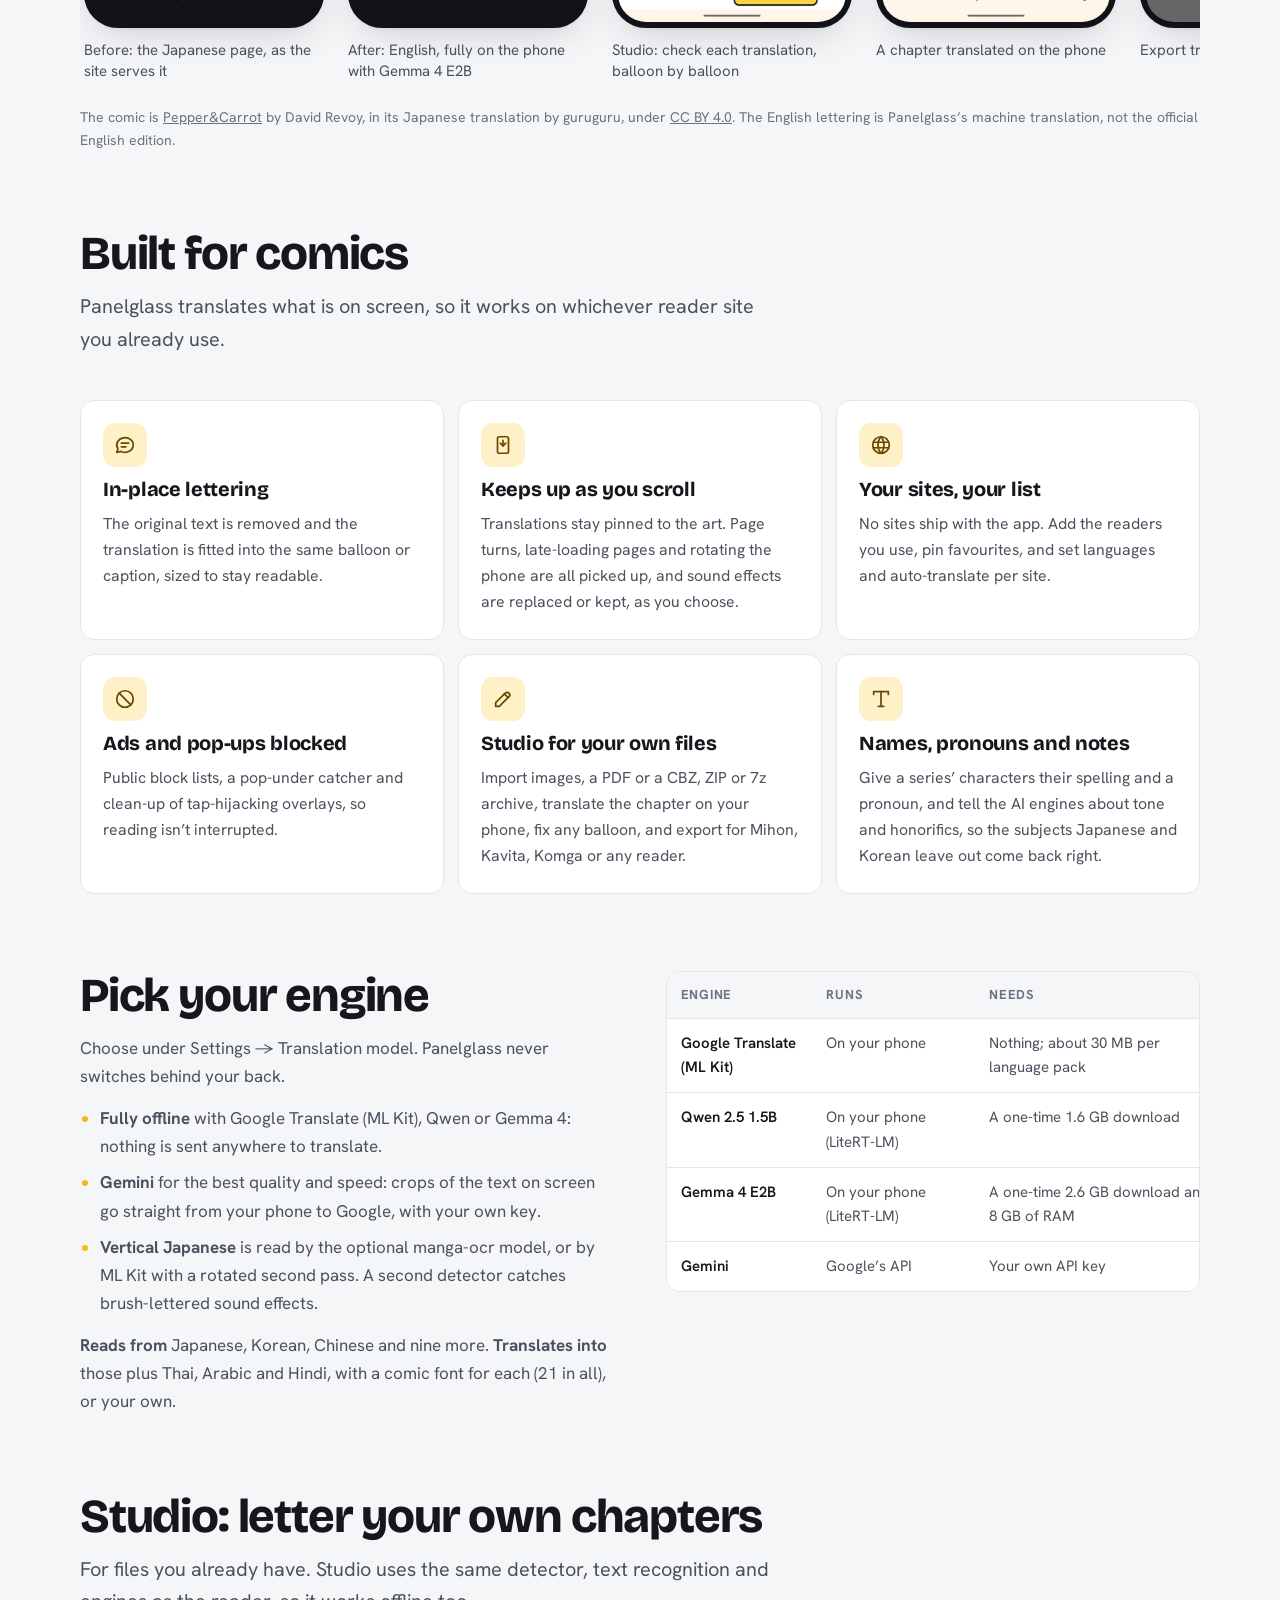
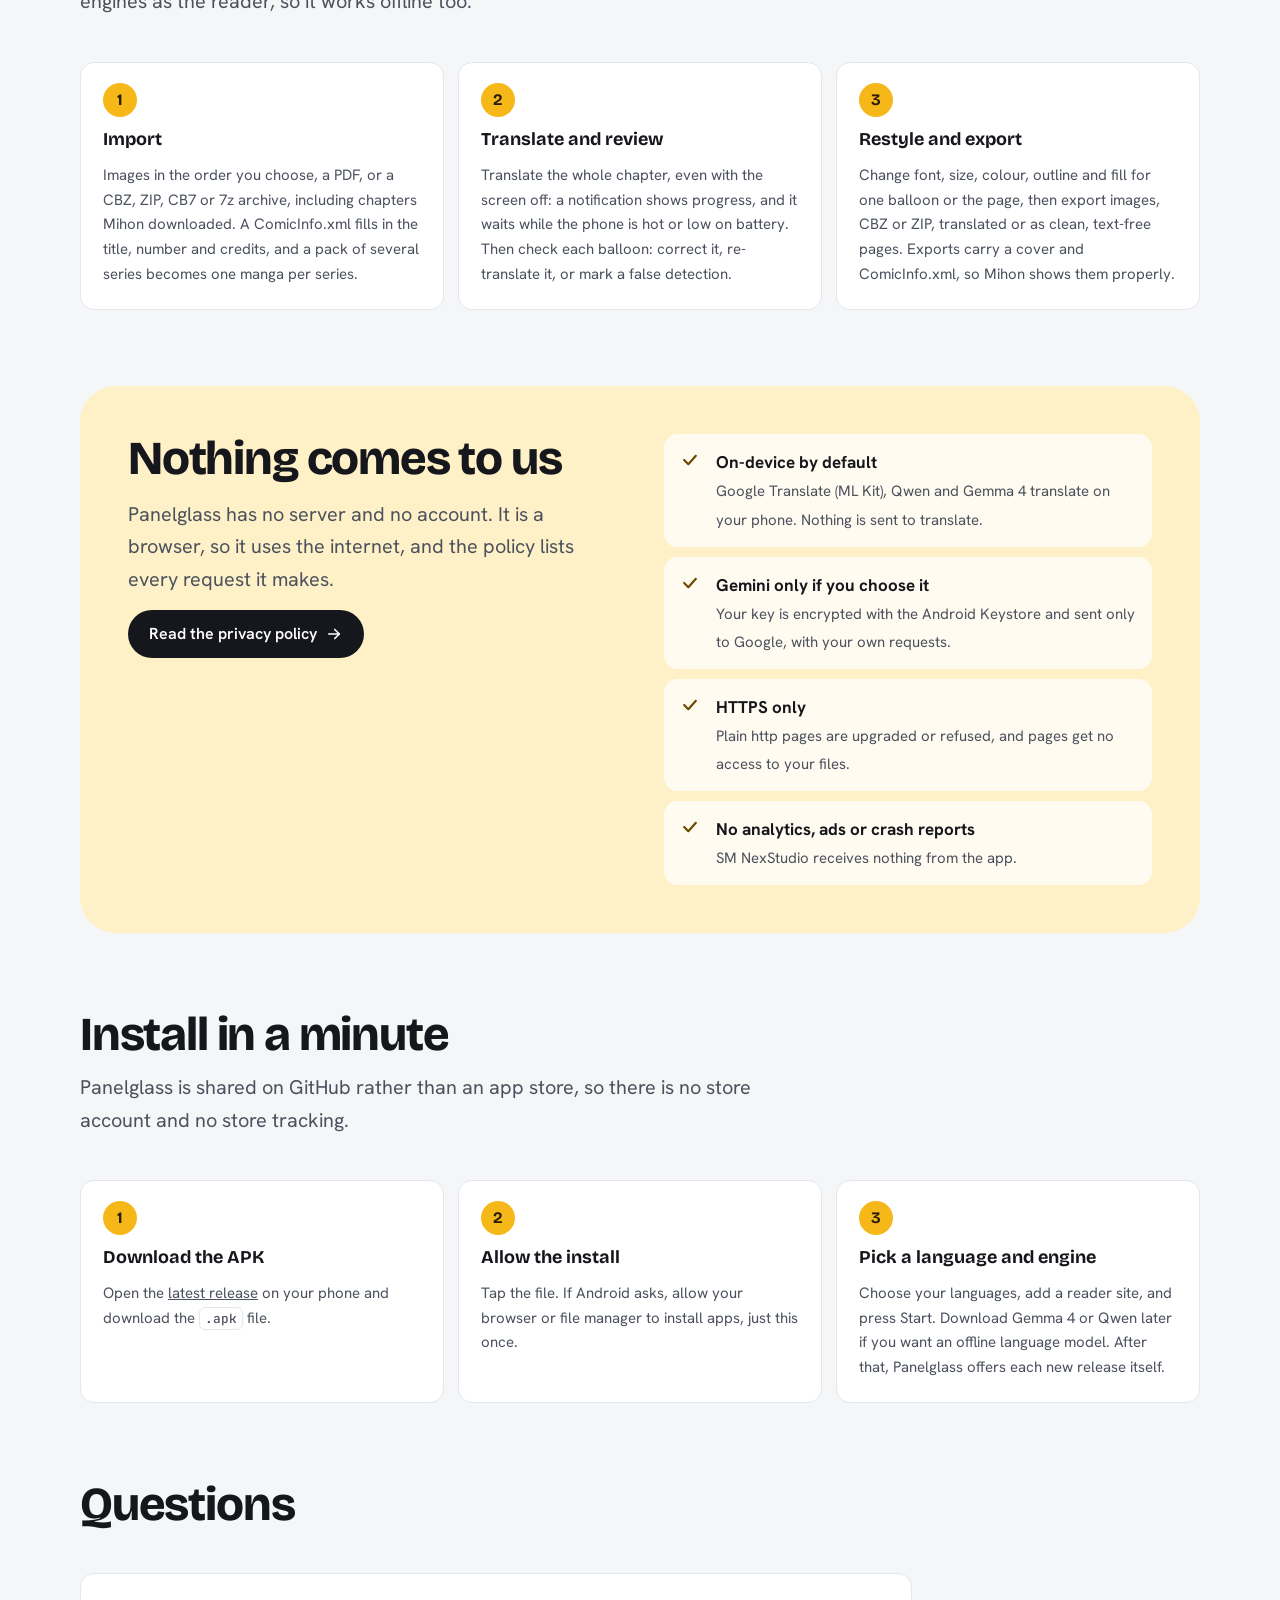
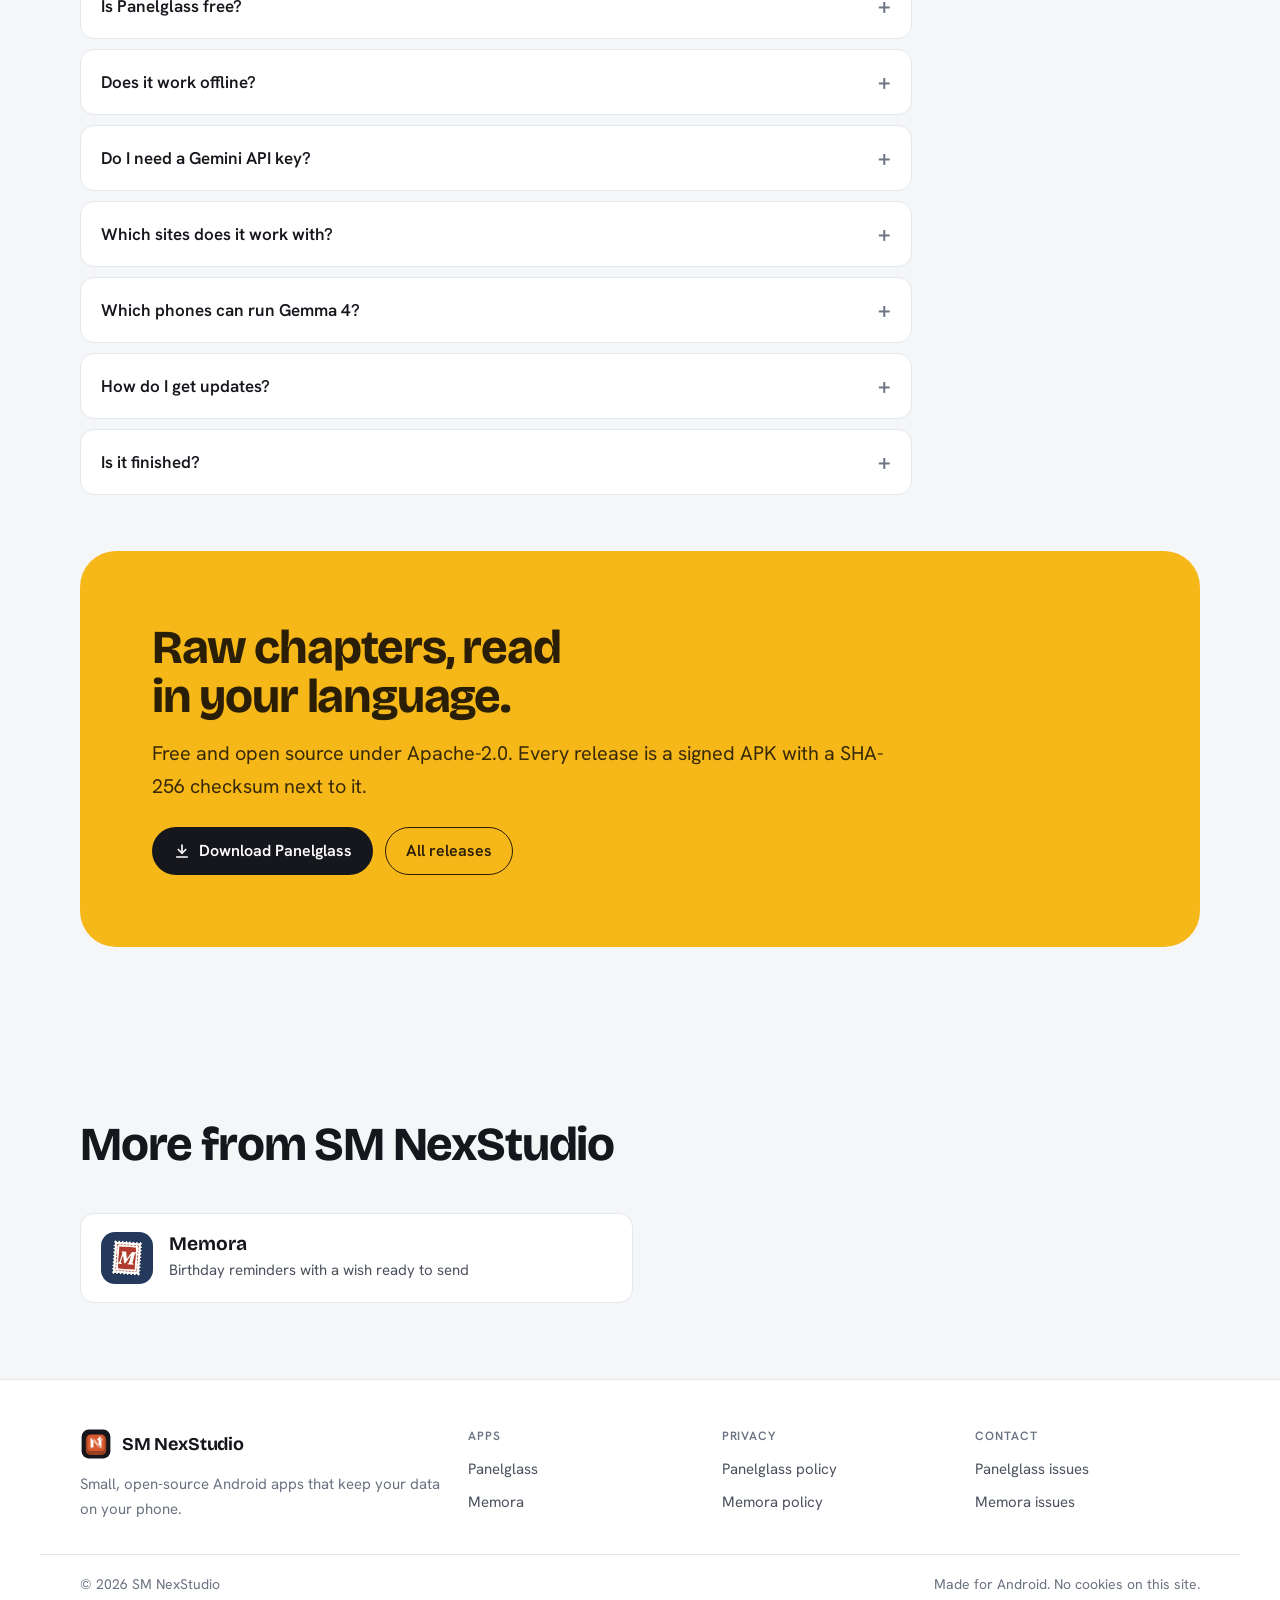
<file: panelglass.html>
<!DOCTYPE html>
<html lang="en">
<head>
<meta charset="utf-8">
<meta name="viewport" content="width=device-width, initial-scale=1, viewport-fit=cover">
<title>Panelglass: On-Device Manga Translator for Android | SM NexStudio</title>
<meta name="description" content="Panelglass translates manga, manhwa and manhua inside the speech balloons as you scroll, fully on your Android phone with Gemma 4 or Google Translate (ML Kit). Free, open source, no tracking.">
<meta name="author" content="SM NexStudio">
<meta name="robots" content="index, follow">

<!-- Open Graph / Facebook -->
<meta property="og:type" content="website">
<meta property="og:site_name" content="SM NexStudio">
<meta property="og:title" content="Panelglass: On-Device Manga Translator for Android | SM NexStudio">
<meta property="og:description" content="Panelglass translates manga, manhwa and manhua inside the speech balloons as you scroll, fully on your Android phone with Gemma 4 or Google Translate (ML Kit). Free, open source, no tracking.">
<meta property="og:image" content="/assets/panelglass-reader-en.webp">

<!-- Twitter -->
<meta name="twitter:card" content="summary_large_image">
<meta name="twitter:title" content="Panelglass: On-Device Manga Translator for Android | SM NexStudio">
<meta name="twitter:description" content="Panelglass translates manga, manhwa and manhua inside the speech balloons as you scroll, fully on your Android phone with Gemma 4 or Google Translate (ML Kit). Free, open source, no tracking.">
<meta name="twitter:image" content="/assets/panelglass-reader-en.webp">

<meta name="theme-color" content="#F5F6F8">
<link rel="icon" href="assets/smnexstudio-favicon.svg" type="image/svg+xml">
<link rel="preconnect" href="https://fonts.googleapis.com">
<link rel="preconnect" href="https://fonts.gstatic.com" crossorigin>
<link rel="stylesheet" href="https://fonts.googleapis.com/css2?family=Bricolage+Grotesque:opsz,wght@12..96,500..800&family=Hanken+Grotesk:ital,wght@0,400..700;1,400&family=JetBrains+Mono:wght@500&display=swap">
<link rel="stylesheet" href="style.css">

<!-- Structured Data (Schema.org) -->
<script type="application/ld+json">
{
  "@context": "https://schema.org",
  "@graph": [
    {
      "@type": "BreadcrumbList",
      "itemListElement": [
        {
          "@type": "ListItem",
          "position": 1,
          "name": "Home",
          "item": "/"
        },
        {
          "@type": "ListItem",
          "position": 2,
          "name": "Apps",
          "item": "/#apps"
        },
        {
          "@type": "ListItem",
          "position": 3,
          "name": "Panelglass",
          "item": "/panelglass.html"
        }
      ]
    },
    {
      "@type": "SoftwareApplication",
      "@id": "/panelglass.html#app",
      "name": "Panelglass",
      "url": "/panelglass.html",
      "offers": {
        "@type": "Offer",
        "price": "0",
        "priceCurrency": "USD"
      },
      "author": {
        "@type": "Organization",
        "name": "SM NexStudio",
        "url": "/"
      },
      "operatingSystem": "Android 12+",
      "applicationCategory": "BooksApplication",
      "description": "On-device manga, manhwa, and manhua speech balloon translator powered by local AI and ML Kit, with a Studio that letters your own chapters.",
      "softwareVersion": "0.5.0",
      "downloadUrl": "https://github.com/smnexstudio/Panelglass/releases/latest",
      "license": "https://www.apache.org/licenses/LICENSE-2.0",
      "screenshot": "/assets/panelglass-reader-en.webp"
    }
  ]
}
</script>
</head>
<body class="page-app is-pg">
<a class="skip" href="#main">Skip to content</a>
<header class="nav" data-nav>
  <div class="wrap nav__in">
    <a class="brand" href="index.html"><img src="assets/smnexstudio.svg" alt="" width="32" height="32"><span>SM NexStudio</span></a>
    <button class="nav__toggle" type="button" aria-label="Menu" aria-expanded="false" aria-controls="menu" data-nav-toggle><svg viewBox="0 0 24 24" width="22" height="22" fill="none" stroke="currentColor" stroke-width="2" stroke-linecap="round" aria-hidden="true"><path d="M4 7h16M4 12h16M4 17h16"/></svg></button>
    <nav class="nav__menu" id="menu" data-nav-menu aria-label="Main">
      <a href="panelglass.html" aria-current="page">Panelglass</a>
      <a href="memora.html">Memora</a>
      <a href="index.html#privacy">Privacy</a>
      <a class="btn btn--sm btn--ink" href="https://github.com/smnexstudio" target="_blank" rel="noopener noreferrer"><svg viewBox="0 0 24 24" width="18" height="18" fill="currentColor" aria-hidden="true"><path d="M12 .5a11.5 11.5 0 0 0-3.64 22.41c.58.1.79-.25.79-.56v-2c-3.2.7-3.88-1.37-3.88-1.37-.53-1.33-1.28-1.69-1.28-1.69-1.05-.71.08-.7.08-.7 1.16.08 1.77 1.19 1.77 1.19 1.03 1.77 2.7 1.26 3.36.96.1-.75.4-1.26.73-1.55-2.55-.29-5.24-1.28-5.24-5.68 0-1.26.45-2.28 1.19-3.09-.12-.29-.52-1.46.11-3.04 0 0 .97-.31 3.17 1.18a11 11 0 0 1 5.77 0c2.2-1.49 3.17-1.18 3.17-1.18.63 1.58.23 2.75.11 3.04.74.81 1.19 1.83 1.19 3.09 0 4.41-2.69 5.38-5.26 5.67.41.36.78 1.06.78 2.14v3.17c0 .31.21.67.8.56A11.5 11.5 0 0 0 12 .5Z"/></svg><span>GitHub</span></a>
    </nav>
  </div>
</header>

<main id="main">
  <section class="ahero">
    <div class="wrap ahero__in">
      <div class="ahero__copy">
        <nav class="crumbs" aria-label="Breadcrumb"><a href="index.html">Home</a><span aria-hidden="true">/</span><a href="index.html#apps">Apps</a><span aria-hidden="true">/</span><span>Panelglass</span></nav>
        <div class="product__id"><img src="assets/panelglass-icon.webp" alt="Panelglass app icon" width="64" height="64"><div><p class="eyebrow">Panelglass</p><p>Manga translator &middot; Android 12+ &middot; early development</p></div></div>
        <h1>Read manga in your language, right inside the balloons.</h1>
        <p class="lede">Panelglass erases the original lettering and redraws every balloon, caption and sound effect in your language as you scroll. It runs fully on your phone with Gemma&nbsp;4 or Google Translate (ML&nbsp;Kit), or with Gemini if you add your own key.</p>
        <dl class="stats"><div><dt>Target languages</dt><dd>15</dd></div><div><dt>Lettering fonts</dt><dd>21</dd></div><div><dt>Servers of our own</dt><dd>0</dd></div></dl>
        <div class="product__cta">
          <a class="btn btn--pg" href="https://github.com/smnexstudio/Panelglass/releases/latest" target="_blank" rel="noopener noreferrer"><svg viewBox="0 0 24 24" width="18" height="18" fill="none" stroke="currentColor" stroke-width="2.2" stroke-linecap="round" stroke-linejoin="round" aria-hidden="true"><path d="M12 4v11"/><path d="m7 10 5 5 5-5"/><path d="M5 20h14"/></svg> Download APK</a>
          <a class="btn btn--ghost" href="https://github.com/smnexstudio/Panelglass" target="_blank" rel="noopener noreferrer"><svg viewBox="0 0 24 24" width="18" height="18" fill="currentColor" aria-hidden="true"><path d="M12 .5a11.5 11.5 0 0 0-3.64 22.41c.58.1.79-.25.79-.56v-2c-3.2.7-3.88-1.37-3.88-1.37-.53-1.33-1.28-1.69-1.28-1.69-1.05-.71.08-.7.08-.7 1.16.08 1.77 1.19 1.77 1.19 1.03 1.77 2.7 1.26 3.36.96.1-.75.4-1.26.73-1.55-2.55-.29-5.24-1.28-5.24-5.68 0-1.26.45-2.28 1.19-3.09-.12-.29-.52-1.46.11-3.04 0 0 .97-.31 3.17 1.18a11 11 0 0 1 5.77 0c2.2-1.49 3.17-1.18 3.17-1.18.63 1.58.23 2.75.11 3.04.74.81 1.19 1.83 1.19 3.09 0 4.41-2.69 5.38-5.26 5.67.41.36.78 1.06.78 2.14v3.17c0 .31.21.67.8.56A11.5 11.5 0 0 0 12 .5Z"/></svg> Source on GitHub</a>
          <a class="btn btn--ghost" href="panelglass-privacy-policy.html"><svg viewBox="0 0 24 24" width="18" height="18" fill="none" stroke="currentColor" stroke-width="2.2" stroke-linecap="round" stroke-linejoin="round" aria-hidden="true"><path d="M12 22s8-4 8-10V5l-8-3-8 3v7c0 6 8 10 8 10"/><path d="m9 12 2 2 4-4"/></svg> Privacy policy</a>
        </div>
      </div>
      <div class="hero__art" aria-hidden="true">
        <figure class="phone phone--back"><img src="assets/panelglass-reader-ja.webp" alt="" width="560" height="1245"></figure>
        <figure class="phone phone--front"><img src="assets/panelglass-reader-en.webp" alt="" width="560" height="1245"></figure>
        <div class="hero__chip hero__chip--a"><svg viewBox="0 0 24 24" width="18" height="18" fill="none" stroke="currentColor" stroke-width="2" stroke-linecap="round" stroke-linejoin="round"><path d="M12 22s8-4 8-10V5l-8-3-8 3v7c0 6 8 10 8 10"/><path d="m9 12 2 2 4-4"/></svg> Translated on the phone</div>
        <div class="hero__chip hero__chip--b"><svg viewBox="0 0 24 24" width="16" height="16" fill="none" stroke="currentColor" stroke-width="2.6" stroke-linecap="round" stroke-linejoin="round"><path d="m5 12 5 5 9-10"/></svg> Japanese &rarr; English</div>
      </div>
    </div>
  </section>
  <section class="sec wrap" aria-labelledby="shots-h">
    <div class="sec-head"><h2 id="shots-h">Before and after</h2><p>The same page, as printed and translated in place. No floating boxes over the art.</p></div>
    <div class="shots-wrap" data-shots><button class="shots__btn shots__btn--prev" type="button" aria-label="Previous screenshots" data-shots-prev><svg viewBox="0 0 24 24" width="22" height="22" fill="none" stroke="currentColor" stroke-width="2.4" stroke-linecap="round" stroke-linejoin="round" aria-hidden="true"><path d="m15 6-6 6 6 6"/></svg></button><ul class="shots" role="list" tabindex="0" aria-label="Screenshots" data-shots-list><li><figure><div class="shot"><img src="assets/panelglass-reader-ja.webp" alt="A Japanese comic page open in the Panelglass reader" width="560" height="1245" loading="lazy"></div><figcaption>Before: the Japanese page, as the site serves it</figcaption></figure></li><li><figure><div class="shot"><img src="assets/panelglass-reader-en.webp" alt="The same page with every speech balloon redrawn in English" width="560" height="1245" loading="lazy"></div><figcaption>After: English, fully on the phone with Gemma&nbsp;4 E2B</figcaption></figure></li><li><figure><div class="shot"><img src="assets/panelglass-studio-review.webp" alt="Panelglass Studio showing a translated page and one balloon&rsquo;s original and translation" width="560" height="1245" loading="lazy"></div><figcaption>Studio: check each translation, balloon by balloon</figcaption></figure></li><li><figure><div class="shot"><img src="assets/panelglass-studio-chapter.webp" alt="A Studio chapter with every page translated and some marked reviewed" width="560" height="1245" loading="lazy"></div><figcaption>A chapter translated on the phone</figcaption></figure></li><li><figure><div class="shot"><img src="assets/panelglass-studio-export.webp" alt="Exporting from the Studio as images, CBZ or ZIP" width="560" height="1245" loading="lazy"></div><figcaption>Export translated or clean pages</figcaption></figure></li><li><figure><div class="shot"><img src="assets/panelglass-library.webp" alt="The list of reader sites added in Panelglass" width="560" height="1245" loading="lazy"></div><figcaption>Your sites: none ship with the app</figcaption></figure></li><li><figure><div class="shot"><img src="assets/panelglass-settings-panel-pop.webp" alt="Panelglass settings in the Panel Pop theme" width="560" height="1245" loading="lazy"></div><figcaption>Settings, in the Panel Pop theme</figcaption></figure></li></ul><button class="shots__btn shots__btn--next" type="button" aria-label="Next screenshots" data-shots-next><svg viewBox="0 0 24 24" width="22" height="22" fill="none" stroke="currentColor" stroke-width="2.4" stroke-linecap="round" stroke-linejoin="round" aria-hidden="true"><path d="m9 6 6 6-6 6"/></svg></button></div>
    <p class="shots__note">The comic is <a href="https://www.peppercarrot.com" target="_blank" rel="noopener noreferrer">Pepper&amp;Carrot</a> by David Revoy, in its Japanese translation by guruguru, under <a href="https://creativecommons.org/licenses/by/4.0/" target="_blank" rel="noopener noreferrer">CC&nbsp;BY&nbsp;4.0</a>. The English lettering is Panelglass&rsquo;s machine translation, not the official English edition.</p>
  </section>
  <section class="sec wrap" aria-labelledby="why-h">
    <div class="sec-head"><h2 id="why-h">Built for comics</h2><p>Panelglass translates what is on screen, so it works on whichever reader site you already use.</p></div>
    <ul class="feats" role="list"><li class="feat"><span class="feat__ic"><svg viewBox="0 0 24 24" width="22" height="22" fill="none" stroke="currentColor" stroke-width="1.9" stroke-linecap="round" stroke-linejoin="round" aria-hidden="true"><path d="M3 20l1.3-3.9A9 8 0 1 1 7.7 19L3 20"/><path d="M8 10h8"/><path d="M8 14h5"/></svg></span><h3>In-place lettering</h3><p>The original text is removed and the translation is fitted into the same balloon or caption, sized to stay readable.</p></li><li class="feat"><span class="feat__ic"><svg viewBox="0 0 24 24" width="22" height="22" fill="none" stroke="currentColor" stroke-width="1.9" stroke-linecap="round" stroke-linejoin="round" aria-hidden="true"><rect x="6" y="3" width="12" height="18" rx="2"/><path d="M12 7v6"/><path d="m9 10 3 3 3-3"/></svg></span><h3>Keeps up as you scroll</h3><p>Translations stay pinned to the art. Page turns, late-loading pages and rotating the phone are all picked up, and sound effects are replaced or kept, as you choose.</p></li><li class="feat"><span class="feat__ic"><svg viewBox="0 0 24 24" width="22" height="22" fill="none" stroke="currentColor" stroke-width="1.9" stroke-linecap="round" stroke-linejoin="round" aria-hidden="true"><circle cx="12" cy="12" r="9"/><path d="M3.6 9h16.8"/><path d="M3.6 15h16.8"/><path d="M11.5 3a17 17 0 0 0 0 18"/><path d="M12.5 3a17 17 0 0 1 0 18"/></svg></span><h3>Your sites, your list</h3><p>No sites ship with the app. Add the readers you use, pin favourites, and set languages and auto-translate per site.</p></li><li class="feat"><span class="feat__ic"><svg viewBox="0 0 24 24" width="22" height="22" fill="none" stroke="currentColor" stroke-width="1.9" stroke-linecap="round" stroke-linejoin="round" aria-hidden="true"><circle cx="12" cy="12" r="9"/><path d="m5.7 5.7 12.6 12.6"/></svg></span><h3>Ads and pop-ups blocked</h3><p>Public block lists, a pop-under catcher and clean-up of tap-hijacking overlays, so reading isn&rsquo;t interrupted.</p></li><li class="feat"><span class="feat__ic"><svg viewBox="0 0 24 24" width="22" height="22" fill="none" stroke="currentColor" stroke-width="1.9" stroke-linecap="round" stroke-linejoin="round" aria-hidden="true"><path d="M4 20h4L18.5 9.5a2.8 2.8 0 0 0-4-4L4 16v4"/><path d="m13.5 6.5 4 4"/></svg></span><h3>Studio for your own files</h3><p>Import images, a PDF or a CBZ, ZIP or 7z archive, translate the chapter on your phone, fix any balloon, and export for Mihon, Kavita, Komga or any reader.</p></li><li class="feat"><span class="feat__ic"><svg viewBox="0 0 24 24" width="22" height="22" fill="none" stroke="currentColor" stroke-width="1.9" stroke-linecap="round" stroke-linejoin="round" aria-hidden="true"><path d="M4 7V4h16v3"/><path d="M9 20h6"/><path d="M12 4v16"/></svg></span><h3>Names, pronouns and notes</h3><p>Give a series&rsquo; characters their spelling and a pronoun, and tell the AI engines about tone and honorifics, so the subjects Japanese and Korean leave out come back right.</p></li></ul>
  </section>
  <section class="sec wrap" aria-labelledby="engines-h">
    <div class="split">
      <div class="split__copy">
        <h2 id="engines-h">Pick your engine</h2>
        <p>Choose under Settings&nbsp;&rarr;&nbsp;Translation model. Panelglass never switches behind your back.</p>
        <ul>
          <li><strong>Fully offline</strong> with Google Translate (ML&nbsp;Kit), Qwen or Gemma&nbsp;4: nothing is sent anywhere to translate.</li>
          <li><strong>Gemini</strong> for the best quality and speed: crops of the text on screen go straight from your phone to Google, with your own key.</li>
          <li><strong>Vertical Japanese</strong> is read by the optional manga-ocr model, or by ML Kit with a rotated second pass. A second detector catches brush-lettered sound effects.</li>
        </ul>
        <p><strong>Reads from</strong> Japanese, Korean, Chinese and nine more. <strong>Translates into</strong> those plus Thai, Arabic and Hindi, with a comic font for each (21 in all), or your own.</p>
      </div>
      <div class="table-scroll" role="region" aria-label="Translation engines" tabindex="0">
<table class="flow-table">
<thead><tr><th scope="col">Engine</th><th scope="col">Runs</th><th scope="col">Needs</th></tr></thead>
<tbody>
<tr><td>Google Translate (ML&nbsp;Kit)</td><td>On your phone</td><td>Nothing; about 30&nbsp;MB per language pack</td></tr>
<tr><td>Qwen 2.5 1.5B</td><td>On your phone (LiteRT-LM)</td><td>A one-time 1.6&nbsp;GB download</td></tr>
<tr><td>Gemma 4 E2B</td><td>On your phone (LiteRT-LM)</td><td>A one-time 2.6&nbsp;GB download and 8&nbsp;GB of RAM</td></tr>
<tr><td>Gemini</td><td>Google&rsquo;s API</td><td>Your own API key</td></tr>
</tbody>
</table>
</div>
    </div>
  </section>
  <section class="sec wrap" aria-labelledby="studio-h">
    <div class="sec-head"><h2 id="studio-h">Studio: letter your own chapters</h2><p>For files you already have. Studio uses the same detector, text recognition and engines as the reader, so it works offline too.</p></div>
    <ol class="steps"><li><strong>Import</strong><p>Images in the order you choose, a PDF, or a CBZ, ZIP, CB7 or 7z archive, including chapters Mihon downloaded. A ComicInfo.xml fills in the title, number and credits, and a pack of several series becomes one manga per series.</p></li><li><strong>Translate and review</strong><p>Translate the whole chapter, even with the screen off: a notification shows progress, and it waits while the phone is hot or low on battery. Then check each balloon: correct it, re-translate it, or mark a false detection.</p></li><li><strong>Restyle and export</strong><p>Change font, size, colour, outline and fill for one balloon or the page, then export images, CBZ or ZIP, translated or as clean, text-free pages. Exports carry a cover and ComicInfo.xml, so Mihon shows them properly.</p></li></ol>
  </section>
  <section class="sec wrap" aria-labelledby="privacy-h">
    <div class="pcard">
      <div class="pcard__copy">
        <h2 id="privacy-h">Nothing comes to us</h2>
        <p>Panelglass has no server and no account. It is a browser, so it uses the internet, and the policy lists every request it makes.</p>
        <a class="btn btn--ink" href="panelglass-privacy-policy.html">Read the privacy policy <svg viewBox="0 0 24 24" width="18" height="18" fill="none" stroke="currentColor" stroke-width="2.2" stroke-linecap="round" stroke-linejoin="round" aria-hidden="true"><path d="M5 12h14"/><path d="m13 6 6 6-6 6"/></svg></a>
      </div>
      <ul class="checks"><li><svg viewBox="0 0 24 24" width="20" height="20" fill="none" stroke="currentColor" stroke-width="2.6" stroke-linecap="round" stroke-linejoin="round" aria-hidden="true"><path d="m5 12 5 5 9-10"/></svg><div><strong>On-device by default</strong><span>Google Translate (ML&nbsp;Kit), Qwen and Gemma&nbsp;4 translate on your phone. Nothing is sent to translate.</span></div></li><li><svg viewBox="0 0 24 24" width="20" height="20" fill="none" stroke="currentColor" stroke-width="2.6" stroke-linecap="round" stroke-linejoin="round" aria-hidden="true"><path d="m5 12 5 5 9-10"/></svg><div><strong>Gemini only if you choose it</strong><span>Your key is encrypted with the Android Keystore and sent only to Google, with your own requests.</span></div></li><li><svg viewBox="0 0 24 24" width="20" height="20" fill="none" stroke="currentColor" stroke-width="2.6" stroke-linecap="round" stroke-linejoin="round" aria-hidden="true"><path d="m5 12 5 5 9-10"/></svg><div><strong>HTTPS only</strong><span>Plain http pages are upgraded or refused, and pages get no access to your files.</span></div></li><li><svg viewBox="0 0 24 24" width="20" height="20" fill="none" stroke="currentColor" stroke-width="2.6" stroke-linecap="round" stroke-linejoin="round" aria-hidden="true"><path d="m5 12 5 5 9-10"/></svg><div><strong>No analytics, ads or crash reports</strong><span>SM NexStudio receives nothing from the app.</span></div></li></ul>
    </div>
  </section>
  <section class="sec wrap" id="install" aria-labelledby="install-h">
    <div class="sec-head"><h2 id="install-h">Install in a minute</h2><p>Panelglass is shared on GitHub rather than an app store, so there is no store account and no store tracking.</p></div>
    <ol class="steps"><li><strong>Download the APK</strong><p>Open the <a href="https://github.com/smnexstudio/Panelglass/releases/latest" target="_blank" rel="noopener noreferrer">latest release</a> on your phone and download the <code>.apk</code> file.</p></li><li><strong>Allow the install</strong><p>Tap the file. If Android asks, allow your browser or file manager to install apps, just this once.</p></li><li><strong>Pick a language and engine</strong><p>Choose your languages, add a reader site, and press Start. Download Gemma&nbsp;4 or Qwen later if you want an offline language model. After that, Panelglass offers each new release itself.</p></li></ol>
  </section>
  <section class="sec wrap" aria-labelledby="faq-h">
    <div class="sec-head"><h2 id="faq-h">Questions</h2></div>
    <div class="faq"><details><summary>Is Panelglass free?</summary><div><p>Yes. It&rsquo;s free and open source under Apache-2.0, with no ads or in-app purchases.</p></div></details><details><summary>Does it work offline?</summary><div><p>Yes, with Google Translate, Qwen or Gemma&nbsp;4 once their language packs or models are downloaded. Reading sites still needs a connection, as in any browser; Studio chapters don&rsquo;t.</p></div></details><details><summary>Do I need a Gemini API key?</summary><div><p>No. Gemini is optional. The default engine, Google Translate (ML&nbsp;Kit), runs on your phone with nothing to set up. It is Google&rsquo;s on-device ML&nbsp;Kit translation, not the Google Translate app or its cloud service.</p></div></details><details><summary>Which sites does it work with?</summary><div><p>The reader sites you add yourself. Panelglass translates what is on screen rather than downloading images, so it sees the same page you do.</p></div></details><details><summary>Which phones can run Gemma&nbsp;4?</summary><div><p>Gemma&nbsp;4 E2B needs about 8&nbsp;GB of RAM and a one-time 2.6&nbsp;GB download. Qwen 2.5 1.5B is lighter and falls back to the CPU on phones with less than 6&nbsp;GB.</p></div></details><details><summary>How do I get updates?</summary><div><p>Once a day Panelglass asks GitHub for the latest release and offers it (Update or Later). The download is checked against its published SHA-256 and handed to Android&rsquo;s installer, and your sites, settings and models are kept. Turn the daily check off in Settings&nbsp;&rarr;&nbsp;About.</p></div></details><details><summary>Is it finished?</summary><div><p>Panelglass is in early development, so expect rough edges. Reports on <a href="https://github.com/smnexstudio/Panelglass/issues" target="_blank" rel="noopener noreferrer">GitHub</a> help a lot.</p></div></details></div>
  </section>
  <section class="band band--app wrap" aria-labelledby="band-h">
    <div class="band__in">
      <h2 id="band-h">Raw chapters, read in your language.</h2>
      <p>Free and open source under Apache-2.0. Every release is a signed APK with a SHA-256 checksum next to it.</p>
      <div class="band__cta">
        <a class="btn btn--ink" href="https://github.com/smnexstudio/Panelglass/releases/latest" target="_blank" rel="noopener noreferrer"><svg viewBox="0 0 24 24" width="18" height="18" fill="none" stroke="currentColor" stroke-width="2.2" stroke-linecap="round" stroke-linejoin="round" aria-hidden="true"><path d="M12 4v11"/><path d="m7 10 5 5 5-5"/><path d="M5 20h14"/></svg> Download Panelglass</a>
        <a class="btn btn--ghost" href="https://github.com/smnexstudio/Panelglass/releases" target="_blank" rel="noopener noreferrer">All releases</a>
      </div>
    </div>
  </section>
<section class="sec wrap" aria-labelledby="more-h"><div class="sec-head"><h2 id="more-h">More from SM NexStudio</h2></div><div class="more"><a href="memora.html"><img src="assets/memora-icon.webp" alt="" width="52" height="52"><div><strong>Memora</strong><span>Birthday reminders with a wish ready to send</span></div></a></div></section>
</main>
<footer class="foot">
  <div class="wrap foot__in">
    <div class="foot__brand">
      <a class="brand" href="index.html"><img src="assets/smnexstudio.svg" alt="" width="32" height="32"><span>SM NexStudio</span></a>
      <p>Small, open-source Android apps that keep your data on your phone.</p>
    </div>
    <div class="foot__col">
      <h2>Apps</h2>
      <a href="panelglass.html">Panelglass</a>
      <a href="memora.html">Memora</a>
    </div>
    <div class="foot__col">
      <h2>Privacy</h2>
      <a href="panelglass-privacy-policy.html">Panelglass policy</a>
      <a href="memora-privacy-policy.html">Memora policy</a>
    </div>
    <div class="foot__col">
      <h2>Contact</h2>
      <a href="https://github.com/smnexstudio/Panelglass/issues" target="_blank" rel="noopener noreferrer">Panelglass issues</a>
      <a href="https://github.com/smnexstudio/Memora/issues" target="_blank" rel="noopener noreferrer">Memora issues</a>
    </div>
  </div>
  <div class="wrap foot__base"><span>&copy; <span data-year>2026</span> SM NexStudio</span><span>Made for Android. No cookies on this site.</span></div>
</footer>
<script src="assets/main.js"></script>
</body>
</html>
</file>
<file: style.css>
/* SM NexStudio — Design A "Daylight"
   Layout: airy light canvas; each app gets a wide panel tinted in its own colours, phones break the panel edge. */
:root {
  --paper: #F5F6F8;
  --surface: #FFFFFF;
  --ink: #15171C;
  --ink-2: #4B515D;
  --ink-3: #6B7280;
  --line: #E3E6EB;
  --brand: #D85A30;
  --brand-text: #B5461F; /* brand orange darkened to 5:1 for text on the page background */
  --accent: #1F5FB8;
  --accent-tint: #DDEAFB;
  --accent-deep: #123C78;
  --pg: #F6B819;
  --pg-tint: #FFF1C7;
  --pg-sky: #A2D4E6;
  --pg-ink: #2A1F06;
  --pg-deep: #6B4A00;
  --mem: #B23A2E;
  --mem-tint: #F1E9DC;
  --mem-paper: #FFFDF8;
  --mem-ink: #23395B;
  --mem-deep: #7A1F16;
  --on-dark: #FFFFFF;

  --f-display: "Bricolage Grotesque", "Hanken Grotesk", system-ui, sans-serif;
  --f-body: "Hanken Grotesk", system-ui, -apple-system, "Segoe UI", Roboto, sans-serif;
  --f-mono: "JetBrains Mono", ui-monospace, Consolas, monospace;
  --f-hand: "Caveat", "Segoe Print", "Bradley Hand", cursive;

  --t-hero: clamp(2.35rem, 1.5rem + 3.9vw, 4.5rem);
  --t-h2: clamp(1.85rem, 1.35rem + 2vw, 3rem);
  --t-h3: clamp(1.6rem, 1.3rem + 1.2vw, 2.25rem);
  --t-lede: clamp(1.05rem, 1rem + .3vw, 1.25rem);

  --gutter: clamp(16px, 4vw, 40px);
  --wrap: 1200px;
  --r-xl: clamp(22px, 3vw, 36px);
  --r-md: 14px;
  --shadow: 0 1px 2px rgb(21 23 28 / .06), 0 12px 40px -12px rgb(21 23 28 / .22);
  color-scheme: light;
}

*, *::before, *::after { box-sizing: border-box; }
html { -webkit-text-size-adjust: 100%; scroll-behavior: smooth; scroll-padding-top: 88px; }
body {
  margin: 0; background: var(--paper); color: var(--ink);
  font: 400 1.0625rem/1.65 var(--f-body);
  -webkit-font-smoothing: antialiased; overflow-x: hidden;
}
img { max-width: 100%; height: auto; display: block; }
a { color: inherit; }
h1, h2, h3 { font-family: var(--f-display); font-weight: 750; line-height: 1.04; letter-spacing: -.025em; margin: 0; text-wrap: balance; }
p { margin: 0; }
:focus-visible { outline: 3px solid var(--accent); outline-offset: 3px; border-radius: 6px; }
.wrap { width: 100%; max-width: var(--wrap); margin-inline: auto; padding-inline: var(--gutter); }
.sr { position: absolute; width: 1px; height: 1px; overflow: hidden; clip: rect(0 0 0 0); white-space: nowrap; }
.skip { position: absolute; left: 12px; top: -60px; background: var(--ink); color: var(--on-dark); padding: 10px 14px; border-radius: 10px; z-index: 50; }
.skip:focus { top: 12px; }

/* Buttons */
.btn {
  display: inline-flex; align-items: center; justify-content: center; gap: .5em;
  min-height: 48px; padding: .7em 1.25em; border-radius: 999px; border: 1.5px solid transparent;
  font: 600 1rem/1 var(--f-body); text-decoration: none; white-space: nowrap;
  transition: transform .18s ease, background-color .18s ease, box-shadow .18s ease;
}
.btn:hover { transform: translateY(-1px); }
.btn--sm { min-height: 40px; padding: .55em 1em; font-size: .9375rem; }
.btn--ink { background: var(--ink); color: var(--on-dark); }
.btn--ink:hover { box-shadow: 0 8px 20px -8px rgb(21 23 28 / .6); }
.btn--ghost { border-color: rgb(21 23 28 / .18); color: var(--ink); background: rgb(255 255 255 / .6); }
.btn--ghost:hover { border-color: var(--ink); }
.btn--pg { background: var(--pg); color: var(--pg-ink); }
.btn--mem { background: var(--mem); color: var(--on-dark); }

/* Nav */
.nav { position: sticky; top: 0; z-index: 20; padding-top: env(safe-area-inset-top, 0px);
  background: rgb(245 246 248 / .82); backdrop-filter: saturate(1.4) blur(14px); -webkit-backdrop-filter: saturate(1.4) blur(14px);
  border-bottom: 1px solid transparent; transition: border-color .2s; }
.nav.is-scrolled { border-bottom-color: var(--line); }
.nav__in { display: flex; align-items: center; justify-content: space-between; gap: 16px; min-height: 68px; }
.brand { display: inline-flex; align-items: center; gap: 10px; text-decoration: none; font: 700 1.125rem/1 var(--f-display); letter-spacing: -.01em; }
.brand img { width: 32px; height: 32px; }
.nav__menu { display: flex; align-items: center; gap: clamp(14px, 2vw, 28px); }
.nav__menu > a:not(.btn) { text-decoration: none; color: var(--ink-2); font-weight: 500; font-size: .975rem; padding-block: 6px; }
.nav__menu > a:not(.btn):hover, .nav__menu > a[aria-current] { color: var(--ink); }
.nav__menu > a[aria-current]:not(.btn) { box-shadow: inset 0 -2px 0 var(--brand); }
.nav__toggle { display: none; width: 44px; height: 44px; border-radius: 12px; border: 1px solid var(--line); background: var(--surface); color: var(--ink); cursor: pointer; align-items: center; justify-content: center; }
@media (max-width: 860px) {
  .nav__toggle { display: inline-flex; }
  .nav__menu { position: absolute; inset: calc(100% + 6px) var(--gutter) auto; flex-direction: column; align-items: stretch; gap: 2px;
    background: var(--surface); border: 1px solid var(--line); border-radius: 18px; padding: 10px; box-shadow: var(--shadow);
    opacity: 0; visibility: hidden; transform: translateY(-6px); transition: opacity .18s, transform .18s, visibility .18s; }
  .nav__menu.is-open { opacity: 1; visibility: visible; transform: none; }
  .nav__menu > a:not(.btn) { padding: 12px 12px; border-radius: 10px; font-size: 1.0625rem; }
  .nav__menu > a:not(.btn):hover { background: var(--paper); }
  .nav__menu > a[aria-current]:not(.btn) { box-shadow: none; background: var(--paper); }
  .nav__menu .btn { margin-top: 6px; }
}

.eyebrow { display: inline-flex; align-items: center; gap: 8px; font: 600 .8125rem/1 var(--f-body); letter-spacing: .08em; text-transform: uppercase; color: var(--brand-text); }
.eyebrow::before { content: ""; width: 8px; height: 8px; border-radius: 50%; background: var(--brand); }

/* Hero */
.hero { display: grid; grid-template-columns: minmax(0, 1.05fr) minmax(0, .95fr); align-items: center; gap: clamp(24px, 5vw, 72px);
  padding-block: clamp(36px, 7vw, 96px) clamp(40px, 6vw, 80px); }
.hero__copy { display: grid; gap: 22px; min-width: 0; }
.hero h1 { font-size: var(--t-hero); }
.lede { font-size: var(--t-lede); color: var(--ink-2); max-width: 36em; }
.hero__cta { display: flex; flex-wrap: wrap; gap: 12px; padding-top: 6px; }
.hero__art { position: relative; min-height: clamp(380px, 46vw, 600px); }
.phone { margin: 0; position: absolute; width: clamp(170px, 19vw, 260px); border-radius: clamp(24px, 3vw, 38px); padding: clamp(5px, .6vw, 8px);
  background: #101217; box-shadow: var(--shadow); }
.phone img { border-radius: calc(clamp(24px, 3vw, 38px) - 6px); width: 100%; aspect-ratio: 560 / 1245; object-fit: cover; }
.phone--front { left: 6%; top: 4%; transform: rotate(-5deg); z-index: 2; }
.phone--back { right: 6%; top: 12%; transform: rotate(6deg); }
/* Three phones fanned out, the middle one in front */
.hero__art--trio { --pw: clamp(150px, 17vw, 228px); }
.hero__art--trio .phone { width: var(--pw); }
.hero__art--trio .phone--front { left: 0; top: 11%; transform: rotate(-7deg); z-index: 2; }
.hero__art--trio .phone--mid { left: calc(50% - var(--pw) / 2); top: 2%; z-index: 3; }
.hero__art--trio .phone--back { right: 0; top: 13%; transform: rotate(7deg); z-index: 1; }
.hero__chip { position: absolute; z-index: 4; display: inline-flex; align-items: center; gap: 8px; padding: 10px 14px; border-radius: 999px;
  background: var(--surface); box-shadow: var(--shadow); font-weight: 600; font-size: .9375rem; }
.hero__chip svg { color: var(--brand); }
.hero__chip--a { left: 0; bottom: 10%; }
.hero__chip--b { right: 2%; top: 2%; }
.hero__chip--b svg { color: var(--accent); }
@media (prefers-reduced-motion: no-preference) {
  .phone--front { animation: rise .9s cubic-bezier(.2,.7,.2,1) both; }
  .phone--back { animation: rise .9s .12s cubic-bezier(.2,.7,.2,1) both; }
  .phone--mid { animation: rise .9s .06s cubic-bezier(.2,.7,.2,1) both; }
  @keyframes rise { from { translate: 0 24px; } to { translate: 0 0; } }
}
@media (max-width: 860px) {
  .hero { grid-template-columns: 1fr; }
  .hero__art { min-height: clamp(330px, 92vw, 520px); max-width: 520px; width: 100%; margin-inline: auto; }
  .phone { width: clamp(150px, 40vw, 230px); }
  .hero__art--trio { --pw: clamp(118px, 31vw, 200px); }
}

/* Section heads */
.sec-head { display: grid; gap: 12px; max-width: 44rem; margin-bottom: clamp(24px, 4vw, 44px); }
.sec-head h2 { font-size: var(--t-h2); }
.sec-head p { color: var(--ink-2); font-size: var(--t-lede); }

/* Product panels */
.apps { padding-block: clamp(32px, 6vw, 72px); }
.product { display: grid; grid-template-columns: minmax(0, 1fr) minmax(0, 1fr); gap: clamp(24px, 4vw, 56px); align-items: center;
  border-radius: var(--r-xl); padding: clamp(22px, 4.5vw, 56px); margin-bottom: clamp(18px, 3vw, 28px); overflow: hidden; }
.product--pg { background: var(--pg-tint); }
.product__copy { display: grid; gap: 22px; min-width: 0; }
.product__id { display: flex; align-items: center; gap: 16px; }
.product__id img { width: 64px; height: 64px; border-radius: 16px; flex: none; box-shadow: 0 6px 16px -8px rgb(0 0 0 / .4); }
.product__id h3 { font-size: var(--t-h3); }
.product__id p { color: var(--ink-2); font-size: .9375rem; margin-top: 4px; }
.product__lede { font-size: 1.0625rem; color: var(--ink-2); max-width: 34em; }
.stats { display: grid; grid-template-columns: repeat(3, minmax(0, 1fr)); gap: 12px; margin: 0; }
.stats > div { background: rgb(255 255 255 / .7); border-radius: var(--r-md); padding: 14px 14px 12px; display: flex; flex-direction: column-reverse; gap: 2px; }
.stats dt { font-size: .8125rem; color: var(--ink-3); line-height: 1.3; }
.stats dd { margin: 0; font: 750 clamp(1.75rem, 1.4rem + 1.2vw, 2.5rem)/1 var(--f-display); letter-spacing: -.03em; font-variant-numeric: tabular-nums; }
.product__cta { display: flex; flex-wrap: wrap; gap: 10px; }
.product--pg { grid-template-columns: minmax(0, 1fr) minmax(0, 1fr); }
.product--pg .product__copy { order: 2; }
.product--pg .product__art { order: 1; }
.product--mem { background: var(--mem-tint); }
.product--mem .stats dd { color: var(--mem-deep); }
.product--pg .stats dd { color: var(--pg-deep); }
.product__id h3 a { text-decoration: none; }
.product__id h3 a:hover { text-decoration: underline; text-decoration-thickness: 2px; text-underline-offset: 4px; }
.product__more { display: inline-flex; align-items: center; gap: 6px; font-weight: 600; color: var(--ink); text-underline-offset: 4px; }
.product__more svg { transition: transform .18s ease; }
.product__more:hover svg { transform: translateX(3px); }

/* Panelglass art */
.product__art--pg { position: relative; display: flex; justify-content: center; min-height: clamp(360px, 40vw, 520px); }
.phone--flat { position: relative; transform: rotate(-3deg); width: clamp(190px, 22vw, 270px); }
.balloon { position: absolute; right: clamp(0px, 3vw, 40px); top: 12%; z-index: 2; display: grid; justify-items: center; gap: 8px;
  background: var(--surface); color: var(--ink); border: 3px solid var(--ink); border-radius: 50% / 46%; padding: 26px 30px 30px; min-width: 170px;
  box-shadow: 6px 6px 0 var(--pg-sky); }
.balloon::after { content: ""; position: absolute; left: 22%; bottom: -18px; width: 24px; height: 24px; background: var(--surface);
  border-right: 3px solid var(--ink); border-bottom: 3px solid var(--ink); transform: skewX(28deg) rotate(38deg); }
.balloon__text { font: 800 1.6rem/1.1 "Hanken Grotesk", "Noto Sans JP", "Noto Sans Devanagari", system-ui, sans-serif; letter-spacing: -.01em; transition: opacity .2s; }
.balloon__tag { font: 500 .6875rem/1 var(--f-mono); text-transform: uppercase; letter-spacing: .08em; color: var(--ink-3); }
.balloon.is-src .balloon__text { font-weight: 700; }

/* Memora art: a postcard that cycles through the occasions Memora reminds you of */
.product__art--mem { position: relative; display: flex; justify-content: flex-end; padding-right: clamp(0px, 3vw, 40px); min-height: clamp(360px, 40vw, 520px); }
.product__art--mem .phone--flat { transform: rotate(3deg); }
.postcard { position: absolute; left: 0; bottom: 14%; z-index: 2; width: min(330px, 78%);
  display: grid; grid-template-columns: minmax(0, 1fr) auto; gap: 14px; padding: 18px 18px 20px 20px;
  background: var(--mem-paper); color: var(--mem-ink); border-radius: 4px; transform: rotate(-4deg);
  box-shadow: 0 1px 2px rgb(35 57 91 / .12), 0 18px 40px -16px rgb(35 57 91 / .45); }
.postcard__when { grid-column: 1 / -1; font: italic 700 1rem/1 var(--f-display); color: var(--mem); }
.postcard__msg { font: 600 1.45rem/1.15 var(--f-hand); min-height: 3.45em; transition: opacity .2s; }
.postcard__side { display: grid; justify-items: center; align-content: start; gap: 8px; border-left: 1.5px solid #E3DBCB; padding-left: 14px; }
.stamp { display: grid; place-items: center; width: 62px; height: 70px; background: var(--mem); color: var(--mem-paper);
  font: 800 1.75rem/1 var(--f-display); font-variant-numeric: tabular-nums; outline: 2px dashed var(--mem); outline-offset: 4px; }
.postcard__tag { font: 500 .6875rem/1.2 var(--f-mono); text-transform: uppercase; letter-spacing: .08em; color: var(--ink-3); text-align: center; max-width: 9ch; }

@media (max-width: 920px) {
  .product, .product--pg { grid-template-columns: 1fr; }
  .product--pg .product__copy, .product--pg .product__art { order: 0; }
  .product__art--pg, .product__art--mem { min-height: 0; padding-top: 8px; }
  .product__art--mem { justify-content: center; padding-right: 0; padding-bottom: 40px; }
  .postcard { bottom: 0; }
}
@media (max-width: 420px) {
  .stats { gap: 8px; }
  .stats > div { padding: 12px 10px 10px; }
  .cats { gap: 8px; }
  .cats li { padding: 12px; }
  .cat__d { display: none; }
  .balloon { right: 0; min-width: 140px; padding: 20px 22px 24px; }
  .balloon__text { font-size: 1.3rem; }
  .product__cta .btn { flex: 1 1 100%; }
  .postcard { width: 88%; padding: 14px; gap: 10px; }
  .postcard__msg { font-size: 1.25rem; }
  .stamp { width: 50px; height: 56px; font-size: 1.4rem; }
}

/* Comparison */
.compare { padding-block: clamp(32px, 6vw, 72px); }
.table-scroll { overflow-x: auto; -webkit-overflow-scrolling: touch; border-radius: var(--r-xl); background: var(--surface); border: 1px solid var(--line); }
.cmp { width: 100%; border-collapse: collapse; min-width: 720px; }
.cmp th, .cmp td { text-align: left; padding: 16px clamp(14px, 2.4vw, 28px); border-bottom: 1px solid var(--line); vertical-align: top; }
.cmp thead th { font: 700 1rem/1.2 var(--f-display); padding-block: 20px; background: var(--paper); }
.cmp tbody th { font-weight: 600; width: 22%; }
.cmp td { color: var(--ink-2); }
.cmp tbody tr:last-child > * { border-bottom: 0; }
.cmp__app { display: inline-flex; align-items: center; gap: 10px; }
.cmp__app img { border-radius: 8px; }
.cmp__links a { display: inline-flex; align-items: center; gap: 6px; font-weight: 600; color: var(--ink); }
.cmp td { width: 26%; }

/* Band */
.band { padding-block: clamp(24px, 5vw, 56px) clamp(48px, 8vw, 96px); }
.band__in { background: var(--brand); color: var(--on-dark); border-radius: var(--r-xl); padding: clamp(28px, 6vw, 72px); display: grid; gap: 16px; justify-items: start; }
.band h2 { font-size: var(--t-h2); max-width: 18ch; }
.band p { max-width: 38em; font-size: var(--t-lede); opacity: .92; }
.band__cta { display: flex; flex-wrap: wrap; gap: 12px; padding-top: 8px; }

/* Footer */
.foot { border-top: 1px solid var(--line); background: var(--surface); padding-bottom: env(safe-area-inset-bottom, 0px); }
.foot__in { display: grid; grid-template-columns: minmax(0, 1.6fr) repeat(3, minmax(0, 1fr)); gap: 28px; padding-block: 48px 32px; }
.foot__brand { display: grid; gap: 12px; align-content: start; }
.foot__brand p { color: var(--ink-3); max-width: 28em; font-size: .9375rem; }
.foot__col { display: grid; gap: 8px; align-content: start; min-width: 0; }
.foot__col h2 { font: 600 .75rem/1.4 var(--f-body); text-transform: uppercase; letter-spacing: .08em; color: var(--ink-3); margin-bottom: 4px; }
.foot__col a { text-decoration: none; color: var(--ink-2); font-size: .9375rem; overflow-wrap: anywhere; }
.foot__col a:hover { color: var(--ink); text-decoration: underline; }
.foot__base { display: flex; flex-wrap: wrap; justify-content: space-between; gap: 8px 24px; padding-block: 18px 28px; border-top: 1px solid var(--line); color: var(--ink-3); font-size: .875rem; }
@media (max-width: 760px) { .foot__in { grid-template-columns: repeat(2, minmax(0, 1fr)); } .foot__brand { grid-column: 1 / -1; } }
@media (max-width: 380px) { .foot__in { grid-template-columns: 1fr; } }

/* ---------- Policy pages ---------- */
.phero { background: var(--accent-tint); padding-block: clamp(28px, 5vw, 64px) clamp(28px, 5vw, 56px); }
.is-pg .phero { background: var(--pg-tint); }
.is-mem .phero { background: var(--mem-tint); }
.phero__in { display: grid; gap: 20px; }
.crumbs { display: flex; flex-wrap: wrap; gap: 8px; font-size: .875rem; color: var(--ink-3); }
.crumbs a { color: var(--ink-2); }
.phero__title { display: flex; align-items: center; gap: clamp(14px, 2vw, 22px); }
.phero__title img { width: clamp(56px, 7vw, 72px); height: auto; border-radius: 18px; flex: none; box-shadow: 0 8px 20px -10px rgb(0 0 0 / .45); }
.phero h1 { font-size: clamp(2rem, 1.4rem + 2.6vw, 3.5rem); }
.phero__meta { color: var(--ink-2); margin-top: 8px; font-size: .9375rem; }
.phero__lead { font: 600 var(--t-lede)/1.4 var(--f-body); max-width: 40em; }
.glance { display: grid; grid-template-columns: repeat(4, minmax(0, 1fr)); gap: 10px; margin: 6px 0 0; }
.glance__item { background: var(--surface); border-radius: var(--r-md); padding: 14px 16px; display: flex; flex-direction: column; gap: 4px; min-width: 0; }
.glance dt { font-size: .8125rem; color: var(--ink-3); }
.glance dd { margin: 0; font: 700 1.0625rem/1.3 var(--f-display); }
@media (max-width: 900px) { .glance { grid-template-columns: repeat(2, minmax(0, 1fr)); } }

.doc { display: grid; grid-template-columns: 250px minmax(0, 1fr); gap: clamp(28px, 5vw, 72px); padding-block: clamp(28px, 5vw, 64px) clamp(48px, 8vw, 96px); align-items: start; }
.doc__toc { position: sticky; top: 92px; }
.doc__toc summary { font: 600 .75rem/1.4 var(--f-body); text-transform: uppercase; letter-spacing: .08em; color: var(--ink-3); list-style: none; cursor: default; padding-bottom: 10px; }
.doc__toc summary::-webkit-details-marker { display: none; }
.doc__toc ol { list-style: none; margin: 0; padding: 0; display: grid; gap: 2px; border-left: 2px solid var(--line); }
.doc__toc a { display: block; padding: 6px 0 6px 14px; margin-left: -2px; border-left: 2px solid transparent; text-decoration: none; color: var(--ink-2); font-size: .9375rem; line-height: 1.35; }
.doc__toc a:hover { color: var(--ink); }
.doc__toc a[aria-current] { color: var(--ink); border-left-color: var(--brand); font-weight: 600; }
.doc__body { max-width: 68ch; min-width: 0; }
.summary { background: var(--surface); border: 1px solid var(--line); border-radius: var(--r-md); padding: 18px 20px; margin-bottom: 8px; }
.doc__sec { padding-top: 36px; }
.doc__sec h2 { font-size: clamp(1.35rem, 1.2rem + .6vw, 1.7rem); margin-bottom: 12px; letter-spacing: -.015em; }
.doc__sec p + p, .doc__sec p + ul, .doc__sec ul + p, .doc__sec .table-scroll + p { margin-top: 12px; }
.doc__sec ul { margin: 12px 0 0; padding-left: 1.2em; display: grid; gap: 8px; }
.doc__sec li::marker { color: var(--brand); }
.doc__sec a, .doc__note a, .summary a { color: var(--accent); text-underline-offset: 3px; overflow-wrap: anywhere; }
code { font: 500 .85em/1 var(--f-mono); background: var(--surface); border: 1px solid var(--line); padding: .15em .4em; border-radius: 6px; overflow-wrap: anywhere; }
.doc__note { margin-top: 40px; padding-top: 20px; border-top: 1px solid var(--line); color: var(--ink-3); font-size: .9375rem; }
.doc .table-scroll { margin-top: 14px; border-radius: var(--r-md); }
.flow-table { width: 100%; border-collapse: collapse; min-width: 560px; font-size: .9375rem; }
.flow-table th, .flow-table td { text-align: left; vertical-align: top; padding: 12px 14px; border-bottom: 1px solid var(--line); }
.flow-table thead th { background: var(--paper); font-weight: 700; font-size: .8125rem; text-transform: uppercase; letter-spacing: .06em; color: var(--ink-3); }
.flow-table td:first-child { font-weight: 600; color: var(--ink); width: 26%; }
.flow-table td { color: var(--ink-2); }
.flow-table tr:last-child td { border-bottom: 0; }
@media (max-width: 960px) {
  .doc { grid-template-columns: 1fr; }
  .doc__toc { position: static; background: var(--surface); border: 1px solid var(--line); border-radius: var(--r-md); padding: 14px 16px; }
  .doc__toc summary { cursor: pointer; padding-bottom: 0; display: flex; justify-content: space-between; align-items: center; }
  .doc__toc summary::after { content: "+"; font-size: 1.25rem; color: var(--ink-2); }
  .doc__toc details[open] summary::after { content: "−"; }
  .doc__toc details[open] ol { margin-top: 12px; }
}
@media print { .nav, .doc__toc, .foot { display: none; } .doc { display: block; } }

/* Hero headline: each sentence starts on its own line */
.hero h1 span { display: block; }

/* ---------- App pages ---------- */
.is-pg  { --app: var(--pg);  --app-tint: var(--pg-tint);  --app-deep: var(--pg-deep);  --app-on: var(--pg-ink); }
.is-mem { --app: var(--mem); --app-tint: var(--mem-tint); --app-deep: var(--mem-deep); --app-on: var(--on-dark); }

.ahero { background: var(--app-tint); overflow: hidden; }
.ahero__in { display: grid; grid-template-columns: minmax(0, 1.1fr) minmax(0, .9fr); align-items: center; gap: clamp(24px, 5vw, 64px);
  padding-block: clamp(28px, 5vw, 64px) clamp(36px, 6vw, 80px); }
.ahero__copy { display: grid; gap: 22px; min-width: 0; }
.ahero h1 { font-size: clamp(2.1rem, 1.4rem + 3vw, 3.9rem); }
.ahero .stats dd { color: var(--app-deep); }
.ahero .hero__art { min-height: clamp(380px, 44vw, 580px); }
.hero__art--solo { --pw: clamp(190px, 21vw, 270px); }
.hero__art--solo .phone--front { width: var(--pw); left: calc(50% - var(--pw) / 2); top: 3%; transform: rotate(-4deg); }
.postcard--static { position: relative; left: auto; bottom: auto; width: 100%; max-width: 440px; transform: rotate(-2deg); margin: 12px auto 0; }
.postcard--static .postcard__msg { font-size: 1.65rem; }
@media (max-width: 860px) {
  .ahero__in { grid-template-columns: 1fr; }
  .ahero .hero__art { min-height: clamp(330px, 92vw, 520px); max-width: 520px; width: 100%; margin-inline: auto; }
}

.sec { padding-block: clamp(36px, 6vw, 80px) 0; }
.sec:last-of-type { padding-bottom: clamp(36px, 6vw, 80px); }

/* Feature cards */
.feats { list-style: none; margin: 0; padding: 0; display: grid; grid-template-columns: repeat(3, minmax(0, 1fr)); gap: 14px; }
.feat { background: var(--surface); border: 1px solid var(--line); border-radius: var(--r-md); padding: 22px 22px 24px; display: grid; gap: 10px; align-content: start; min-width: 0; }
.feat__ic { width: 44px; height: 44px; border-radius: 12px; display: grid; place-items: center; background: var(--app-tint); color: var(--app-deep); }
.feat h3 { font-size: 1.25rem; letter-spacing: -.015em; line-height: 1.2; }
.feat p { color: var(--ink-2); font-size: .9875rem; }
@media (max-width: 960px) { .feats { grid-template-columns: repeat(2, minmax(0, 1fr)); } }
@media (max-width: 600px) { .feats { grid-template-columns: 1fr; } }

/* Screenshot strip */
.shots { display: grid; grid-auto-flow: column; grid-auto-columns: clamp(180px, 22vw, 240px); gap: clamp(14px, 2vw, 24px);
  overflow-x: auto; scroll-snap-type: x mandatory; scroll-padding-inline: 4px; padding: 4px 4px 18px; margin: 0; list-style: none; -webkit-overflow-scrolling: touch; }
.shots li { scroll-snap-align: start; display: grid; gap: 12px; align-content: start; }
.shots figure { margin: 0; display: grid; gap: 12px; }
.shot { border-radius: clamp(24px, 3vw, 34px); padding: 6px; background: #101217; box-shadow: var(--shadow); }
.shot img { width: 100%; aspect-ratio: 560 / 1245; object-fit: cover; border-radius: calc(clamp(24px, 3vw, 34px) - 6px); }
.shots figcaption { color: var(--ink-2); font-size: .9375rem; line-height: 1.4; }
.shots__note { color: var(--ink-3); font-size: .875rem; margin-top: 6px; }
/* Arrow buttons sit over the strip's edges, level with the phones; each hides at its end */
.shots-wrap { position: relative; }
.shots__btn { position: absolute; top: calc(clamp(180px, 22vw, 240px) * 1.11); translate: 0 -50%; z-index: 2;
  width: 48px; height: 48px; border-radius: 50%; border: 1px solid var(--line); background: var(--surface); color: var(--ink);
  display: grid; place-items: center; cursor: pointer; box-shadow: var(--shadow); transition: opacity .18s, visibility .18s, transform .18s; }
.shots__btn:hover { transform: scale(1.06); }
.shots__btn--prev { left: -12px; }
.shots__btn--next { right: -12px; }
.shots__btn[disabled] { opacity: 0; visibility: hidden; }
@media (max-width: 600px) { .shots__btn { width: 42px; height: 42px; } .shots__btn--prev { left: -6px; } .shots__btn--next { right: -6px; } }

/* Two-column detail block: copy and a supporting panel */
.split { display: grid; grid-template-columns: minmax(0, 1fr) minmax(0, 1fr); gap: clamp(24px, 4vw, 56px); align-items: start; }
.split__copy { display: grid; gap: 14px; min-width: 0; }
.split__copy h2 { font-size: var(--t-h2); }
.split__copy p { color: var(--ink-2); }
.split__copy ul { margin: 0; padding-left: 1.2em; display: grid; gap: 8px; color: var(--ink-2); }
.split__copy li::marker { color: var(--app); }
.split .table-scroll { border-radius: var(--r-md); }
@media (max-width: 900px) { .split { grid-template-columns: 1fr; } }

/* Privacy card */
.pcard { background: var(--app-tint); border-radius: var(--r-xl); padding: clamp(22px, 4vw, 48px); display: grid; grid-template-columns: minmax(0, 1fr) minmax(0, 1fr); gap: clamp(20px, 4vw, 48px); align-items: start; }
.pcard__copy { display: grid; gap: 14px; justify-items: start; }
.pcard__copy h2 { font-size: var(--t-h2); }
.pcard__copy p { color: var(--ink-2); font-size: var(--t-lede); }
.checks { list-style: none; margin: 0; padding: 0; display: grid; gap: 10px; }
.checks li { display: grid; grid-template-columns: 24px minmax(0, 1fr); gap: 12px; background: rgb(255 255 255 / .75); border-radius: var(--r-md); padding: 14px 16px; }
.checks svg { color: var(--app-deep); margin-top: 2px; }
.checks strong { display: block; }
.checks span { color: var(--ink-2); font-size: .9375rem; }
@media (max-width: 860px) { .pcard { grid-template-columns: 1fr; } }

/* Install steps */
.steps { list-style: none; margin: 0; padding: 0; display: grid; grid-template-columns: repeat(3, minmax(0, 1fr)); gap: 14px; counter-reset: step; }
.steps li { counter-increment: step; background: var(--surface); border: 1px solid var(--line); border-radius: var(--r-md); padding: 20px 22px 22px; display: grid; gap: 8px; align-content: start; min-width: 0; }
.steps li::before { content: counter(step); display: grid; place-items: center; width: 34px; height: 34px; border-radius: 50%; background: var(--app); color: var(--app-on); font: 700 1rem/1 var(--f-display); }
.steps strong { font-family: var(--f-display); font-size: 1.125rem; }
.steps p { color: var(--ink-2); font-size: .9375rem; }
@media (max-width: 860px) { .steps { grid-template-columns: 1fr; } }

/* FAQ */
.faq { display: grid; gap: 10px; max-width: 52rem; }
.faq details { background: var(--surface); border: 1px solid var(--line); border-radius: var(--r-md); }
.faq summary { cursor: pointer; list-style: none; display: flex; justify-content: space-between; align-items: center; gap: 16px; padding: 18px 20px; font-weight: 600; font-size: 1.0625rem; }
.faq summary::-webkit-details-marker { display: none; }
.faq summary::after { content: "+"; flex: none; font-size: 1.4rem; line-height: 1; color: var(--ink-3); }
.faq details[open] summary::after { content: "−"; }
.faq details > div { padding: 0 20px 20px; color: var(--ink-2); display: grid; gap: 10px; }
.faq a, .split__copy a { color: var(--accent); text-underline-offset: 3px; }

/* App-coloured closing band */
.band--app .band__in { background: var(--app); color: var(--app-on); }
.band--app .btn--ghost { background: transparent; border-color: currentColor; color: inherit; }

/* Other apps */
.more { display: grid; grid-template-columns: repeat(2, minmax(0, 1fr)); gap: 14px; }
.more a { display: flex; align-items: center; gap: 16px; text-decoration: none; background: var(--surface); border: 1px solid var(--line); border-radius: var(--r-md); padding: 18px 20px; transition: border-color .18s, transform .18s; min-width: 0; }
.more a:hover { border-color: var(--ink); transform: translateY(-1px); }
.more img { width: 52px; height: 52px; border-radius: 14px; flex: none; }
.more strong { display: block; font: 700 1.2rem/1.2 var(--f-display); }
.more span { color: var(--ink-2); font-size: .9375rem; }
@media (max-width: 700px) { .more { grid-template-columns: 1fr; } }
</file>
